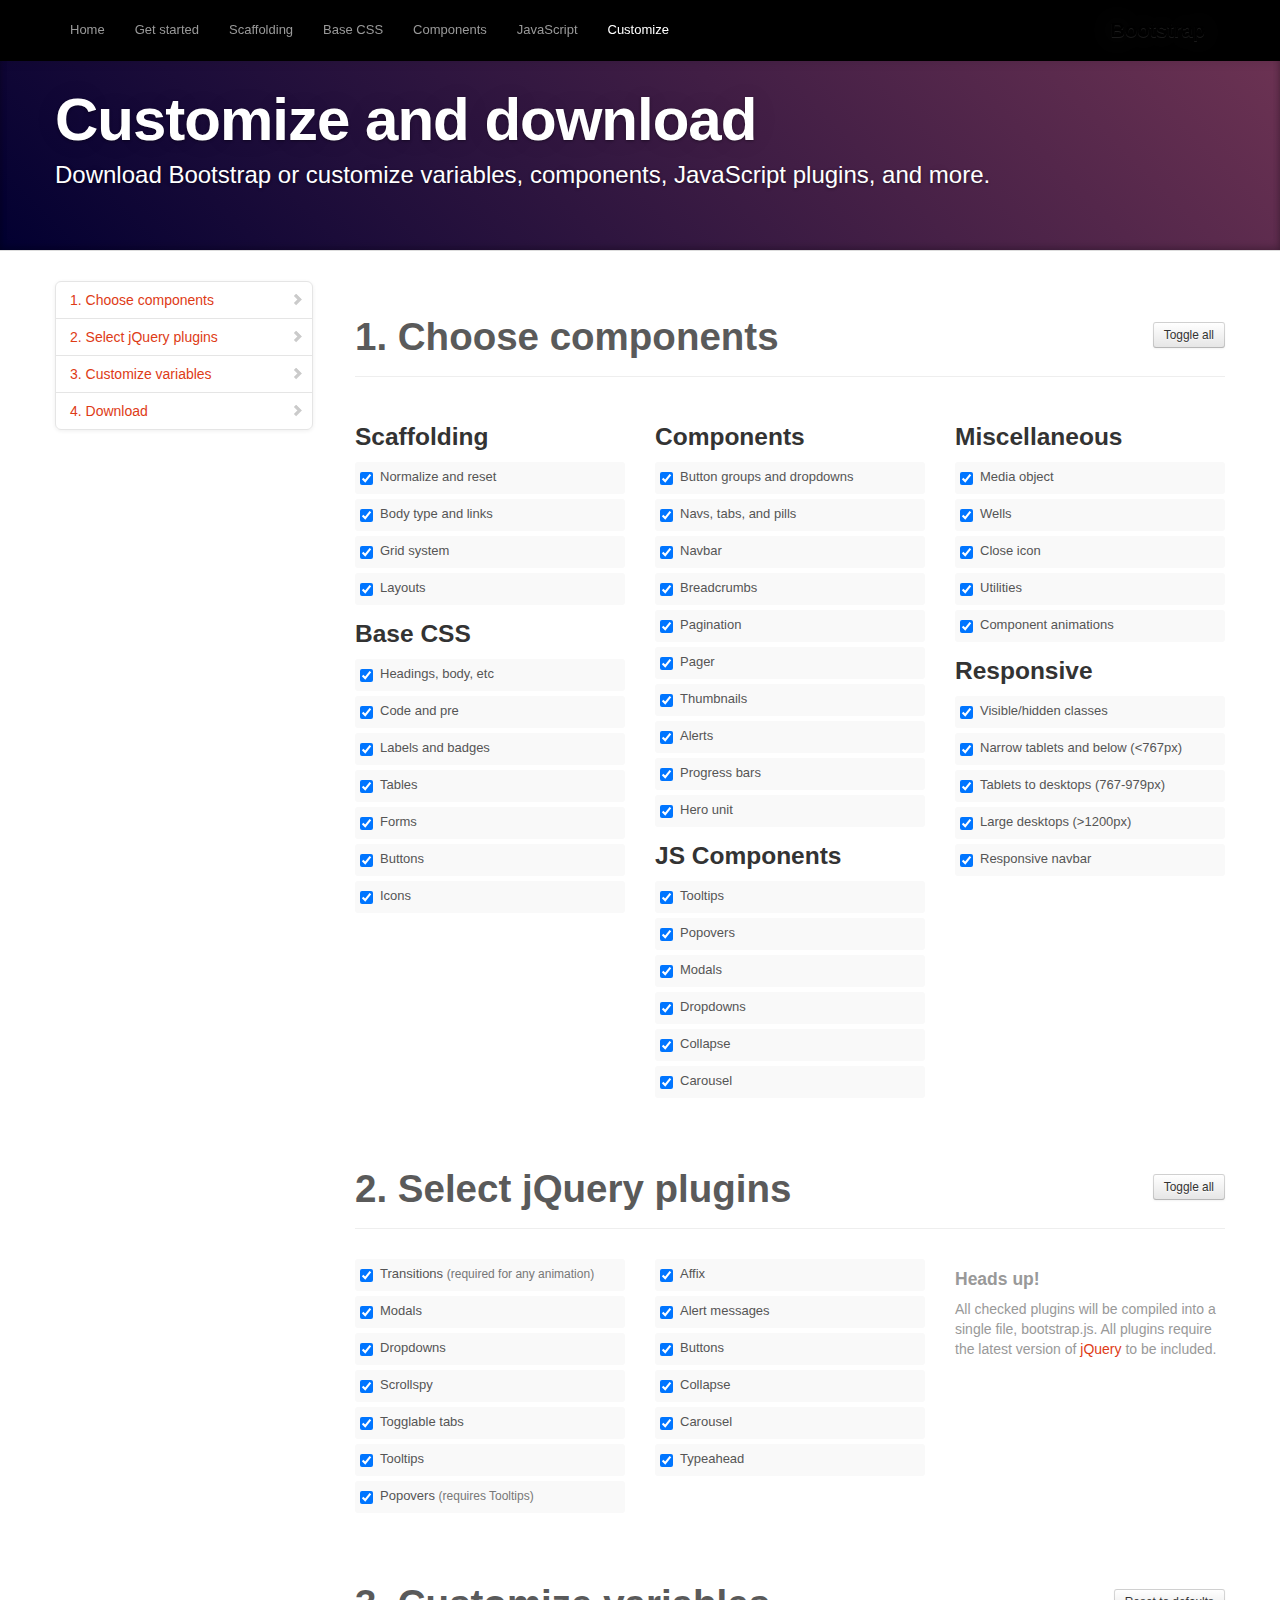
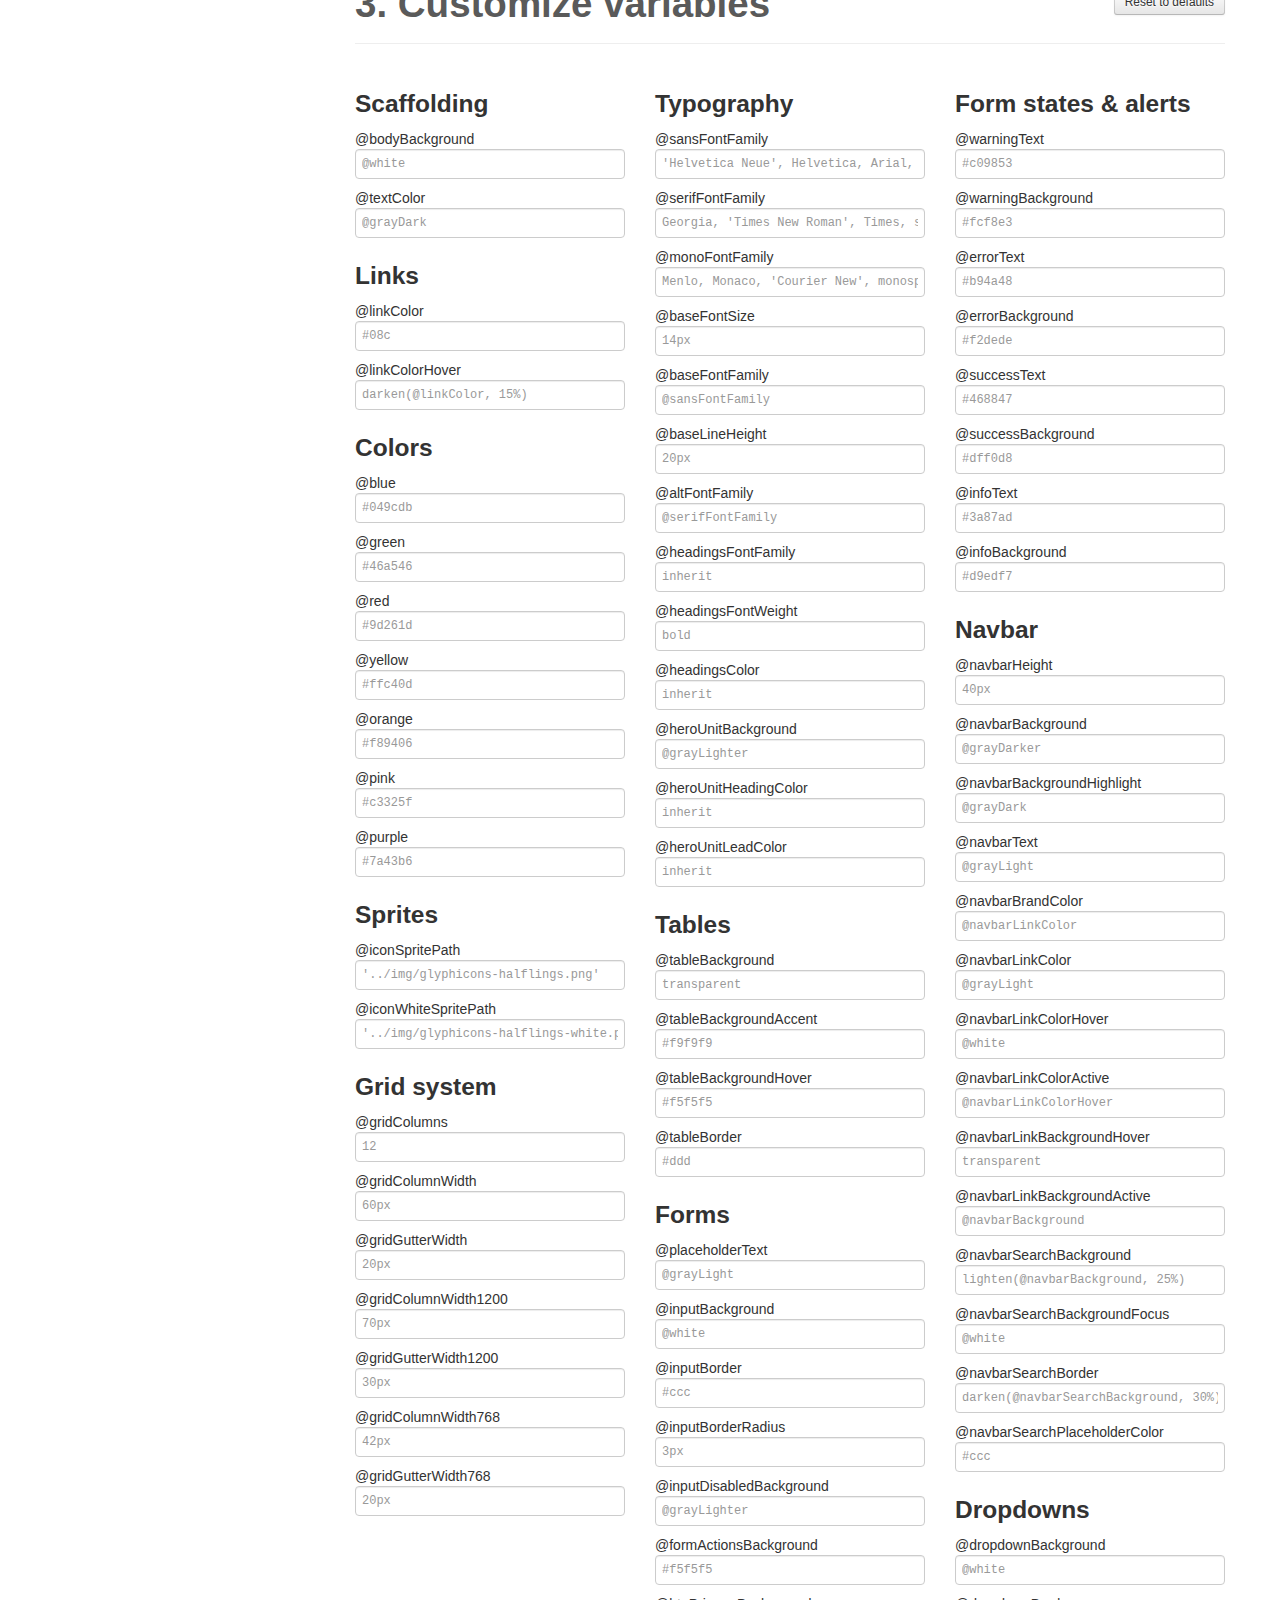
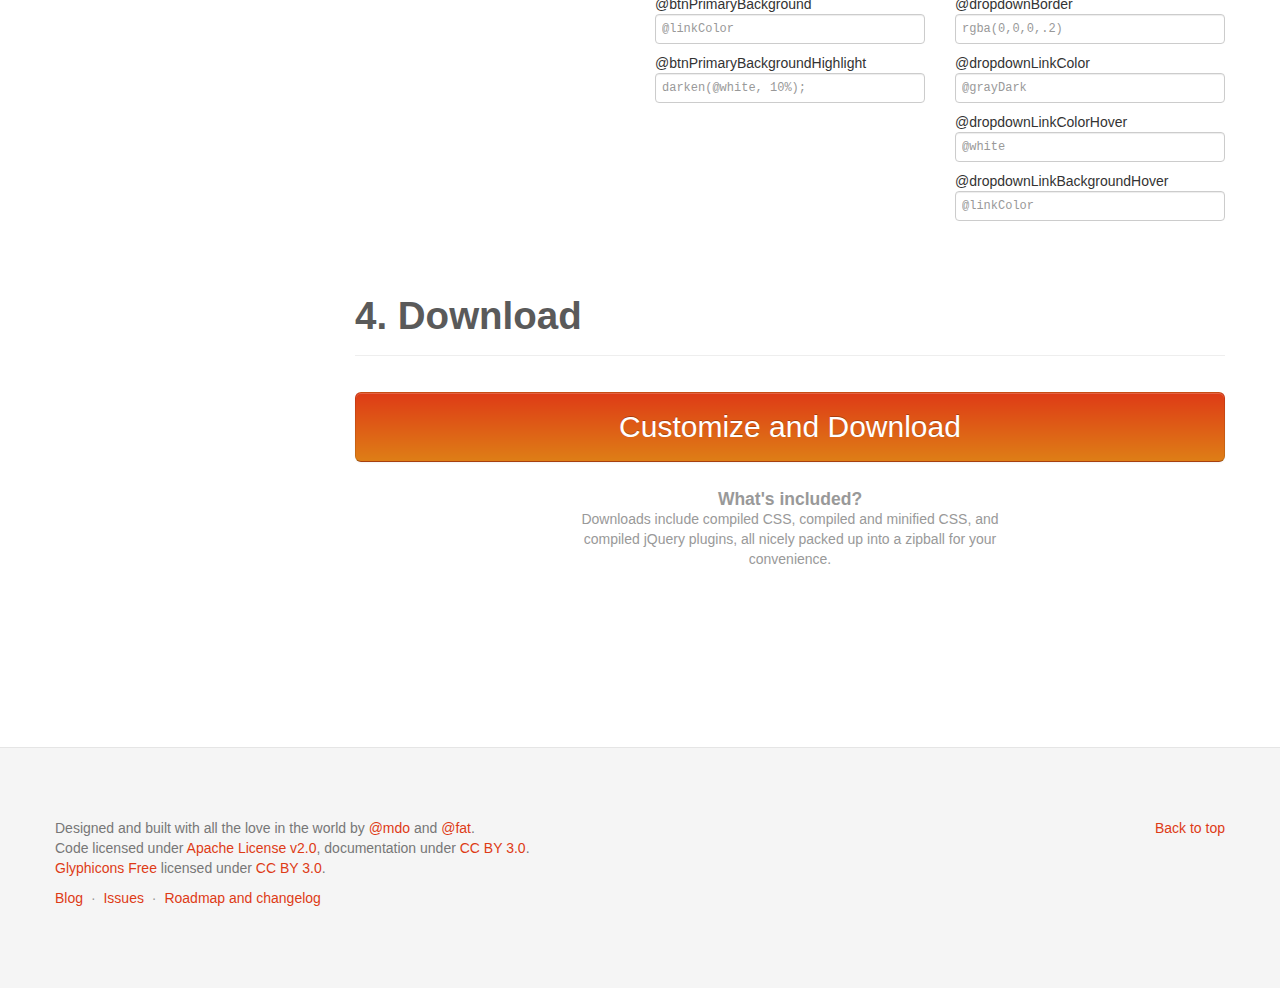
<file: customize.html>
<!DOCTYPE html>
<html lang="en">
  <head>
    <meta charset="utf-8">
    <title>Customize · Twitter Bootstrap</title>
    <meta name="viewport" content="width=device-width, initial-scale=1.0">
    <meta name="description" content="">
    <meta name="author" content="">

    <!-- Le styles -->
    <link href="assets/css/bootstrap.css" rel="stylesheet">
    <link href="assets/css/bootstrap-responsive.css" rel="stylesheet">
    <link href="assets/css/docs.css" rel="stylesheet">
    <link href="assets/js/google-code-prettify/prettify.css" rel="stylesheet">

    <!-- Le HTML5 shim, for IE6-8 support of HTML5 elements -->
    <!--[if lt IE 9]>
      <script src="http://html5shim.googlecode.com/svn/trunk/html5.js"></script>
    <![endif]-->

    <!-- Le fav and touch icons -->
    <link rel="shortcut icon" href="assets/ico/favicon.ico">
    <link rel="apple-touch-icon-precomposed" sizes="144x144" href="assets/ico/apple-touch-icon-144-precomposed.png">
    <link rel="apple-touch-icon-precomposed" sizes="114x114" href="assets/ico/apple-touch-icon-114-precomposed.png">
    <link rel="apple-touch-icon-precomposed" sizes="72x72" href="assets/ico/apple-touch-icon-72-precomposed.png">
    <link rel="apple-touch-icon-precomposed" href="assets/ico/apple-touch-icon-57-precomposed.png">

  </head>

  <body data-spy="scroll" data-target=".bs-docs-sidebar">

    <!-- Navbar
    ================================================== -->
    <div class="navbar navbar-inverse navbar-fixed-top">
      <div class="navbar-inner">
        <div class="container">
          <button type="button" class="btn btn-navbar" data-toggle="collapse" data-target=".nav-collapse">
            <span class="icon-bar"></span>
            <span class="icon-bar"></span>
            <span class="icon-bar"></span>
          </button>
          <a class="brand" href="./index.html">Bootstrap</a>
          <div class="nav-collapse collapse">
            <ul class="nav">
              <li class="">
                <a href="./index.html">Home</a>
              </li>
              <li class="">
                <a href="./getting-started.html">Get started</a>
              </li>
              <li class="">
                <a href="./scaffolding.html">Scaffolding</a>
              </li>
              <li class="">
                <a href="./base-css.html">Base CSS</a>
              </li>
              <li class="">
                <a href="./components.html">Components</a>
              </li>
              <li class="">
                <a href="./javascript.html">JavaScript</a>
              </li>
              <li class="active">
                <a href="./customize.html">Customize</a>
              </li>
            </ul>
          </div>
        </div>
      </div>
    </div>

<!-- Masthead
================================================== -->
<header class="jumbotron subhead" id="overview">
  <div class="container">
    <h1>Customize and download</h1>
    <p class="lead"><a href="https://github.com/twitter/bootstrap/zipball/master">Download Bootstrap</a> or customize variables, components, JavaScript plugins, and more.</p>
  </div>
</header>


  <div class="container">

    <!-- Docs nav
    ================================================== -->
    <div class="row">
      <div class="span3 bs-docs-sidebar">
        <ul class="nav nav-list bs-docs-sidenav">
          <li><a href="#components"><i class="icon-chevron-right"></i> 1. Choose components</a></li>
          <li><a href="#plugins"><i class="icon-chevron-right"></i> 2. Select jQuery plugins</a></li>
          <li><a href="#variables"><i class="icon-chevron-right"></i> 3. Customize variables</a></li>
          <li><a href="#download"><i class="icon-chevron-right"></i> 4. Download</a></li>
        </ul>
      </div>
      <div class="span9">


        <!-- Customize form
        ================================================== -->
        <form>
          <section class="download" id="components">
            <div class="page-header">
              <a class="btn btn-small pull-right toggle-all" href="#">Toggle all</a>
              <h1>
                1. Choose components
              </h1>
            </div>
            <div class="row download-builder">
              <div class="span3">
                <h3>Scaffolding</h3>
                <label class="checkbox"><input checked="checked" type="checkbox" value="reset.less"> Normalize and reset</label>
                <label class="checkbox"><input checked="checked" type="checkbox" value="scaffolding.less"> Body type and links</label>
                <label class="checkbox"><input checked="checked" type="checkbox" value="grid.less"> Grid system</label>
                <label class="checkbox"><input checked="checked" type="checkbox" value="layouts.less"> Layouts</label>
                <h3>Base CSS</h3>
                <label class="checkbox"><input checked="checked" type="checkbox" value="type.less"> Headings, body, etc</label>
                <label class="checkbox"><input checked="checked" type="checkbox" value="code.less"> Code and pre</label>
                <label class="checkbox"><input checked="checked" type="checkbox" value="labels-badges.less"> Labels and badges</label>
                <label class="checkbox"><input checked="checked" type="checkbox" value="tables.less"> Tables</label>
                <label class="checkbox"><input checked="checked" type="checkbox" value="forms.less"> Forms</label>
                <label class="checkbox"><input checked="checked" type="checkbox" value="buttons.less"> Buttons</label>
                <label class="checkbox"><input checked="checked" type="checkbox" value="sprites.less"> Icons</label>
              </div><!-- /span -->
              <div class="span3">
                <h3>Components</h3>
                <label class="checkbox"><input checked="checked" type="checkbox" value="button-groups.less"> Button groups and dropdowns</label>
                <label class="checkbox"><input checked="checked" type="checkbox" value="navs.less"> Navs, tabs, and pills</label>
                <label class="checkbox"><input checked="checked" type="checkbox" value="navbar.less"> Navbar</label>
                <label class="checkbox"><input checked="checked" type="checkbox" value="breadcrumbs.less"> Breadcrumbs</label>
                <label class="checkbox"><input checked="checked" type="checkbox" value="pagination.less"> Pagination</label>
                <label class="checkbox"><input checked="checked" type="checkbox" value="pager.less"> Pager</label>
                <label class="checkbox"><input checked="checked" type="checkbox" value="thumbnails.less"> Thumbnails</label>
                <label class="checkbox"><input checked="checked" type="checkbox" value="alerts.less"> Alerts</label>
                <label class="checkbox"><input checked="checked" type="checkbox" value="progress-bars.less"> Progress bars</label>
                <label class="checkbox"><input checked="checked" type="checkbox" value="hero-unit.less"> Hero unit</label>
                <h3>JS Components</h3>
                <label class="checkbox"><input checked="checked" type="checkbox" value="tooltip.less"> Tooltips</label>
                <label class="checkbox"><input checked="checked" type="checkbox" value="popovers.less"> Popovers</label>
                <label class="checkbox"><input checked="checked" type="checkbox" value="modals.less"> Modals</label>
                <label class="checkbox"><input checked="checked" type="checkbox" value="dropdowns.less"> Dropdowns</label>
                <label class="checkbox"><input checked="checked" type="checkbox" value="accordion.less"> Collapse</label>
                <label class="checkbox"><input checked="checked" type="checkbox" value="carousel.less"> Carousel</label>
              </div><!-- /span -->
              <div class="span3">
                <h3>Miscellaneous</h3>
                <label class="checkbox"><input checked="checked" type="checkbox" value="media.less"> Media object</label>
                <label class="checkbox"><input checked="checked" type="checkbox" value="wells.less"> Wells</label>
                <label class="checkbox"><input checked="checked" type="checkbox" value="close.less"> Close icon</label>
                <label class="checkbox"><input checked="checked" type="checkbox" value="utilities.less"> Utilities</label>
                <label class="checkbox"><input checked="checked" type="checkbox" value="component-animations.less"> Component animations</label>
                <h3>Responsive</h3>
                <label class="checkbox"><input checked="checked" type="checkbox" value="responsive-utilities.less"> Visible/hidden classes</label>
                <label class="checkbox"><input checked="checked" type="checkbox" value="responsive-767px-max.less"> Narrow tablets and below (<767px)</label>
                <label class="checkbox"><input checked="checked" type="checkbox" value="responsive-768px-979px.less"> Tablets to desktops (767-979px)</label>
                <label class="checkbox"><input checked="checked" type="checkbox" value="responsive-1200px-min.less"> Large desktops (>1200px)</label>
                <label class="checkbox"><input checked="checked" type="checkbox" value="responsive-navbar.less"> Responsive navbar</label>
              </div><!-- /span -->
            </div><!-- /row -->
          </section>

          <section class="download" id="plugins">
            <div class="page-header">
              <a class="btn btn-small pull-right toggle-all" href="#">Toggle all</a>
              <h1>
                2. Select jQuery plugins
              </h1>
            </div>
            <div class="row download-builder">
              <div class="span3">
                <label class="checkbox">
                  <input type="checkbox" checked="true" value="bootstrap-transition.js">
                  Transitions <small>(required for any animation)</small>
                </label>
                <label class="checkbox">
                  <input type="checkbox" checked="true" value="bootstrap-modal.js">
                  Modals
                </label>
                <label class="checkbox">
                  <input type="checkbox" checked="true" value="bootstrap-dropdown.js">
                  Dropdowns
                </label>
                <label class="checkbox">
                  <input type="checkbox" checked="true" value="bootstrap-scrollspy.js">
                  Scrollspy
                </label>
                <label class="checkbox">
                  <input type="checkbox" checked="true" value="bootstrap-tab.js">
                  Togglable tabs
                </label>
                <label class="checkbox">
                  <input type="checkbox" checked="true" value="bootstrap-tooltip.js">
                  Tooltips
                </label>
                <label class="checkbox">
                  <input type="checkbox" checked="true" value="bootstrap-popover.js">
                  Popovers <small>(requires Tooltips)</small>
                </label>
              </div><!-- /span -->
              <div class="span3">
                <label class="checkbox">
                  <input type="checkbox" checked="true" value="bootstrap-affix.js">
                  Affix
                </label>
                <label class="checkbox">
                  <input type="checkbox" checked="true" value="bootstrap-alert.js">
                  Alert messages
                </label>
                <label class="checkbox">
                  <input type="checkbox" checked="true" value="bootstrap-button.js">
                  Buttons
                </label>
                <label class="checkbox">
                  <input type="checkbox" checked="true" value="bootstrap-collapse.js">
                  Collapse
                </label>
                <label class="checkbox">
                  <input type="checkbox" checked="true" value="bootstrap-carousel.js">
                  Carousel
                </label>
                <label class="checkbox">
                  <input type="checkbox" checked="true" value="bootstrap-typeahead.js">
                  Typeahead
                </label>
              </div><!-- /span -->
              <div class="span3">
                <h4 class="muted">Heads up!</h4>
                <p class="muted">All checked plugins will be compiled into a single file, bootstrap.js. All plugins require the latest version of <a href="http://jquery.com/" target="_blank">jQuery</a> to be included.</p>
              </div><!-- /span -->
            </div><!-- /row -->
          </section>


          <section class="download" id="variables">
            <div class="page-header">
              <a class="btn btn-small pull-right toggle-all" href="#">Reset to defaults</a>
              <h1>
                3. Customize variables
              </h1>
            </div>
            <div class="row download-builder">
              <div class="span3">
                <h3>Scaffolding</h3>
                <label>@bodyBackground</label>
                <input type="text" class="span3" placeholder="@white">
                <label>@textColor</label>
                <input type="text" class="span3" placeholder="@grayDark">

                <h3>Links</h3>
                <label>@linkColor</label>
                <input type="text" class="span3" placeholder="#08c">
                <label>@linkColorHover</label>
                <input type="text" class="span3" placeholder="darken(@linkColor, 15%)">
                <h3>Colors</h3>
                <label>@blue</label>
                <input type="text" class="span3" placeholder="#049cdb">
                <label>@green</label>
                <input type="text" class="span3" placeholder="#46a546">
                <label>@red</label>
                <input type="text" class="span3" placeholder="#9d261d">
                <label>@yellow</label>
                <input type="text" class="span3" placeholder="#ffc40d">
                <label>@orange</label>
                <input type="text" class="span3" placeholder="#f89406">
                <label>@pink</label>
                <input type="text" class="span3" placeholder="#c3325f">
                <label>@purple</label>
                <input type="text" class="span3" placeholder="#7a43b6">

                <h3>Sprites</h3>
                <label>@iconSpritePath</label>
                <input type="text" class="span3" placeholder="'../img/glyphicons-halflings.png'">
                <label>@iconWhiteSpritePath</label>
                <input type="text" class="span3" placeholder="'../img/glyphicons-halflings-white.png'">

                <h3>Grid system</h3>
                <label>@gridColumns</label>
                <input type="text" class="span3" placeholder="12">
                <label>@gridColumnWidth</label>
                <input type="text" class="span3" placeholder="60px">
                <label>@gridGutterWidth</label>
                <input type="text" class="span3" placeholder="20px">
                <label>@gridColumnWidth1200</label>
                <input type="text" class="span3" placeholder="70px">
                <label>@gridGutterWidth1200</label>
                <input type="text" class="span3" placeholder="30px">
                <label>@gridColumnWidth768</label>
                <input type="text" class="span3" placeholder="42px">
                <label>@gridGutterWidth768</label>
                <input type="text" class="span3" placeholder="20px">

              </div><!-- /span -->
              <div class="span3">

                <h3>Typography</h3>
                <label>@sansFontFamily</label>
                <input type="text" class="span3" placeholder="'Helvetica Neue', Helvetica, Arial, sans-serif">
                <label>@serifFontFamily</label>
                <input type="text" class="span3" placeholder="Georgia, 'Times New Roman', Times, serif">
                <label>@monoFontFamily</label>
                <input type="text" class="span3" placeholder="Menlo, Monaco, 'Courier New', monospace">
                <label>@baseFontSize</label>
                <input type="text" class="span3" placeholder="14px">
                <label>@baseFontFamily</label>
                <input type="text" class="span3" placeholder="@sansFontFamily">
                <label>@baseLineHeight</label>
                <input type="text" class="span3" placeholder="20px">
                <label>@altFontFamily</label>
                <input type="text" class="span3" placeholder="@serifFontFamily">
                <label>@headingsFontFamily</label>
                <input type="text" class="span3" placeholder="inherit">
                <label>@headingsFontWeight</label>
                <input type="text" class="span3" placeholder="bold">
                <label>@headingsColor</label>
                <input type="text" class="span3" placeholder="inherit">
                <label>@heroUnitBackground</label>
                <input type="text" class="span3" placeholder="@grayLighter">
                <label>@heroUnitHeadingColor</label>
                <input type="text" class="span3" placeholder="inherit">
                <label>@heroUnitLeadColor</label>
                <input type="text" class="span3" placeholder="inherit">

                <h3>Tables</h3>
                <label>@tableBackground</label>
                <input type="text" class="span3" placeholder="transparent">
                <label>@tableBackgroundAccent</label>
                <input type="text" class="span3" placeholder="#f9f9f9">
                <label>@tableBackgroundHover</label>
                <input type="text" class="span3" placeholder="#f5f5f5">
                <label>@tableBorder</label>
                <input type="text" class="span3" placeholder="#ddd">

                <h3>Forms</h3>
                <label>@placeholderText</label>
                <input type="text" class="span3" placeholder="@grayLight">
                <label>@inputBackground</label>
                <input type="text" class="span3" placeholder="@white">
                <label>@inputBorder</label>
                <input type="text" class="span3" placeholder="#ccc">
                <label>@inputBorderRadius</label>
                <input type="text" class="span3" placeholder="3px">
                <label>@inputDisabledBackground</label>
                <input type="text" class="span3" placeholder="@grayLighter">
                <label>@formActionsBackground</label>
                <input type="text" class="span3" placeholder="#f5f5f5">
                <label>@btnPrimaryBackground</label>
                <input type="text" class="span3" placeholder="@linkColor">
                <label>@btnPrimaryBackgroundHighlight</label>
                <input type="text" class="span3" placeholder="darken(@white, 10%);">

              </div><!-- /span -->
              <div class="span3">

                <h3>Form states &amp; alerts</h3>
                <label>@warningText</label>
                <input type="text" class="span3" placeholder="#c09853">
                <label>@warningBackground</label>
                <input type="text" class="span3" placeholder="#fcf8e3">
                <label>@errorText</label>
                <input type="text" class="span3" placeholder="#b94a48">
                <label>@errorBackground</label>
                <input type="text" class="span3" placeholder="#f2dede">
                <label>@successText</label>
                <input type="text" class="span3" placeholder="#468847">
                <label>@successBackground</label>
                <input type="text" class="span3" placeholder="#dff0d8">
                <label>@infoText</label>
                <input type="text" class="span3" placeholder="#3a87ad">
                <label>@infoBackground</label>
                <input type="text" class="span3" placeholder="#d9edf7">

                <h3>Navbar</h3>
                <label>@navbarHeight</label>
                <input type="text" class="span3" placeholder="40px">
                <label>@navbarBackground</label>
                <input type="text" class="span3" placeholder="@grayDarker">
                <label>@navbarBackgroundHighlight</label>
                <input type="text" class="span3" placeholder="@grayDark">
                <label>@navbarText</label>
                <input type="text" class="span3" placeholder="@grayLight">
                <label>@navbarBrandColor</label>
                <input type="text" class="span3" placeholder="@navbarLinkColor">
                <label>@navbarLinkColor</label>
                <input type="text" class="span3" placeholder="@grayLight">
                <label>@navbarLinkColorHover</label>
                <input type="text" class="span3" placeholder="@white">
                <label>@navbarLinkColorActive</label>
                <input type="text" class="span3" placeholder="@navbarLinkColorHover">
                <label>@navbarLinkBackgroundHover</label>
                <input type="text" class="span3" placeholder="transparent">
                <label>@navbarLinkBackgroundActive</label>
                <input type="text" class="span3" placeholder="@navbarBackground">
                <label>@navbarSearchBackground</label>
                <input type="text" class="span3" placeholder="lighten(@navbarBackground, 25%)">
                <label>@navbarSearchBackgroundFocus</label>
                <input type="text" class="span3" placeholder="@white">
                <label>@navbarSearchBorder</label>
                <input type="text" class="span3" placeholder="darken(@navbarSearchBackground, 30%)">
                <label>@navbarSearchPlaceholderColor</label>
                <input type="text" class="span3" placeholder="#ccc">

                <h3>Dropdowns</h3>
                <label>@dropdownBackground</label>
                <input type="text" class="span3" placeholder="@white">
                <label>@dropdownBorder</label>
                <input type="text" class="span3" placeholder="rgba(0,0,0,.2)">
                <label>@dropdownLinkColor</label>
                <input type="text" class="span3" placeholder="@grayDark">
                <label>@dropdownLinkColorHover</label>
                <input type="text" class="span3" placeholder="@white">
                <label>@dropdownLinkBackgroundHover</label>
                <input type="text" class="span3" placeholder="@linkColor">
              </div><!-- /span -->
            </div><!-- /row -->
          </section>

          <section class="download" id="download">
            <div class="page-header">
              <h1>
                4. Download
              </h1>
            </div>
            <div class="download-btn">
              <a class="btn btn-primary" href="#" >Customize and Download</a>
              <h4>What's included?</h4>
              <p>Downloads include compiled CSS, compiled and minified CSS, and compiled jQuery plugins, all nicely packed up into a zipball for your convenience.</p>
            </div>
          </section><!-- /download -->
        </form>



      </div>
    </div>

  </div>



    <!-- Footer
    ================================================== -->
    <footer class="footer">
      <div class="container">
        <p class="pull-right"><a href="#">Back to top</a></p>
        <p>Designed and built with all the love in the world by <a href="http://twitter.com/mdo" target="_blank">@mdo</a> and <a href="http://twitter.com/fat" target="_blank">@fat</a>.</p>
        <p>Code licensed under <a href="http://www.apache.org/licenses/LICENSE-2.0" target="_blank">Apache License v2.0</a>, documentation under <a href="http://creativecommons.org/licenses/by/3.0/">CC BY 3.0</a>.</p>
        <p><a href="http://glyphicons.com">Glyphicons Free</a> licensed under <a href="http://creativecommons.org/licenses/by/3.0/">CC BY 3.0</a>.</p>
        <ul class="footer-links">
          <li><a href="http://blog.getbootstrap.com">Blog</a></li>
          <li class="muted">&middot;</li>
          <li><a href="https://github.com/twitter/bootstrap/issues?state=open">Issues</a></li>
          <li class="muted">&middot;</li>
          <li><a href="https://github.com/twitter/bootstrap/wiki">Roadmap and changelog</a></li>
        </ul>
      </div>
    </footer>



    <!-- Le javascript
    ================================================== -->
    <!-- Placed at the end of the document so the pages load faster -->
    <script type="text/javascript" src="http://platform.twitter.com/widgets.js"></script>
    <script src="assets/js/jquery.js"></script>
    <script src="assets/js/google-code-prettify/prettify.js"></script>
    <script src="assets/js/bootstrap-transition.js"></script>
    <script src="assets/js/bootstrap-alert.js"></script>
    <script src="assets/js/bootstrap-modal.js"></script>
    <script src="assets/js/bootstrap-dropdown.js"></script>
    <script src="assets/js/bootstrap-scrollspy.js"></script>
    <script src="assets/js/bootstrap-tab.js"></script>
    <script src="assets/js/bootstrap-tooltip.js"></script>
    <script src="assets/js/bootstrap-popover.js"></script>
    <script src="assets/js/bootstrap-button.js"></script>
    <script src="assets/js/bootstrap-collapse.js"></script>
    <script src="assets/js/bootstrap-carousel.js"></script>
    <script src="assets/js/bootstrap-typeahead.js"></script>
    <script src="assets/js/bootstrap-affix.js"></script>
    <script src="assets/js/application.js"></script>



  </body>
</html>
</file>
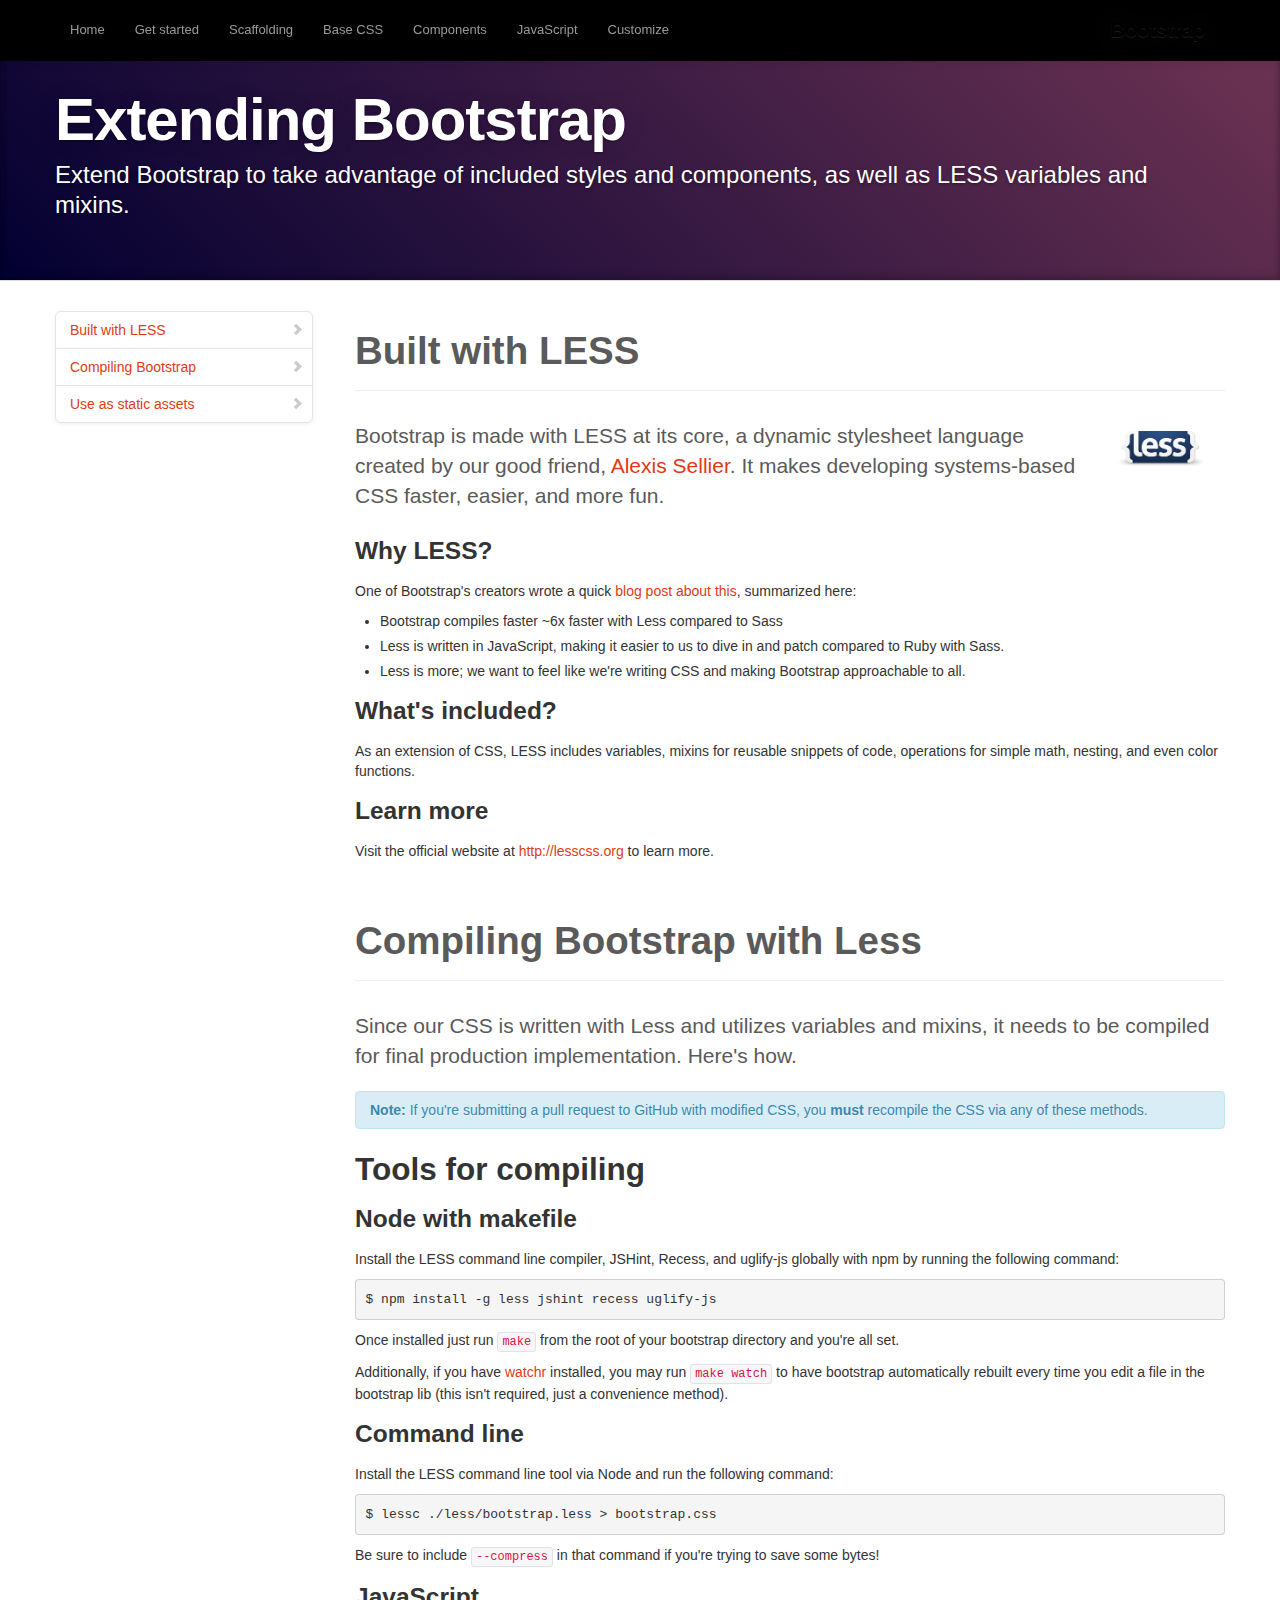
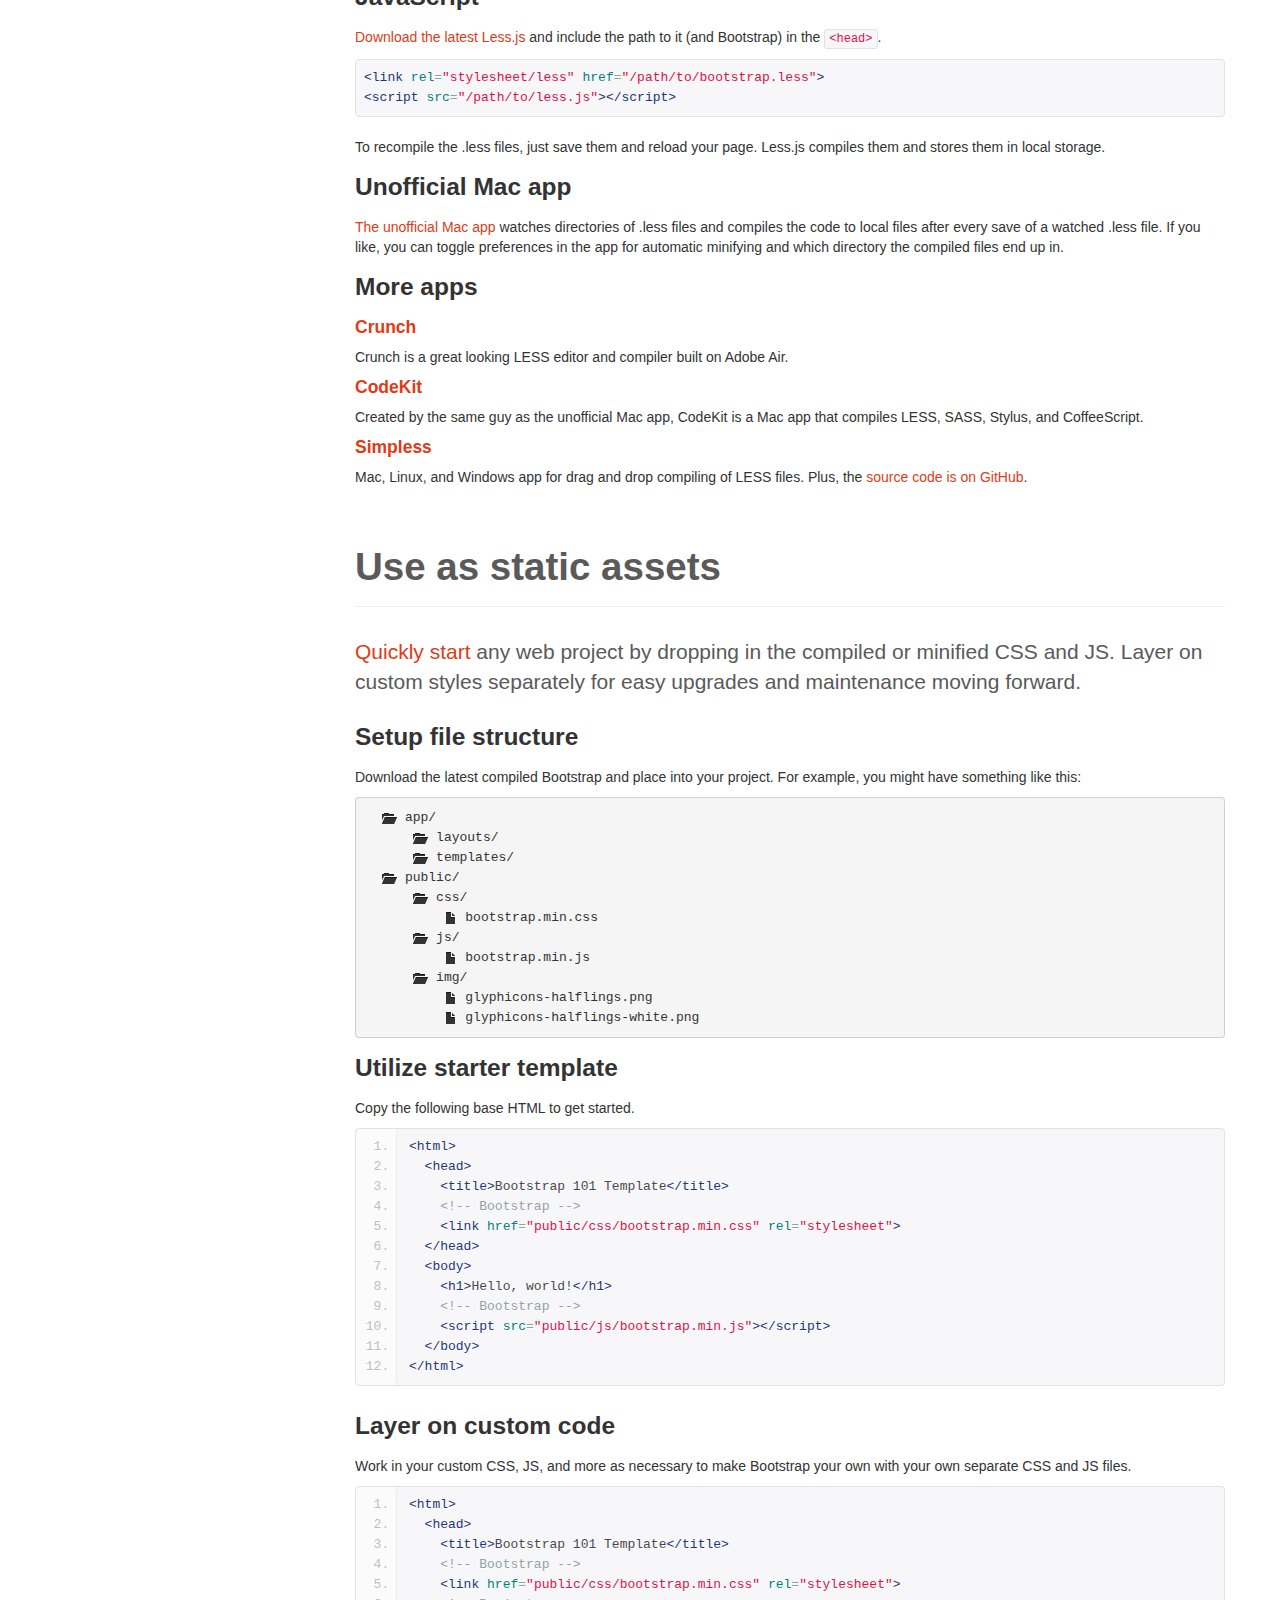
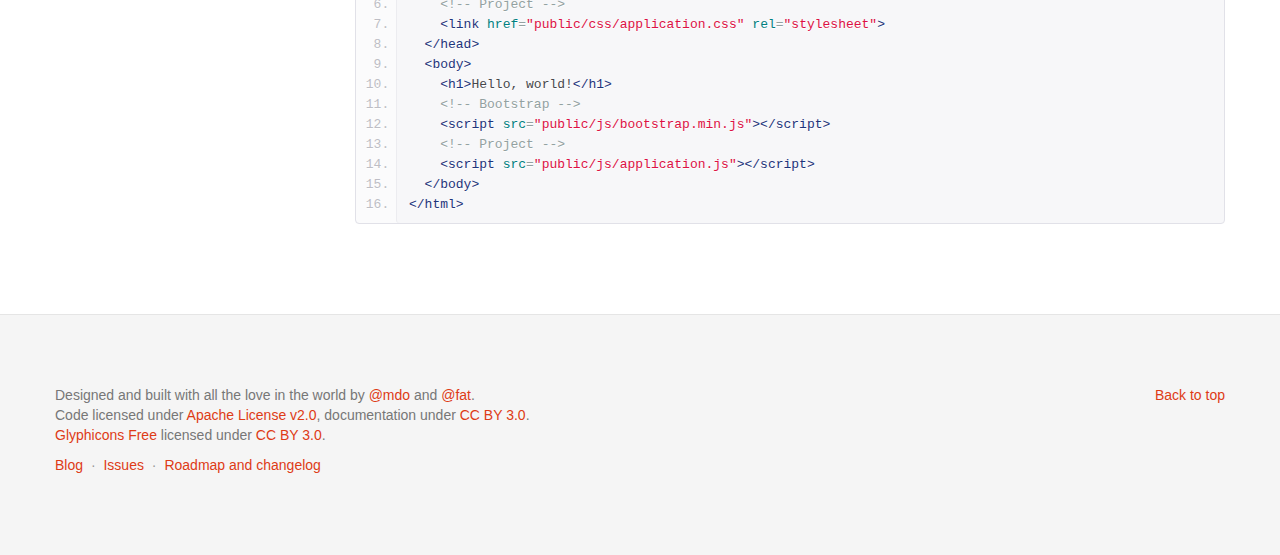
<file: extend.html>
<!DOCTYPE html>
<html lang="en">
  <head>
    <meta charset="utf-8">
    <title>Extend · Twitter Bootstrap</title>
    <meta name="viewport" content="width=device-width, initial-scale=1.0">
    <meta name="description" content="">
    <meta name="author" content="">

    <!-- Le styles -->
    <link href="assets/css/bootstrap.css" rel="stylesheet">
    <link href="assets/css/bootstrap-responsive.css" rel="stylesheet">
    <link href="assets/css/docs.css" rel="stylesheet">
    <link href="assets/js/google-code-prettify/prettify.css" rel="stylesheet">

    <!-- Le HTML5 shim, for IE6-8 support of HTML5 elements -->
    <!--[if lt IE 9]>
      <script src="http://html5shim.googlecode.com/svn/trunk/html5.js"></script>
    <![endif]-->

    <!-- Le fav and touch icons -->
    <link rel="shortcut icon" href="assets/ico/favicon.ico">
    <link rel="apple-touch-icon-precomposed" sizes="144x144" href="assets/ico/apple-touch-icon-144-precomposed.png">
    <link rel="apple-touch-icon-precomposed" sizes="114x114" href="assets/ico/apple-touch-icon-114-precomposed.png">
    <link rel="apple-touch-icon-precomposed" sizes="72x72" href="assets/ico/apple-touch-icon-72-precomposed.png">
    <link rel="apple-touch-icon-precomposed" href="assets/ico/apple-touch-icon-57-precomposed.png">

  </head>

  <body data-spy="scroll" data-target=".bs-docs-sidebar">

    <!-- Navbar
    ================================================== -->
    <div class="navbar navbar-inverse navbar-fixed-top">
      <div class="navbar-inner">
        <div class="container">
          <button type="button" class="btn btn-navbar" data-toggle="collapse" data-target=".nav-collapse">
            <span class="icon-bar"></span>
            <span class="icon-bar"></span>
            <span class="icon-bar"></span>
          </button>
          <a class="brand" href="./index.html">Bootstrap</a>
          <div class="nav-collapse collapse">
            <ul class="nav">
              <li class="">
                <a href="./index.html">Home</a>
              </li>
              <li class="">
                <a href="./getting-started.html">Get started</a>
              </li>
              <li class="">
                <a href="./scaffolding.html">Scaffolding</a>
              </li>
              <li class="">
                <a href="./base-css.html">Base CSS</a>
              </li>
              <li class="">
                <a href="./components.html">Components</a>
              </li>
              <li class="">
                <a href="./javascript.html">JavaScript</a>
              </li>
              <li class="">
                <a href="./customize.html">Customize</a>
              </li>
            </ul>
          </div>
        </div>
      </div>
    </div>

<!-- Subhead
================================================== -->
<header class="jumbotron subhead" id="overview">
  <div class="container">
    <h1>Extending Bootstrap</h1>
    <p class="lead">Extend Bootstrap to take advantage of included styles and components, as well as LESS variables and mixins.</p>
  <div>
</header>

  <div class="container">

    <!-- Docs nav
    ================================================== -->
    <div class="row">
      <div class="span3 bs-docs-sidebar">
        <ul class="nav nav-list bs-docs-sidenav">
          <li><a href="#built-with-less"><i class="icon-chevron-right"></i> Built with LESS</a></li>
          <li><a href="#compiling"><i class="icon-chevron-right"></i> Compiling Bootstrap</a></li>
          <li><a href="#static-assets"><i class="icon-chevron-right"></i> Use as static assets</a></li>
        </ul>
      </div>
      <div class="span9">



        <!-- BUILT WITH LESS
        ================================================== -->
        <section id="built-with-less">
          <div class="page-header">
            <h1>Built with LESS</h1>
          </div>

          <img style="float: right; height: 36px; margin: 10px 20px 20px" src="assets/img/less-logo-large.png" alt="LESS CSS">
          <p class="lead">Bootstrap is made with LESS at its core, a dynamic stylesheet language created by our good friend, <a href="http://cloudhead.io">Alexis Sellier</a>. It makes developing systems-based CSS faster, easier, and more fun.</p>

          <h3>Why LESS?</h3>
          <p>One of Bootstrap's creators wrote a quick <a href="http://www.wordsbyf.at/2012/03/08/why-less/">blog post about this</a>, summarized here:</p>
          <ul>
            <li>Bootstrap compiles faster ~6x faster with Less compared to Sass</li>
            <li>Less is written in JavaScript, making it easier to us to dive in and patch compared to Ruby with Sass.</li>
            <li>Less is more; we want to feel like we're writing CSS and making Bootstrap approachable to all.</li>
          </ul>

          <h3>What's included?</h3>
          <p>As an extension of CSS, LESS includes variables, mixins for reusable snippets of code, operations for simple math, nesting, and even color functions.</p>

          <h3>Learn more</h3>
          <p>Visit the official website at <a href="http://lesscss.org">http://lesscss.org</a> to learn more.</p>
        </section>



        <!-- COMPILING LESS AND BOOTSTRAP
        ================================================== -->
        <section id="compiling">
          <div class="page-header">
            <h1>Compiling Bootstrap with Less</h1>
          </div>

          <p class="lead">Since our CSS is written with Less and utilizes variables and mixins, it needs to be compiled for final production implementation. Here's how.</p>

          <div class="alert alert-info">
            <strong>Note:</strong> If you're submitting a pull request to GitHub with modified CSS, you <strong>must</strong> recompile the CSS via any of these methods.
          </div>

          <h2>Tools for compiling</h2>

          <h3>Node with makefile</h3>
          <p>Install the LESS command line compiler, JSHint, Recess, and uglify-js globally with npm by running the following command:</p>
          <pre>$ npm install -g less jshint recess uglify-js</pre>
          <p>Once installed just run <code>make</code> from the root of your bootstrap directory and you're all set.</p>
          <p>Additionally, if you have <a href="https://github.com/mynyml/watchr">watchr</a> installed, you may run <code>make watch</code> to have bootstrap automatically rebuilt every time you edit a file in the bootstrap lib (this isn't required, just a convenience method).</p>

          <h3>Command line</h3>
          <p>Install the LESS command line tool via Node and run the following command:</p>
          <pre>$ lessc ./less/bootstrap.less > bootstrap.css</pre>
          <p>Be sure to include <code>--compress</code> in that command if you're trying to save some bytes!</p>

          <h3>JavaScript</h3>
          <p><a href="http://lesscss.org/">Download the latest Less.js</a> and include the path to it (and Bootstrap) in the <code>&lt;head&gt;</code>.</p>
<pre class="prettyprint">
&lt;link rel="stylesheet/less" href="/path/to/bootstrap.less"&gt;
&lt;script src="/path/to/less.js"&gt;&lt;/script&gt;
</pre>
          <p>To recompile the .less files, just save them and reload your page. Less.js compiles them and stores them in local storage.</p>

          <h3>Unofficial Mac app</h3>
          <p><a href="http://incident57.com/less/">The unofficial Mac app</a> watches directories of .less files and compiles the code to local files after every save of a watched .less file. If you like, you can toggle preferences in the app for automatic minifying and which directory the compiled files end up in.</p>

          <h3>More apps</h3>
          <h4><a href="http://crunchapp.net/" target="_blank">Crunch</a></h4>
          <p>Crunch is a great looking LESS editor and compiler built on Adobe Air.</p>
          <h4><a href="http://incident57.com/codekit/" target="_blank">CodeKit</a></h4>
          <p>Created by the same guy as the unofficial Mac app, CodeKit is a Mac app that compiles LESS, SASS, Stylus, and CoffeeScript.</p>
          <h4><a href="http://wearekiss.com/simpless" target="_blank">Simpless</a></h4>
          <p>Mac, Linux, and Windows app for drag and drop compiling of LESS files. Plus, the <a href="https://github.com/Paratron/SimpLESS" target="_blank">source code is on GitHub</a>.</p>

        </section>



        <!-- Static assets
        ================================================== -->
        <section id="static-assets">
          <div class="page-header">
            <h1>Use as static assets</h1>
          </div>
          <p class="lead"><a href="./getting-started.html">Quickly start</a> any web project by dropping in the compiled or minified CSS and JS. Layer on custom styles separately for easy upgrades and maintenance moving forward.</p>

          <h3>Setup file structure</h3>
          <p>Download the latest compiled Bootstrap and place into your project. For example, you might have something like this:</p>
<pre>
  <span class="icon-folder-open"></span> app/
      <span class="icon-folder-open"></span> layouts/
      <span class="icon-folder-open"></span> templates/
  <span class="icon-folder-open"></span> public/
      <span class="icon-folder-open"></span> css/
          <span class="icon-file"></span> bootstrap.min.css
      <span class="icon-folder-open"></span> js/
          <span class="icon-file"></span> bootstrap.min.js
      <span class="icon-folder-open"></span> img/
          <span class="icon-file"></span> glyphicons-halflings.png
          <span class="icon-file"></span> glyphicons-halflings-white.png
</pre>

          <h3>Utilize starter template</h3>
          <p>Copy the following base HTML to get started.</p>
<pre class="prettyprint linenums">
&lt;html&gt;
  &lt;head&gt;
    &lt;title&gt;Bootstrap 101 Template&lt;/title&gt;
    &lt;!-- Bootstrap --&gt;
    &lt;link href="public/css/bootstrap.min.css" rel="stylesheet"&gt;
  &lt;/head&gt;
  &lt;body&gt;
    &lt;h1&gt;Hello, world!&lt;/h1&gt;
    &lt;!-- Bootstrap --&gt;
    &lt;script src="public/js/bootstrap.min.js"&gt;&lt;/script&gt;
  &lt;/body&gt;
&lt;/html&gt;
</pre>

          <h3>Layer on custom code</h3>
          <p>Work in your custom CSS, JS, and more as necessary to make Bootstrap your own with your own separate CSS and JS files.</p>
<pre class="prettyprint linenums">
&lt;html&gt;
  &lt;head&gt;
    &lt;title&gt;Bootstrap 101 Template&lt;/title&gt;
    &lt;!-- Bootstrap --&gt;
    &lt;link href="public/css/bootstrap.min.css" rel="stylesheet"&gt;
    &lt;!-- Project --&gt;
    &lt;link href="public/css/application.css" rel="stylesheet"&gt;
  &lt;/head&gt;
  &lt;body&gt;
    &lt;h1&gt;Hello, world!&lt;/h1&gt;
    &lt;!-- Bootstrap --&gt;
    &lt;script src="public/js/bootstrap.min.js"&gt;&lt;/script&gt;
    &lt;!-- Project --&gt;
    &lt;script src="public/js/application.js"&gt;&lt;/script&gt;
  &lt;/body&gt;
&lt;/html&gt;
</pre>

        </section>

      </div>
    </div>

  </div>



    <!-- Footer
    ================================================== -->
    <footer class="footer">
      <div class="container">
        <p class="pull-right"><a href="#">Back to top</a></p>
        <p>Designed and built with all the love in the world by <a href="http://twitter.com/mdo" target="_blank">@mdo</a> and <a href="http://twitter.com/fat" target="_blank">@fat</a>.</p>
        <p>Code licensed under <a href="http://www.apache.org/licenses/LICENSE-2.0" target="_blank">Apache License v2.0</a>, documentation under <a href="http://creativecommons.org/licenses/by/3.0/">CC BY 3.0</a>.</p>
        <p><a href="http://glyphicons.com">Glyphicons Free</a> licensed under <a href="http://creativecommons.org/licenses/by/3.0/">CC BY 3.0</a>.</p>
        <ul class="footer-links">
          <li><a href="http://blog.getbootstrap.com">Blog</a></li>
          <li class="muted">&middot;</li>
          <li><a href="https://github.com/twitter/bootstrap/issues?state=open">Issues</a></li>
          <li class="muted">&middot;</li>
          <li><a href="https://github.com/twitter/bootstrap/wiki">Roadmap and changelog</a></li>
        </ul>
      </div>
    </footer>



    <!-- Le javascript
    ================================================== -->
    <!-- Placed at the end of the document so the pages load faster -->
    <script type="text/javascript" src="http://platform.twitter.com/widgets.js"></script>
    <script src="assets/js/jquery.js"></script>
    <script src="assets/js/google-code-prettify/prettify.js"></script>
    <script src="assets/js/bootstrap-transition.js"></script>
    <script src="assets/js/bootstrap-alert.js"></script>
    <script src="assets/js/bootstrap-modal.js"></script>
    <script src="assets/js/bootstrap-dropdown.js"></script>
    <script src="assets/js/bootstrap-scrollspy.js"></script>
    <script src="assets/js/bootstrap-tab.js"></script>
    <script src="assets/js/bootstrap-tooltip.js"></script>
    <script src="assets/js/bootstrap-popover.js"></script>
    <script src="assets/js/bootstrap-button.js"></script>
    <script src="assets/js/bootstrap-collapse.js"></script>
    <script src="assets/js/bootstrap-carousel.js"></script>
    <script src="assets/js/bootstrap-typeahead.js"></script>
    <script src="assets/js/bootstrap-affix.js"></script>
    <script src="assets/js/application.js"></script>



  </body>
</html>
</file>
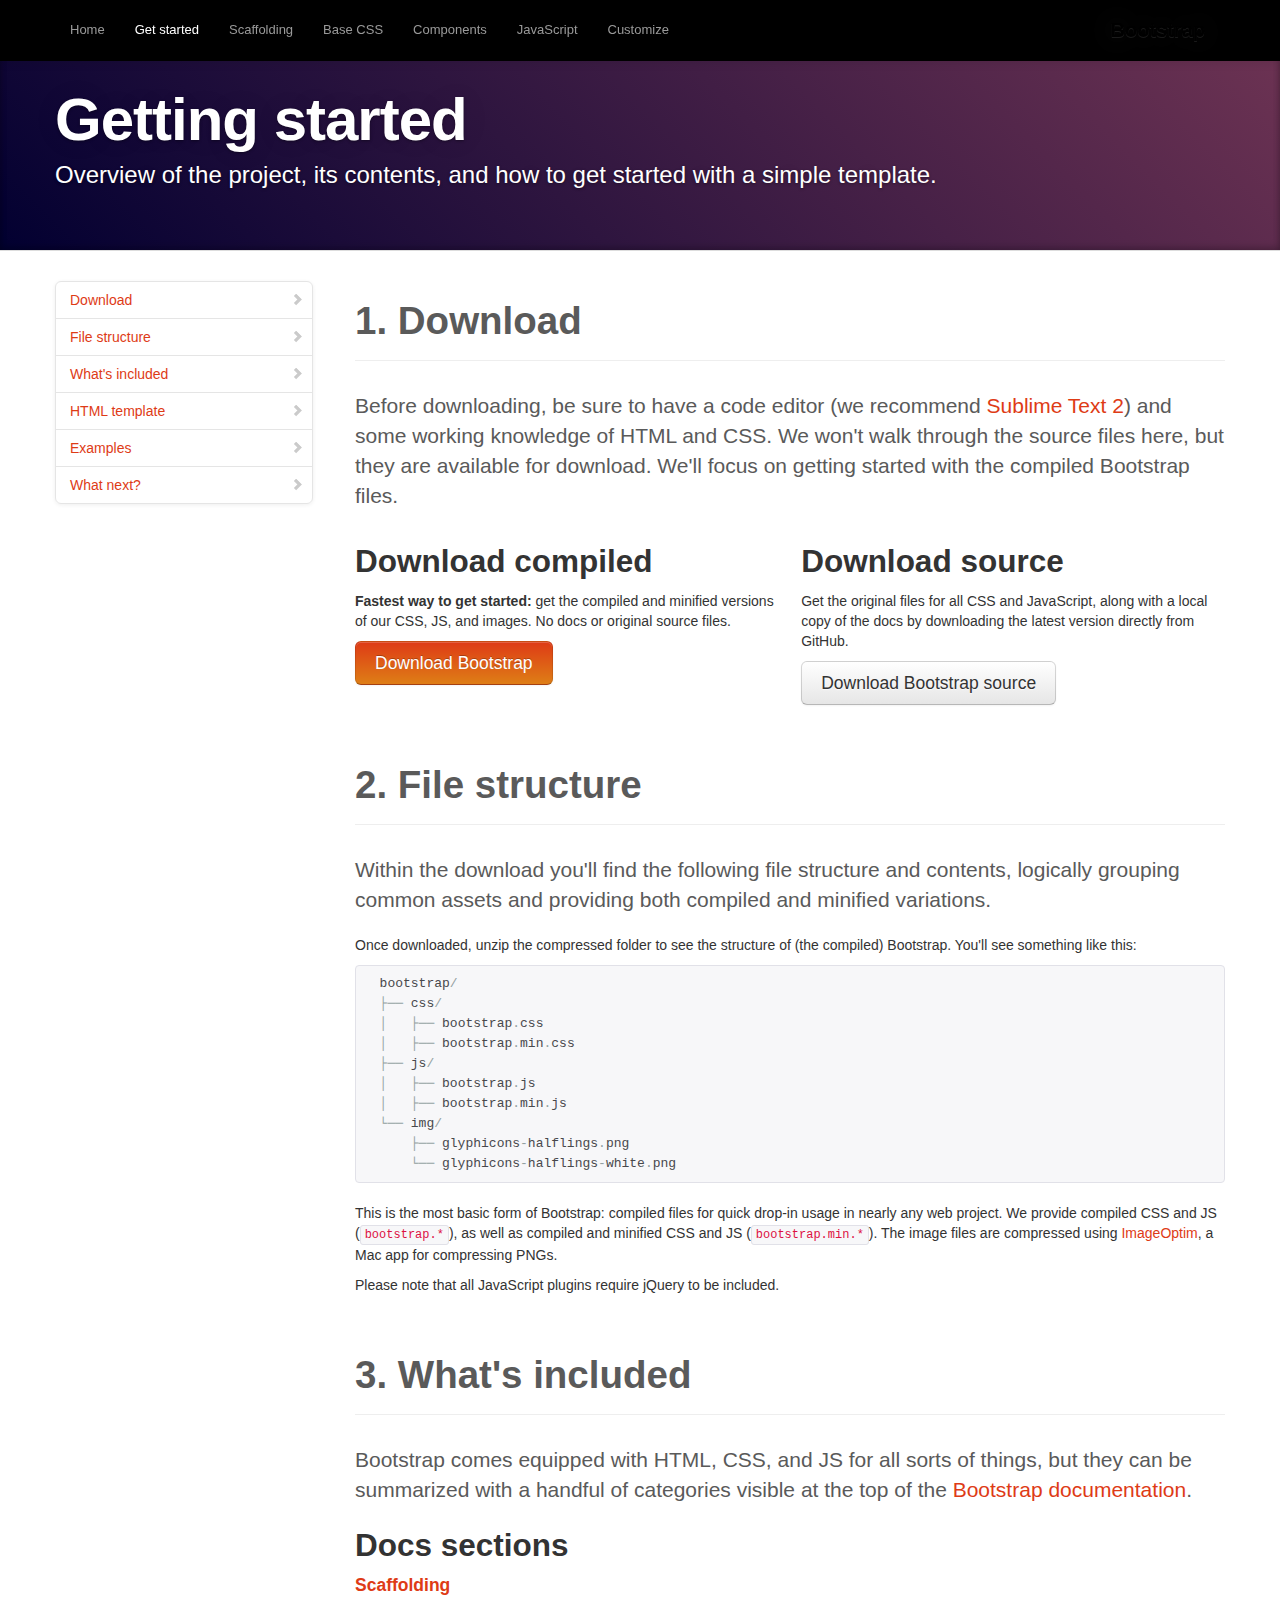
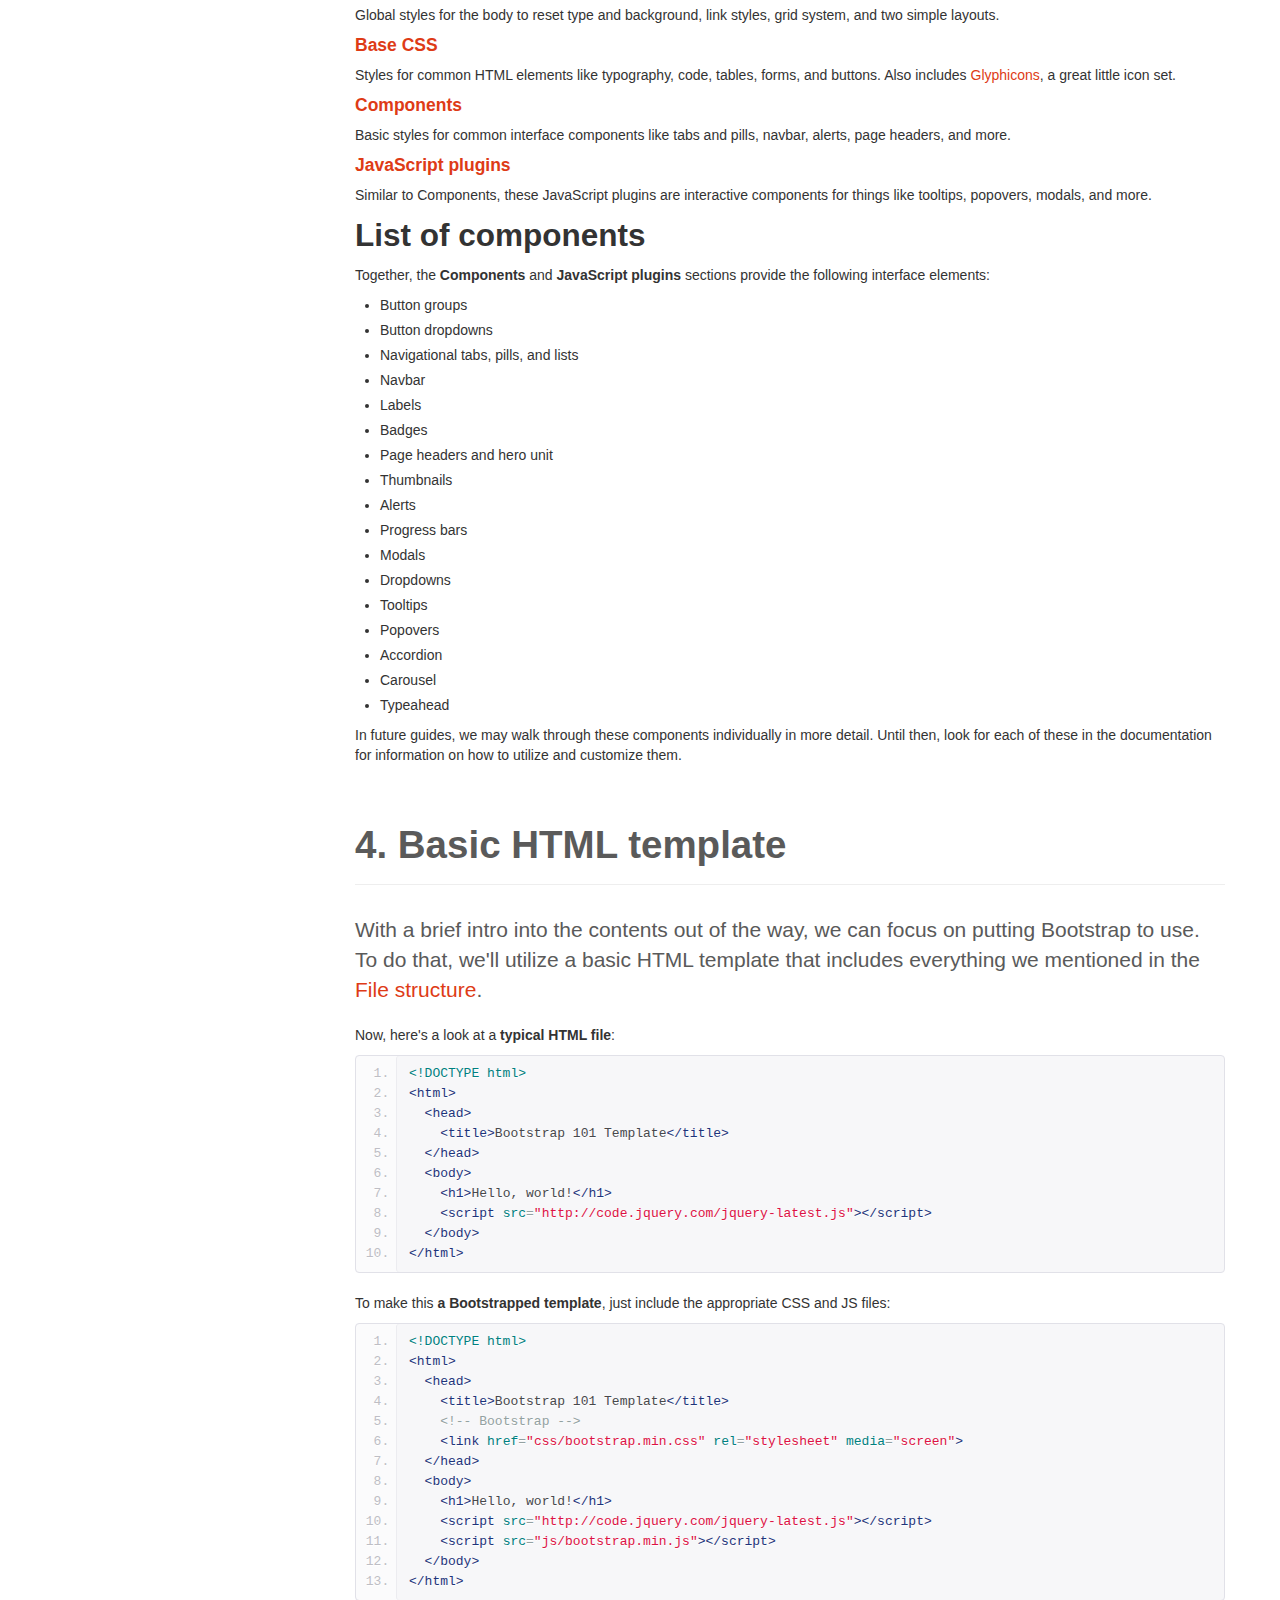
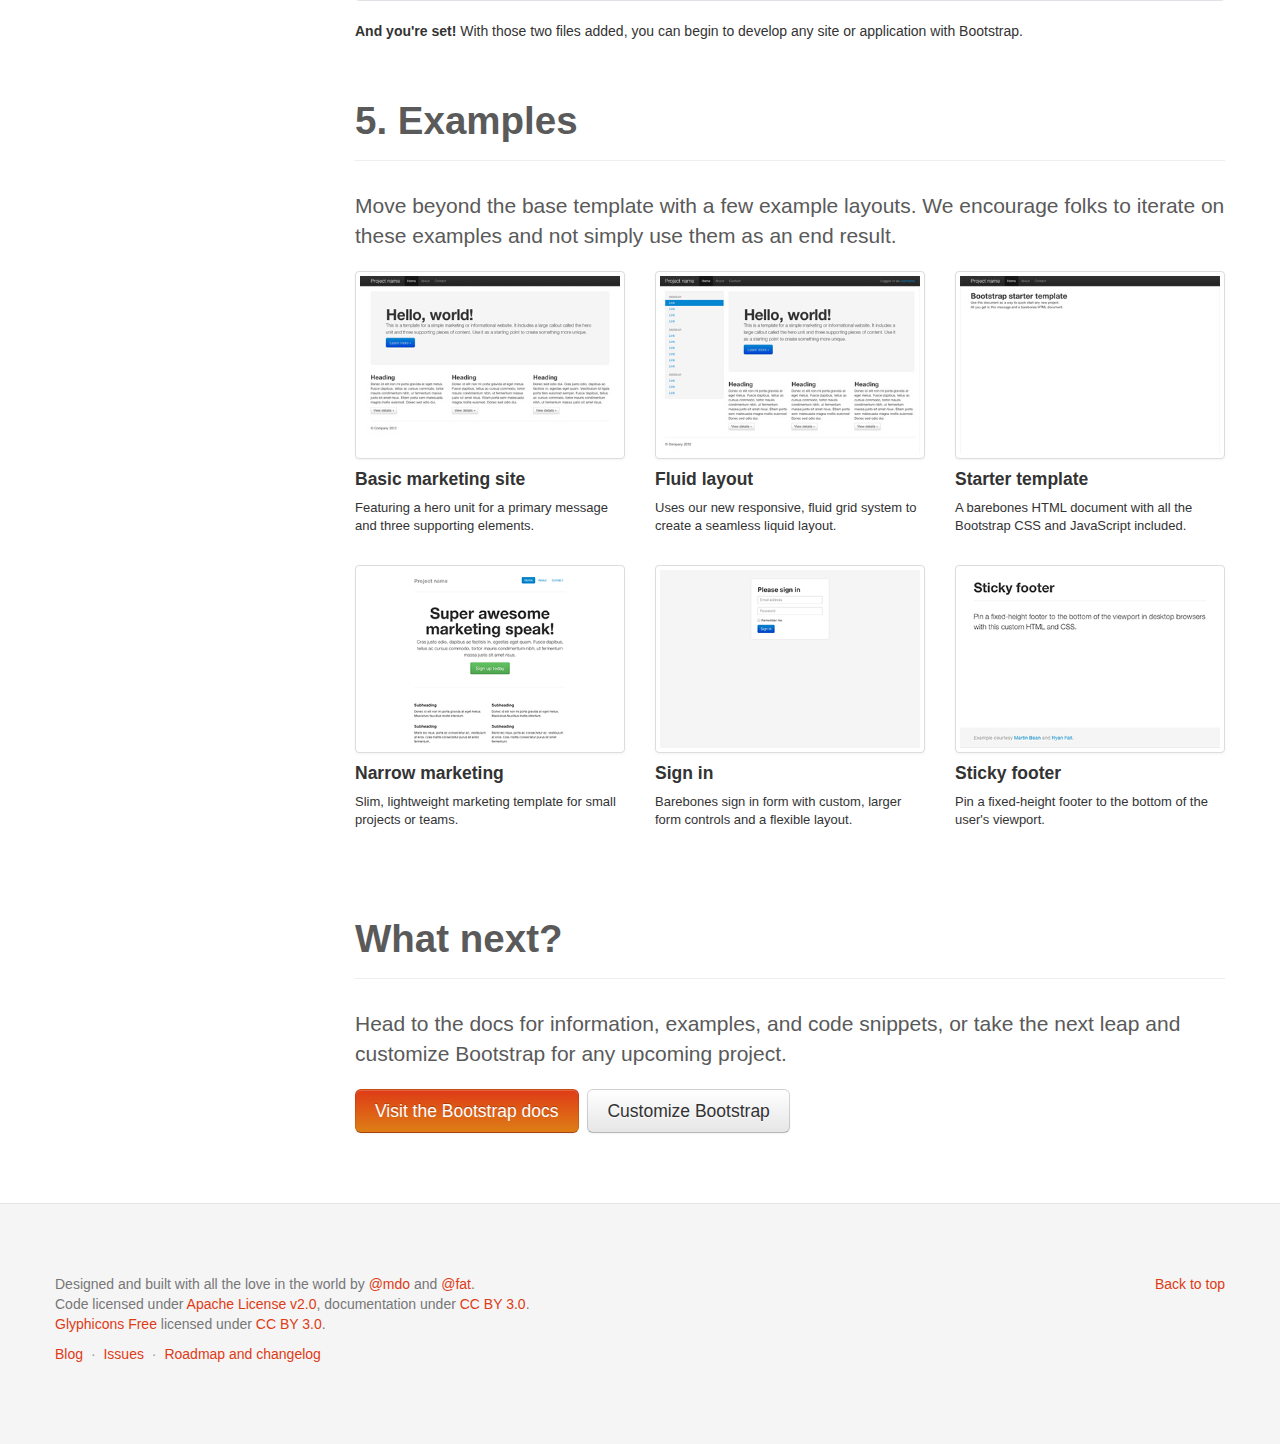
<file: getting-started.html>
<!DOCTYPE html>
<html lang="en">
  <head>
    <meta charset="utf-8">
    <title>Getting · Twitter Bootstrap</title>
    <meta name="viewport" content="width=device-width, initial-scale=1.0">
    <meta name="description" content="">
    <meta name="author" content="">

    <!-- Le styles -->
    <link href="assets/css/bootstrap.css" rel="stylesheet">
    <link href="assets/css/bootstrap-responsive.css" rel="stylesheet">
    <link href="assets/css/docs.css" rel="stylesheet">
    <link href="assets/js/google-code-prettify/prettify.css" rel="stylesheet">

    <!-- Le HTML5 shim, for IE6-8 support of HTML5 elements -->
    <!--[if lt IE 9]>
      <script src="http://html5shim.googlecode.com/svn/trunk/html5.js"></script>
    <![endif]-->

    <!-- Le fav and touch icons -->
    <link rel="shortcut icon" href="assets/ico/favicon.ico">
    <link rel="apple-touch-icon-precomposed" sizes="144x144" href="assets/ico/apple-touch-icon-144-precomposed.png">
    <link rel="apple-touch-icon-precomposed" sizes="114x114" href="assets/ico/apple-touch-icon-114-precomposed.png">
    <link rel="apple-touch-icon-precomposed" sizes="72x72" href="assets/ico/apple-touch-icon-72-precomposed.png">
    <link rel="apple-touch-icon-precomposed" href="assets/ico/apple-touch-icon-57-precomposed.png">

  </head>

  <body data-spy="scroll" data-target=".bs-docs-sidebar">

    <!-- Navbar
    ================================================== -->
    <div class="navbar navbar-inverse navbar-fixed-top">
      <div class="navbar-inner">
        <div class="container">
          <button type="button" class="btn btn-navbar" data-toggle="collapse" data-target=".nav-collapse">
            <span class="icon-bar"></span>
            <span class="icon-bar"></span>
            <span class="icon-bar"></span>
          </button>
          <a class="brand" href="./index.html">Bootstrap</a>
          <div class="nav-collapse collapse">
            <ul class="nav">
              <li class="">
                <a href="./index.html">Home</a>
              </li>
              <li class="active">
                <a href="./getting-started.html">Get started</a>
              </li>
              <li class="">
                <a href="./scaffolding.html">Scaffolding</a>
              </li>
              <li class="">
                <a href="./base-css.html">Base CSS</a>
              </li>
              <li class="">
                <a href="./components.html">Components</a>
              </li>
              <li class="">
                <a href="./javascript.html">JavaScript</a>
              </li>
              <li class="">
                <a href="./customize.html">Customize</a>
              </li>
            </ul>
          </div>
        </div>
      </div>
    </div>

<!-- Subhead
================================================== -->
<header class="jumbotron subhead" id="overview">
  <div class="container">
    <h1>Getting started</h1>
    <p class="lead">Overview of the project, its contents, and how to get started with a simple template.</p>
  </div>
</header>


  <div class="container">

    <!-- Docs nav
    ================================================== -->
    <div class="row">
      <div class="span3 bs-docs-sidebar">
        <ul class="nav nav-list bs-docs-sidenav">
          <li><a href="#download-bootstrap"><i class="icon-chevron-right"></i> Download</a></li>
          <li><a href="#file-structure"><i class="icon-chevron-right"></i> File structure</a></li>
          <li><a href="#contents"><i class="icon-chevron-right"></i> What's included</a></li>
          <li><a href="#html-template"><i class="icon-chevron-right"></i> HTML template</a></li>
          <li><a href="#examples"><i class="icon-chevron-right"></i> Examples</a></li>
          <li><a href="#what-next"><i class="icon-chevron-right"></i> What next?</a></li>
        </ul>
      </div>
      <div class="span9">



        <!-- Download
        ================================================== -->
        <section id="download-bootstrap">
          <div class="page-header">
            <h1>1. Download</h1>
          </div>
          <p class="lead">Before downloading, be sure to have a code editor (we recommend <a href="http://sublimetext.com/2">Sublime Text 2</a>) and some working knowledge of HTML and CSS. We won't walk through the source files here, but they are available for download. We'll focus on getting started with the compiled Bootstrap files.</p>

          <div class="row-fluid">
            <div class="span6">
              <h2>Download compiled</h2>
              <p><strong>Fastest way to get started:</strong> get the compiled and minified versions of our CSS, JS, and images. No docs or original source files.</p>
              <p><a class="btn btn-large btn-primary" href="assets/bootstrap.zip" >Download Bootstrap</a></p>
            </div>
            <div class="span6">
              <h2>Download source</h2>
              <p>Get the original files for all CSS and JavaScript, along with a local copy of the docs by downloading the latest version directly from GitHub.</p>
              <p><a class="btn btn-large" href="https://github.com/twitter/bootstrap/zipball/master" >Download Bootstrap source</a></p>
            </div>
          </div>
        </section>



        <!-- File structure
        ================================================== -->
        <section id="file-structure">
          <div class="page-header">
            <h1>2. File structure</h1>
          </div>
          <p class="lead">Within the download you'll find the following file structure and contents, logically grouping common assets and providing both compiled and minified variations.</p>
          <p>Once downloaded, unzip the compressed folder to see the structure of (the compiled) Bootstrap. You'll see something like this:</p>
<pre class="prettyprint">
  bootstrap/
  ├── css/
  │   ├── bootstrap.css
  │   ├── bootstrap.min.css
  ├── js/
  │   ├── bootstrap.js
  │   ├── bootstrap.min.js
  └── img/
      ├── glyphicons-halflings.png
      └── glyphicons-halflings-white.png
</pre>
          <p>This is the most basic form of Bootstrap: compiled files for quick drop-in usage in nearly any web project. We provide compiled CSS and JS (<code>bootstrap.*</code>), as well as compiled and minified CSS and JS (<code>bootstrap.min.*</code>). The image files are compressed using <a href="http://imageoptim.com/">ImageOptim</a>, a Mac app for compressing PNGs.</p>
          <p>Please note that all JavaScript plugins require jQuery to be included.</p>
        </section>



        <!-- Contents
        ================================================== -->
        <section id="contents">
          <div class="page-header">
            <h1>3. What's included</h1>
          </div>
          <p class="lead">Bootstrap comes equipped with HTML, CSS, and JS for all sorts of things, but they can be summarized with a handful of categories visible at the top of the <a href="http://getbootstrap.com">Bootstrap documentation</a>.</p>

          <h2>Docs sections</h2>
          <h4><a href="http://twitter.github.com/bootstrap/scaffolding.html">Scaffolding</a></h4>
          <p>Global styles for the body to reset type and background, link styles, grid system, and two simple layouts.</p>
          <h4><a href="http://twitter.github.com/bootstrap/base-css.html">Base CSS</a></h4>
          <p>Styles for common HTML elements like typography, code, tables, forms, and buttons. Also includes <a href="http://glyphicons.com">Glyphicons</a>, a great little icon set.</p>
          <h4><a href="http://twitter.github.com/bootstrap/components.html">Components</a></h4>
          <p>Basic styles for common interface components like tabs and pills, navbar, alerts, page headers, and more.</p>
          <h4><a href="http://twitter.github.com/bootstrap/javascript.html">JavaScript plugins</a></h4>
          <p>Similar to Components, these JavaScript plugins are interactive components for things like tooltips, popovers, modals, and more.</p>

          <h2>List of components</h2>
          <p>Together, the <strong>Components</strong> and <strong>JavaScript plugins</strong> sections provide the following interface elements:</p>
          <ul>
            <li>Button groups</li>
            <li>Button dropdowns</li>
            <li>Navigational tabs, pills, and lists</li>
            <li>Navbar</li>
            <li>Labels</li>
            <li>Badges</li>
            <li>Page headers and hero unit</li>
            <li>Thumbnails</li>
            <li>Alerts</li>
            <li>Progress bars</li>
            <li>Modals</li>
            <li>Dropdowns</li>
            <li>Tooltips</li>
            <li>Popovers</li>
            <li>Accordion</li>
            <li>Carousel</li>
            <li>Typeahead</li>
          </ul>
          <p>In future guides, we may walk through these components individually in more detail. Until then, look for each of these in the documentation for information on how to utilize and customize them.</p>
        </section>



        <!-- HTML template
        ================================================== -->
        <section id="html-template">
          <div class="page-header">
            <h1>4. Basic HTML template</h1>
          </div>
          <p class="lead">With a brief intro into the contents out of the way, we can focus on putting Bootstrap to use. To do that, we'll utilize a basic HTML template that includes everything we mentioned in the <a href="#file-structure">File structure</a>.</p>
          <p>Now, here's a look at a <strong>typical HTML file</strong>:</p>
<pre class="prettyprint linenums">
&lt;!DOCTYPE html&gt;
&lt;html&gt;
  &lt;head&gt;
    &lt;title&gt;Bootstrap 101 Template&lt;/title&gt;
  &lt;/head&gt;
  &lt;body&gt;
    &lt;h1&gt;Hello, world!&lt;/h1&gt;
    &lt;script src="http://code.jquery.com/jquery-latest.js"&gt;&lt;/script&gt;
  &lt;/body&gt;
&lt;/html&gt;
</pre>
          <p>To make this <strong>a Bootstrapped template</strong>, just include the appropriate CSS and JS files:</p>
<pre class="prettyprint linenums">
&lt;!DOCTYPE html&gt;
&lt;html&gt;
  &lt;head&gt;
    &lt;title&gt;Bootstrap 101 Template&lt;/title&gt;
    &lt;!-- Bootstrap --&gt;
    &lt;link href="css/bootstrap.min.css" rel="stylesheet" media="screen"&gt;
  &lt;/head&gt;
  &lt;body&gt;
    &lt;h1&gt;Hello, world!&lt;/h1&gt;
    &lt;script src="http://code.jquery.com/jquery-latest.js"&gt;&lt;/script&gt;
    &lt;script src="js/bootstrap.min.js"&gt;&lt;/script&gt;
  &lt;/body&gt;
&lt;/html&gt;
</pre>
          <p><strong>And you're set!</strong> With those two files added, you can begin to develop any site or application with Bootstrap.</p>
        </section>



        <!-- Examples
        ================================================== -->
        <section id="examples">
          <div class="page-header">
            <h1>5. Examples</h1>
          </div>
          <p class="lead">Move beyond the base template with a few example layouts. We encourage folks to iterate on these examples and not simply use them as an end result.</p>
          <ul class="thumbnails bootstrap-examples">
            <li class="span3">
              <a class="thumbnail" href="examples/hero.html">
                <img src="assets/img/examples/bootstrap-example-hero.jpg" alt="">
              </a>
              <h4>Basic marketing site</h4>
              <p>Featuring a hero unit for a primary message and three supporting elements.</p>
            </li>
            <li class="span3">
              <a class="thumbnail" href="examples/fluid.html">
                <img src="assets/img/examples/bootstrap-example-fluid.jpg" alt="">
              </a>
              <h4>Fluid layout</h4>
              <p>Uses our new responsive, fluid grid system to create a seamless liquid layout.</p>
            </li>
            <li class="span3">
              <a class="thumbnail" href="examples/starter-template.html">
                <img src="assets/img/examples/bootstrap-example-starter.jpg" alt="">
              </a>
              <h4>Starter template</h4>
              <p>A barebones HTML document with all the Bootstrap CSS and JavaScript included.</p>
            </li>

            <li class="span3">
              <a class="thumbnail" href="examples/marketing-narrow.html">
                <img src="assets/img/examples/bootstrap-example-marketing-narrow.png" alt="">
              </a>
              <h4>Narrow marketing</h4>
              <p>Slim, lightweight marketing template for small projects or teams.</p>
            </li>
            <li class="span3">
              <a class="thumbnail" href="examples/signin.html">
                <img src="assets/img/examples/bootstrap-example-signin.png" alt="">
              </a>
              <h4>Sign in</h4>
              <p>Barebones sign in form with custom, larger form controls and a flexible layout.</p>
            </li>
            <li class="span3">
              <a class="thumbnail" href="examples/sticky-footer.html">
                <img src="assets/img/examples/bootstrap-example-sticky-footer.png" alt="">
              </a>
              <h4>Sticky footer</h4>
              <p>Pin a fixed-height footer to the bottom of the user's viewport.</p>
            </li>

<!--
            <li class="span3">
              <a class="thumbnail" href="examples/carousel.html">
                <img src="assets/img/examples/bootstrap-example-carousel.png" alt="">
              </a>
              <h4>Carousel jumbotron</h4>
              <p>A more interactive riff on the basic marketing site featuring a prominent carousel.</p>
            </li>
 -->
          </ul>
        </section>




        <!-- Next
        ================================================== -->
        <section id="what-next">
          <div class="page-header">
            <h1>What next?</h1>
          </div>
          <p class="lead">Head to the docs for information, examples, and code snippets, or take the next leap and customize Bootstrap for any upcoming project.</p>
          <a class="btn btn-large btn-primary" href="./scaffolding.html" >Visit the Bootstrap docs</a>
          <a class="btn btn-large" href="./customize.html" style="margin-left: 5px;" >Customize Bootstrap</a>
        </section>




      </div>
    </div>

  </div>



    <!-- Footer
    ================================================== -->
    <footer class="footer">
      <div class="container">
        <p class="pull-right"><a href="#">Back to top</a></p>
        <p>Designed and built with all the love in the world by <a href="http://twitter.com/mdo" target="_blank">@mdo</a> and <a href="http://twitter.com/fat" target="_blank">@fat</a>.</p>
        <p>Code licensed under <a href="http://www.apache.org/licenses/LICENSE-2.0" target="_blank">Apache License v2.0</a>, documentation under <a href="http://creativecommons.org/licenses/by/3.0/">CC BY 3.0</a>.</p>
        <p><a href="http://glyphicons.com">Glyphicons Free</a> licensed under <a href="http://creativecommons.org/licenses/by/3.0/">CC BY 3.0</a>.</p>
        <ul class="footer-links">
          <li><a href="http://blog.getbootstrap.com">Blog</a></li>
          <li class="muted">&middot;</li>
          <li><a href="https://github.com/twitter/bootstrap/issues?state=open">Issues</a></li>
          <li class="muted">&middot;</li>
          <li><a href="https://github.com/twitter/bootstrap/wiki">Roadmap and changelog</a></li>
        </ul>
      </div>
    </footer>



    <!-- Le javascript
    ================================================== -->
    <!-- Placed at the end of the document so the pages load faster -->
    <script type="text/javascript" src="http://platform.twitter.com/widgets.js"></script>
    <script src="assets/js/jquery.js"></script>
    <script src="assets/js/google-code-prettify/prettify.js"></script>
    <script src="assets/js/bootstrap-transition.js"></script>
    <script src="assets/js/bootstrap-alert.js"></script>
    <script src="assets/js/bootstrap-modal.js"></script>
    <script src="assets/js/bootstrap-dropdown.js"></script>
    <script src="assets/js/bootstrap-scrollspy.js"></script>
    <script src="assets/js/bootstrap-tab.js"></script>
    <script src="assets/js/bootstrap-tooltip.js"></script>
    <script src="assets/js/bootstrap-popover.js"></script>
    <script src="assets/js/bootstrap-button.js"></script>
    <script src="assets/js/bootstrap-collapse.js"></script>
    <script src="assets/js/bootstrap-carousel.js"></script>
    <script src="assets/js/bootstrap-typeahead.js"></script>
    <script src="assets/js/bootstrap-affix.js"></script>
    <script src="assets/js/application.js"></script>



  </body>
</html>
</file>
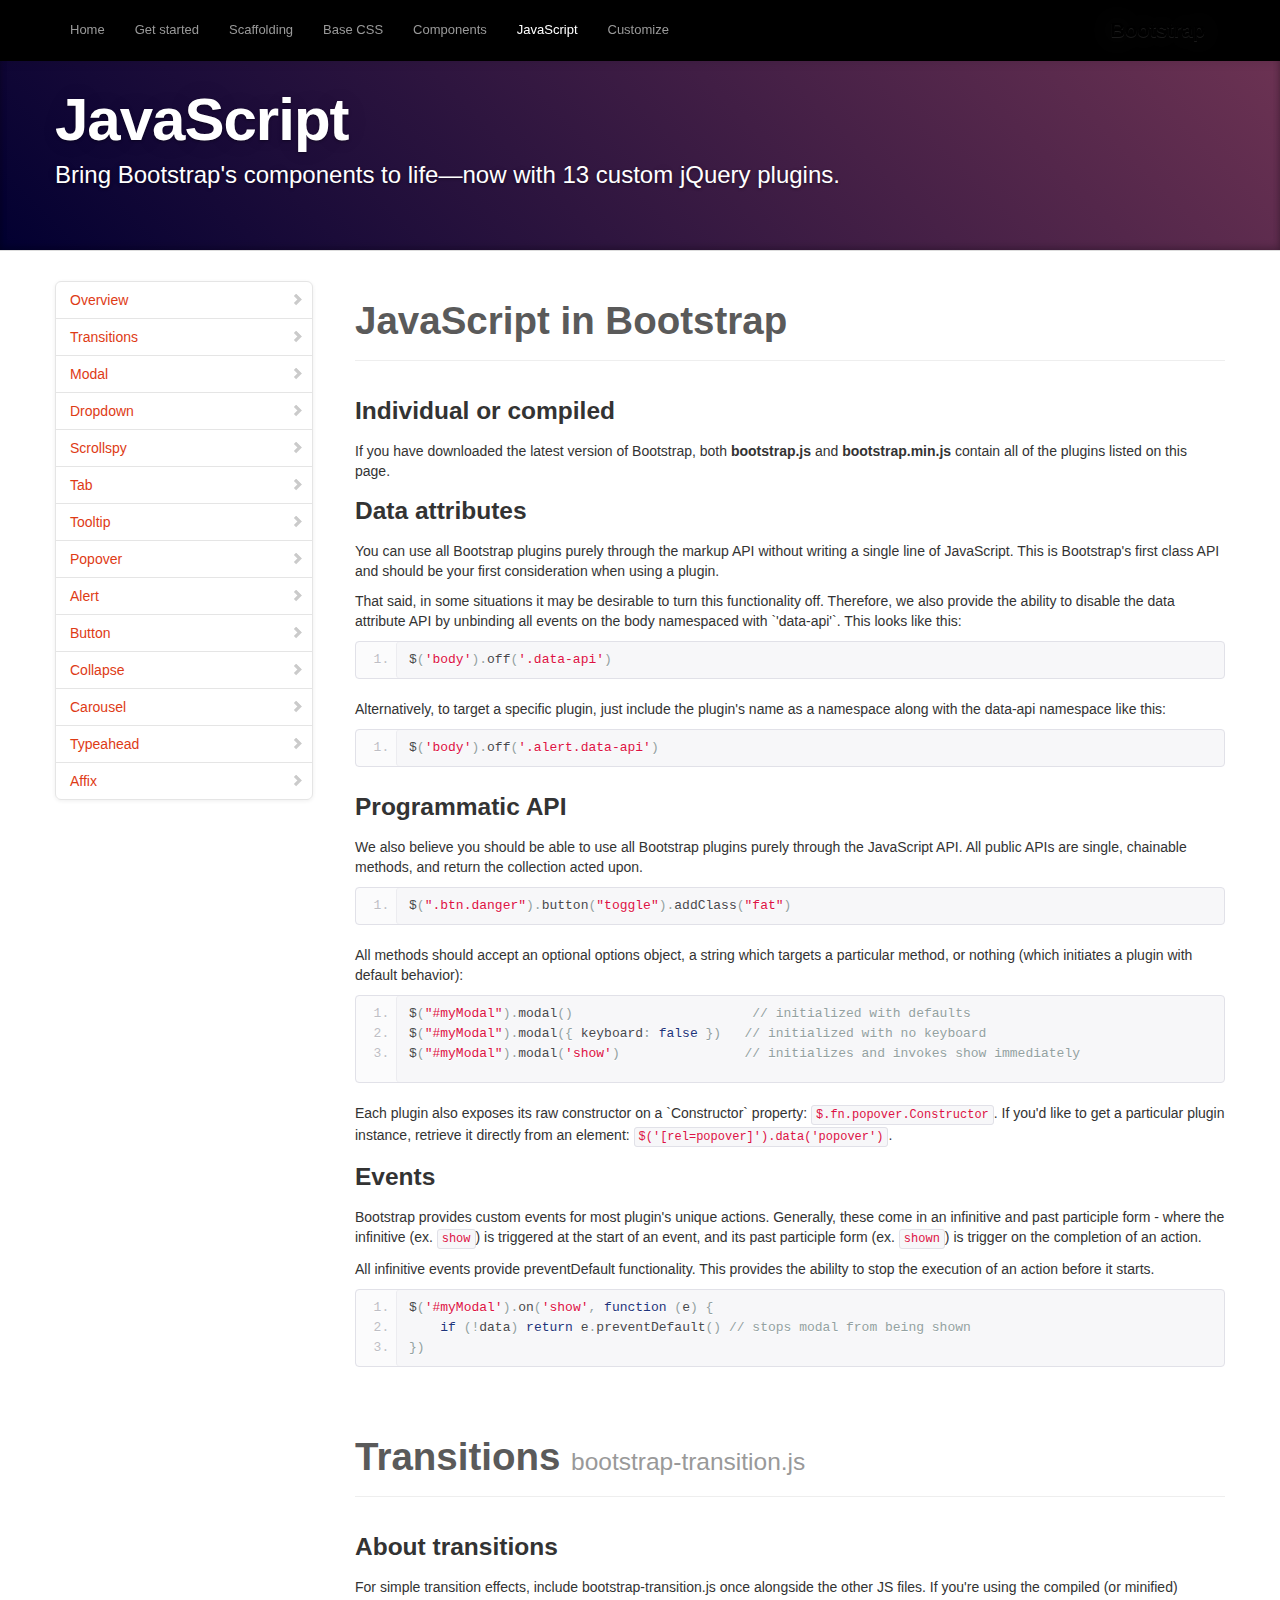
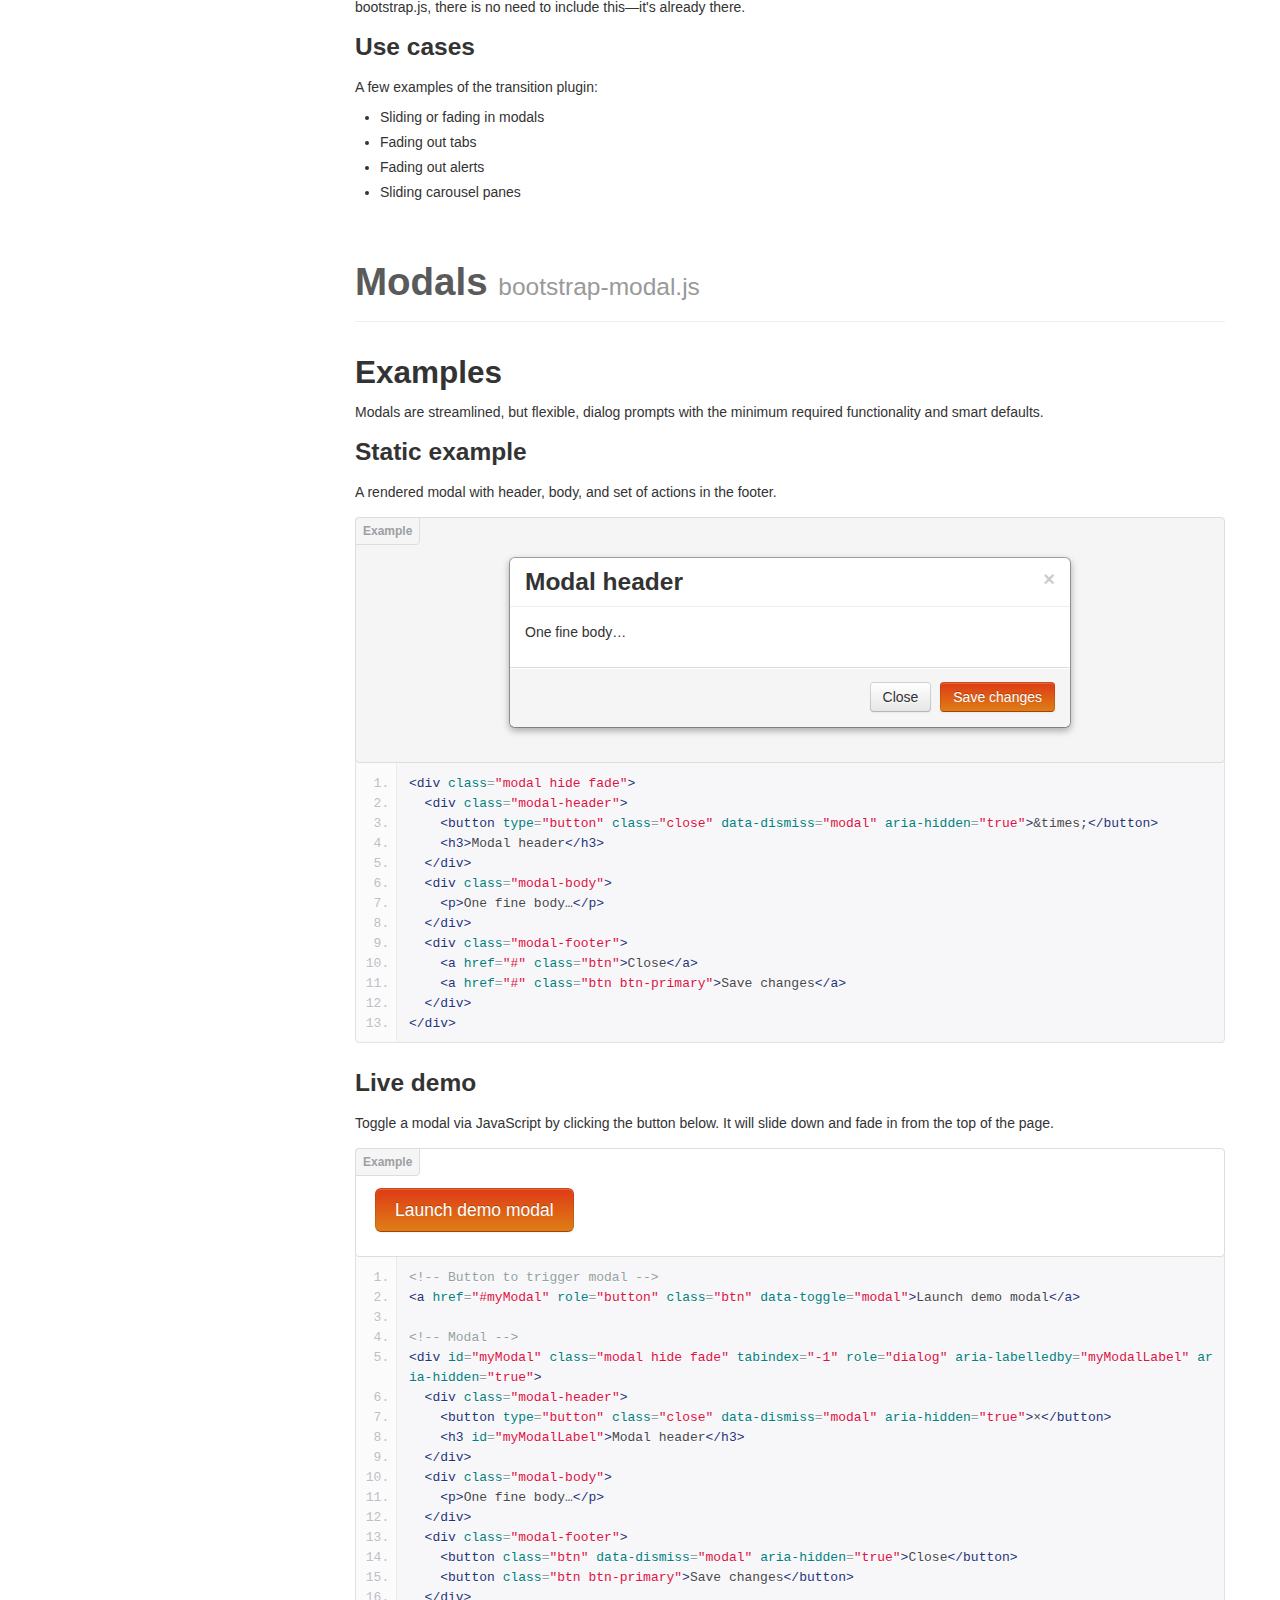
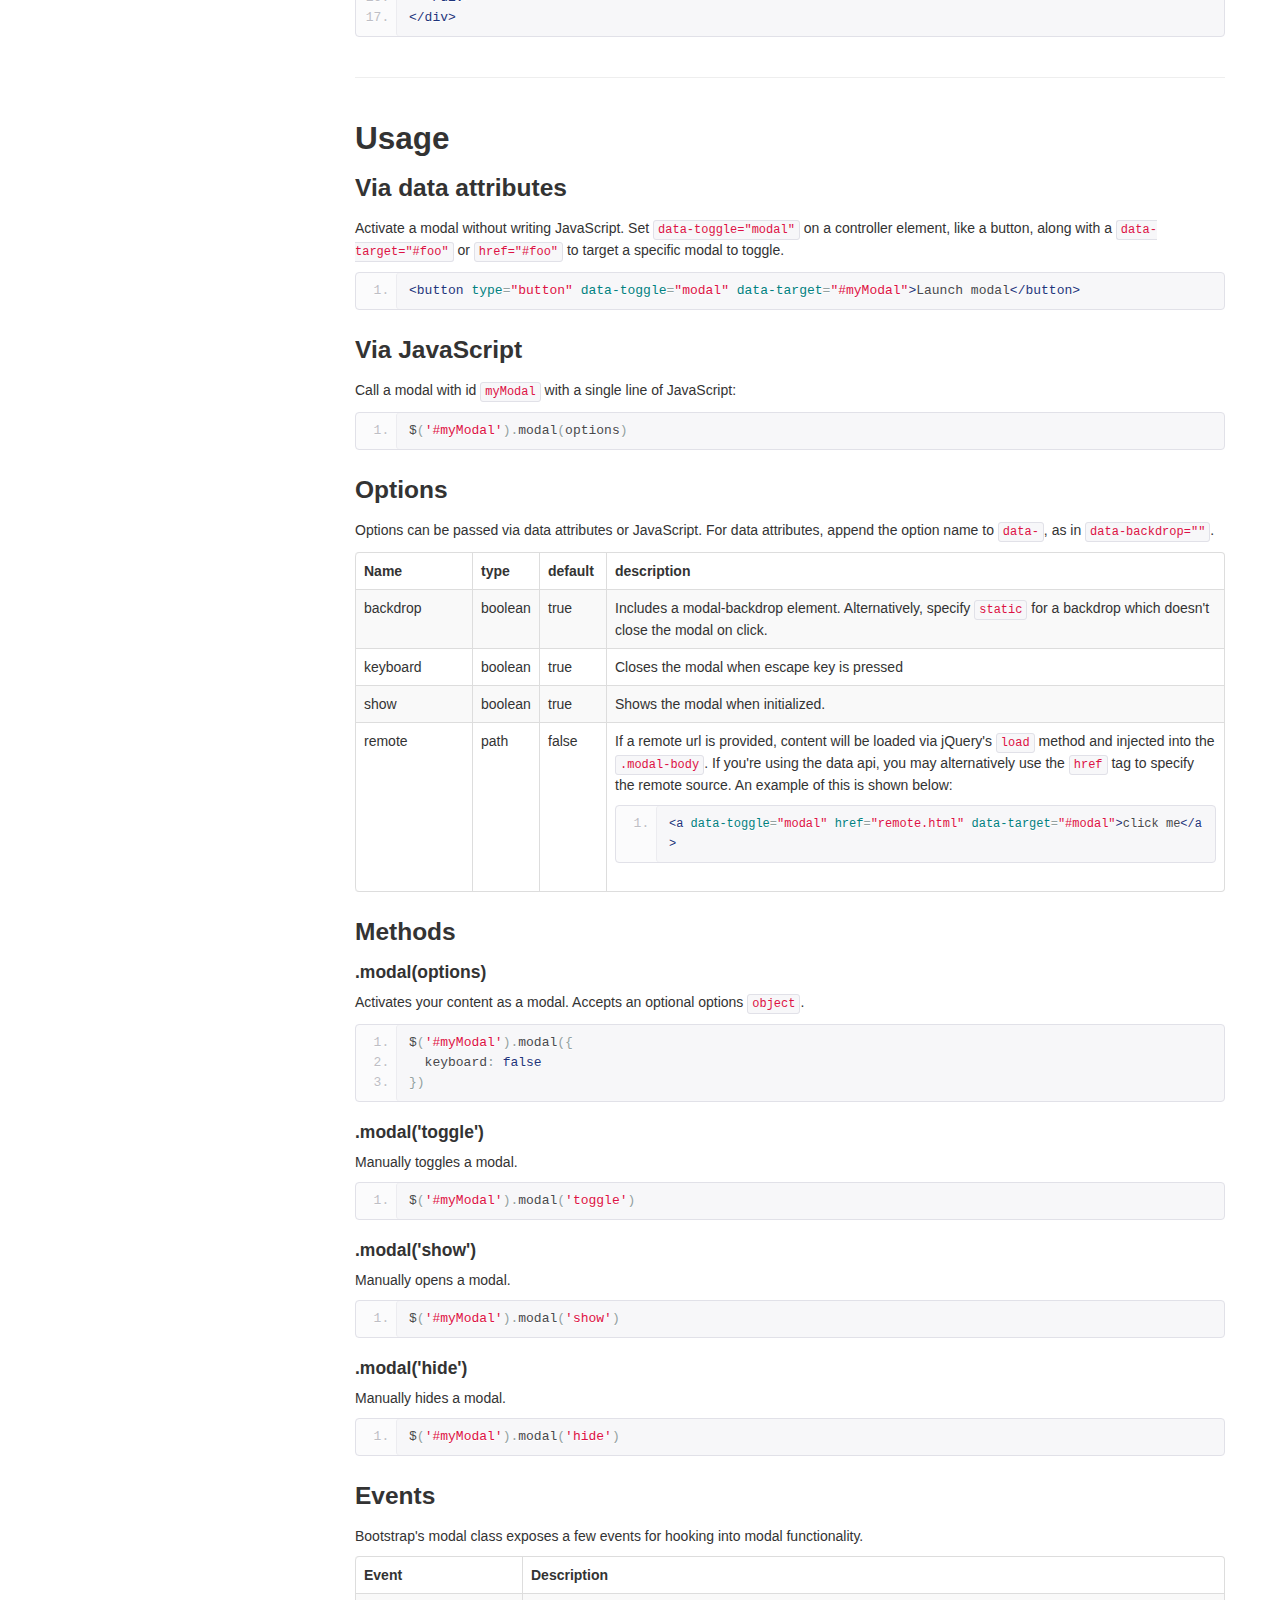
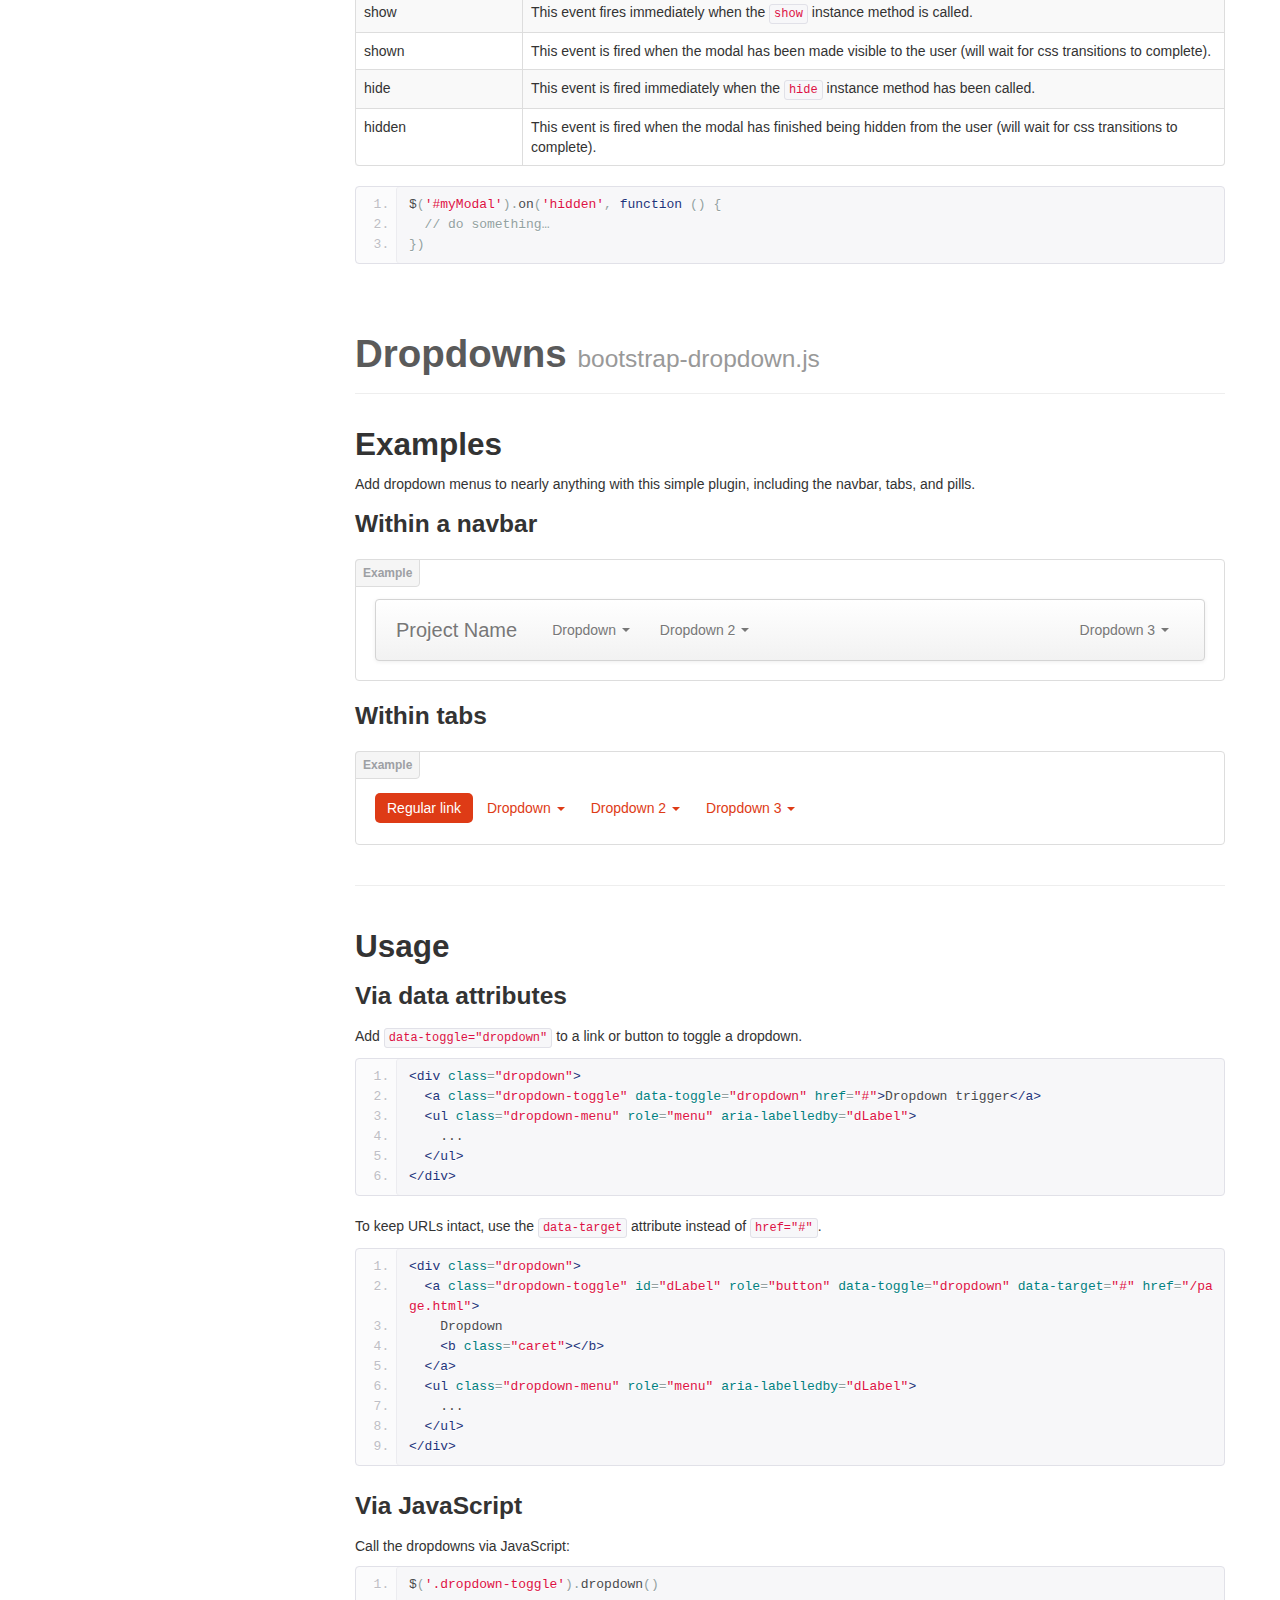
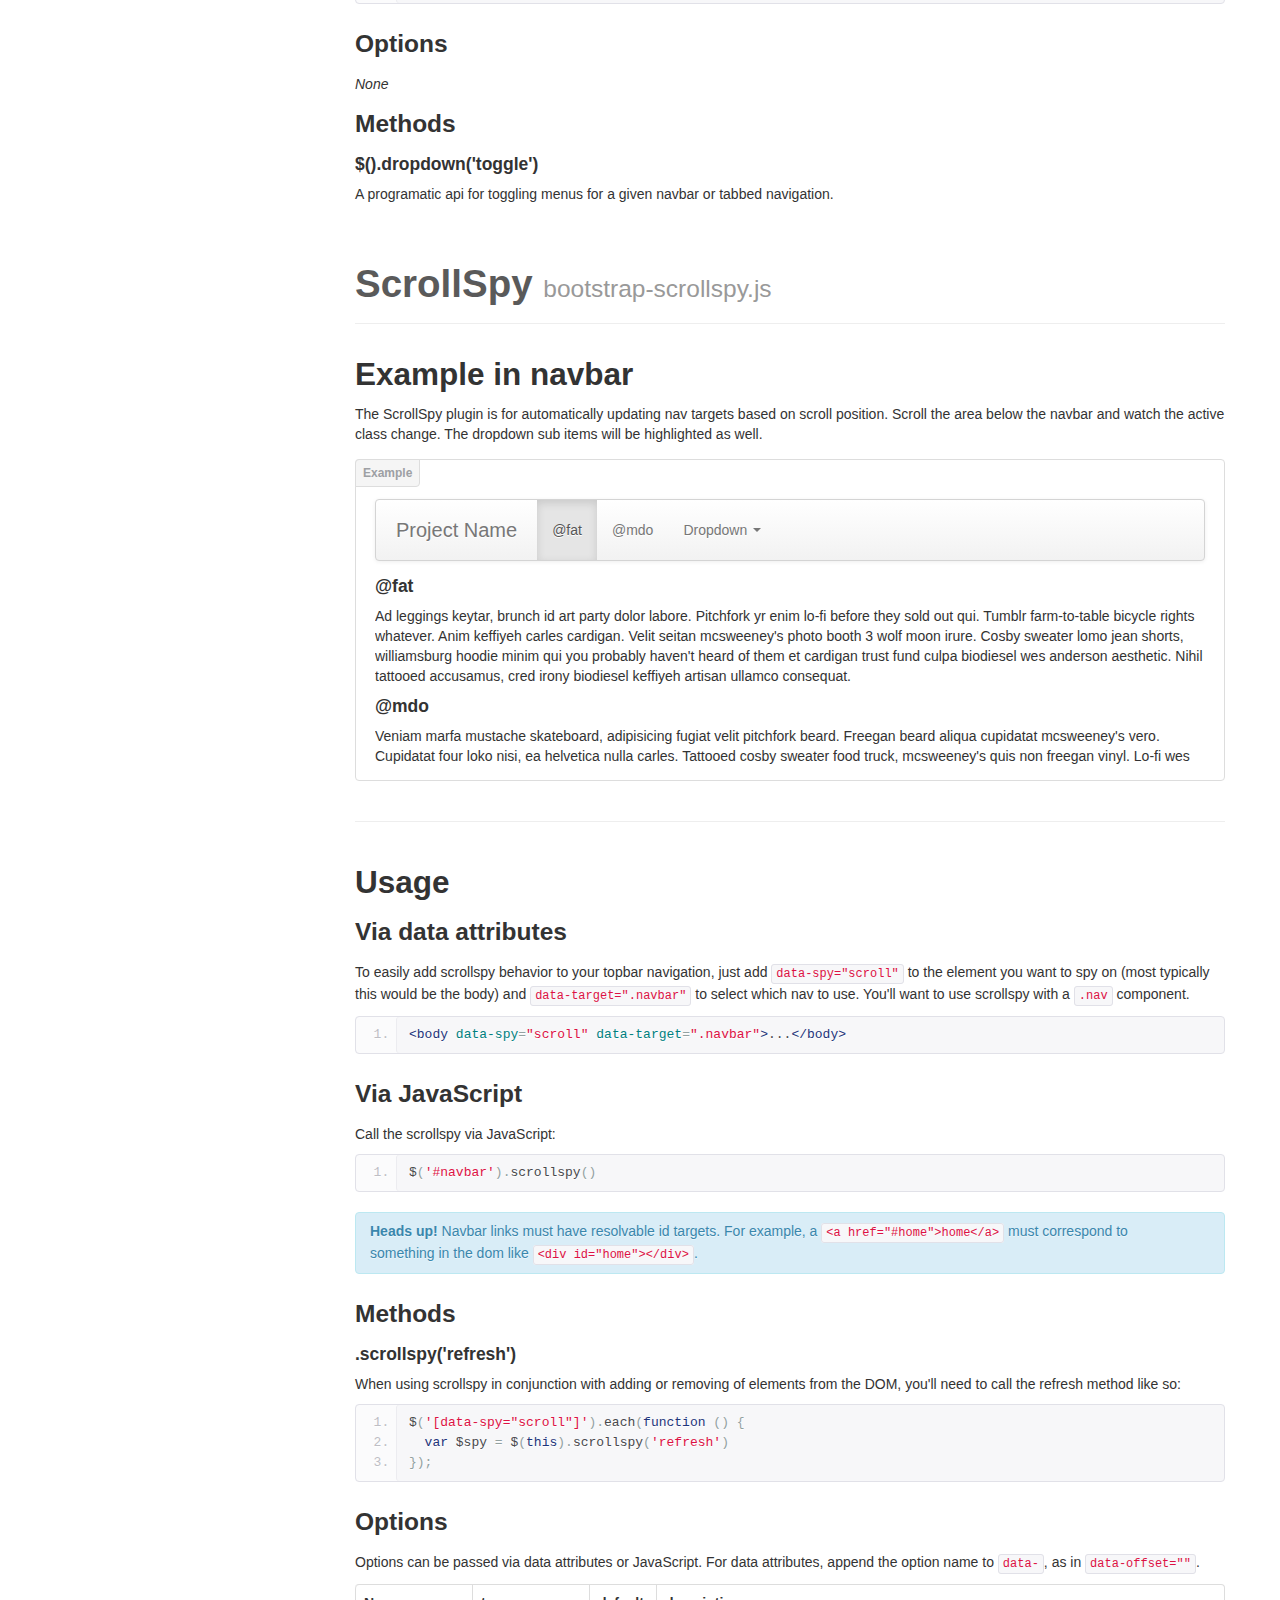
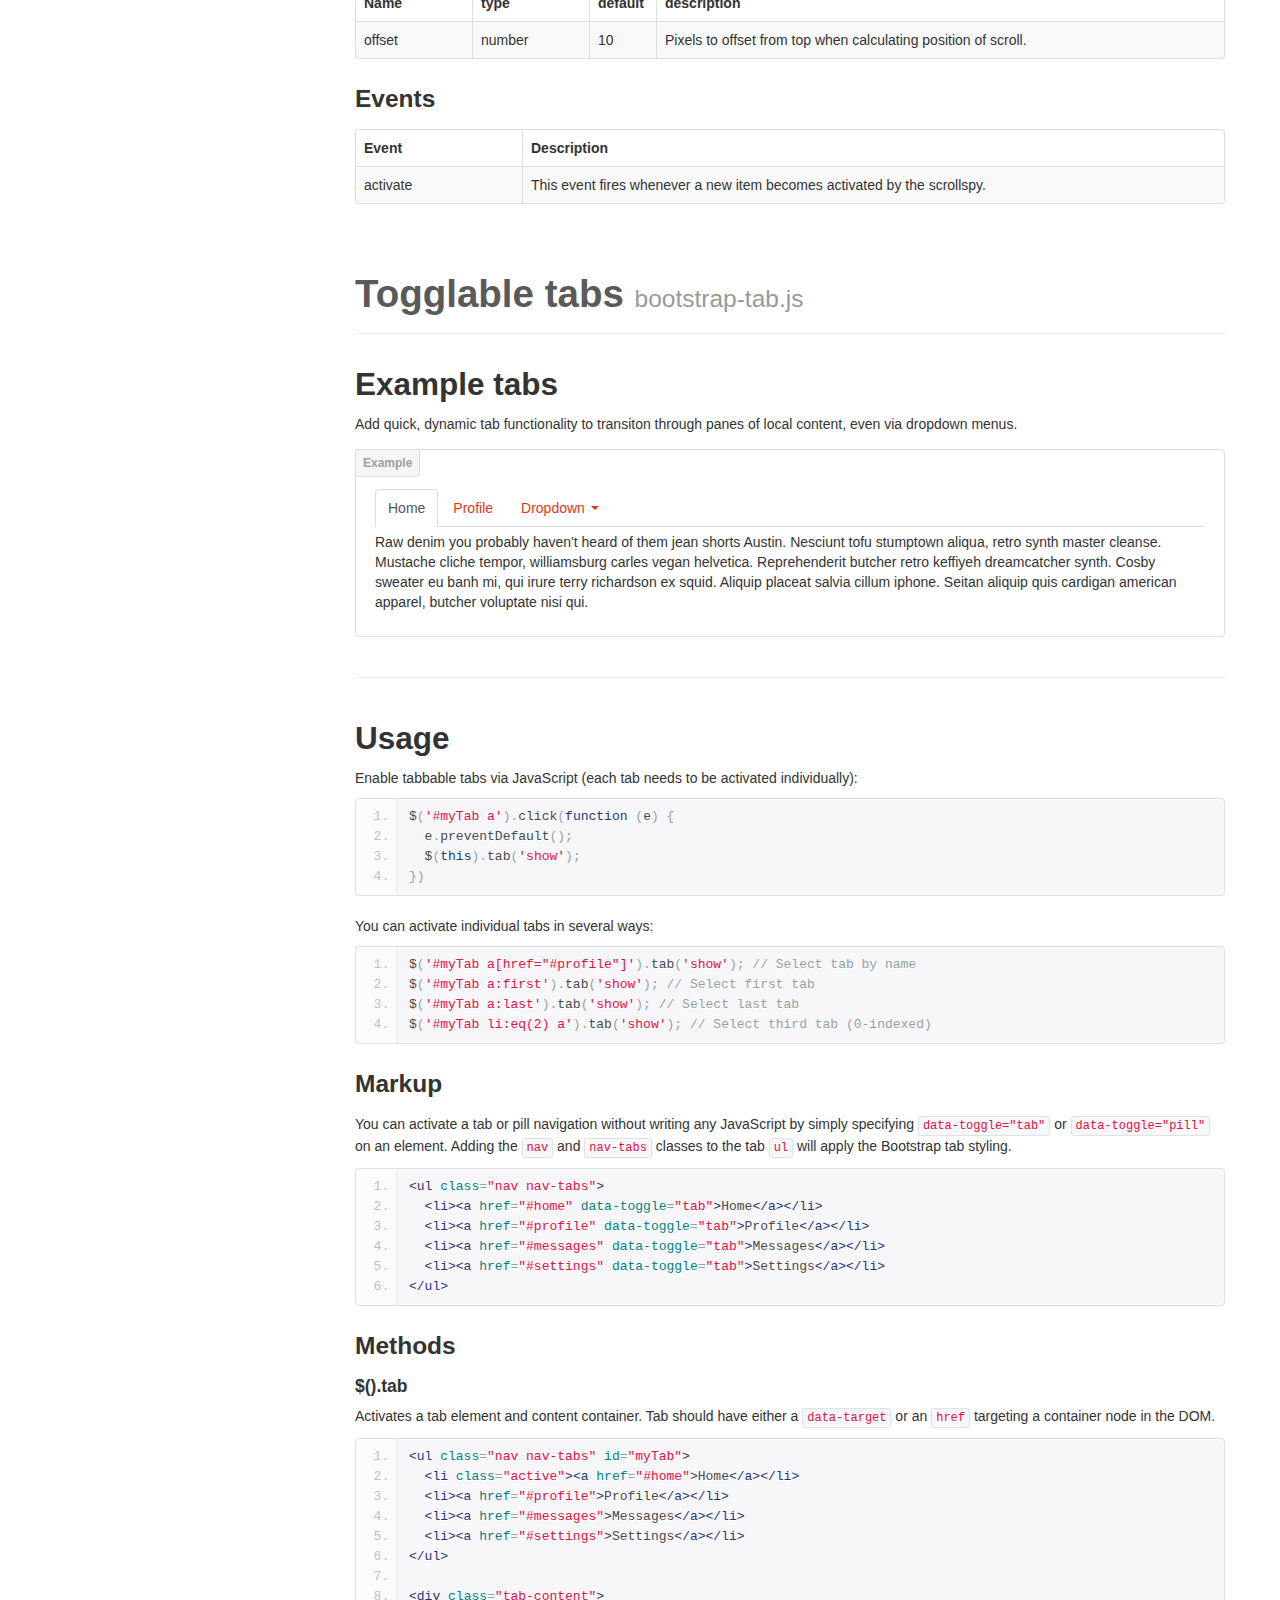
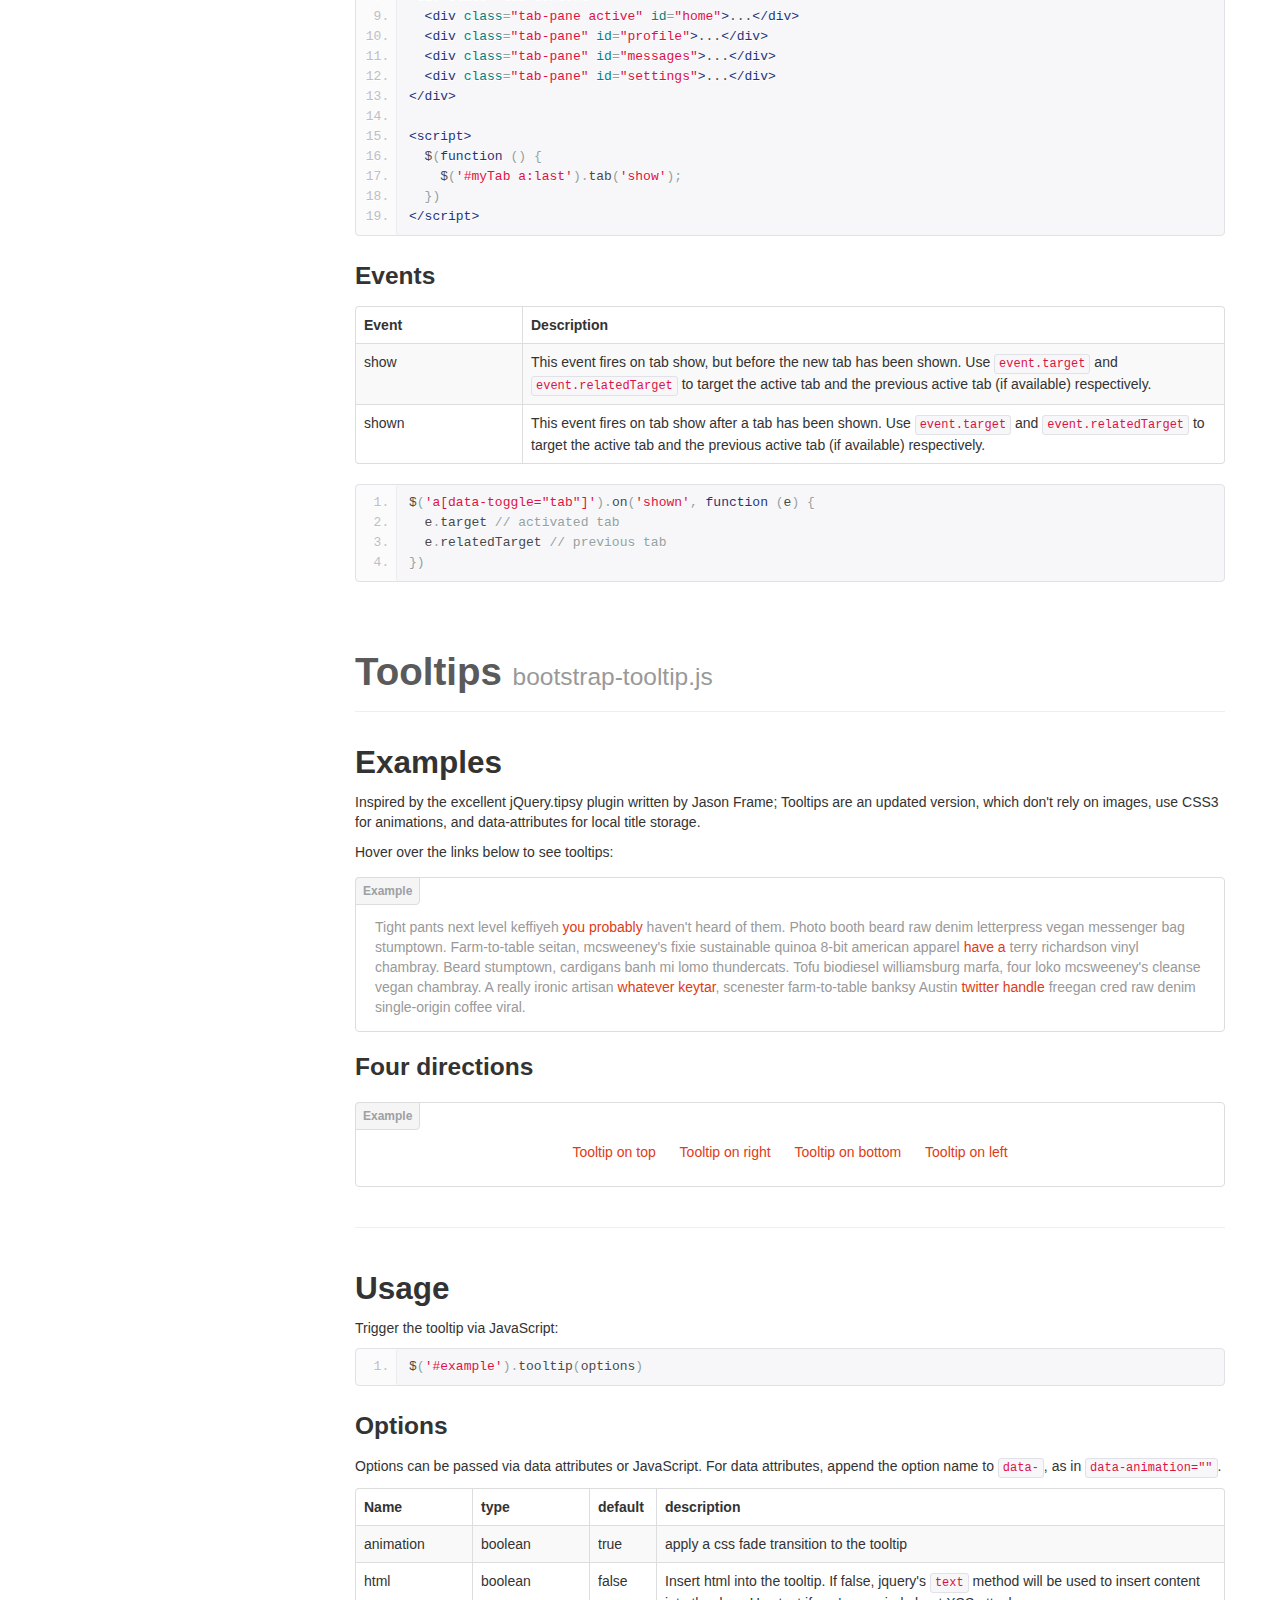
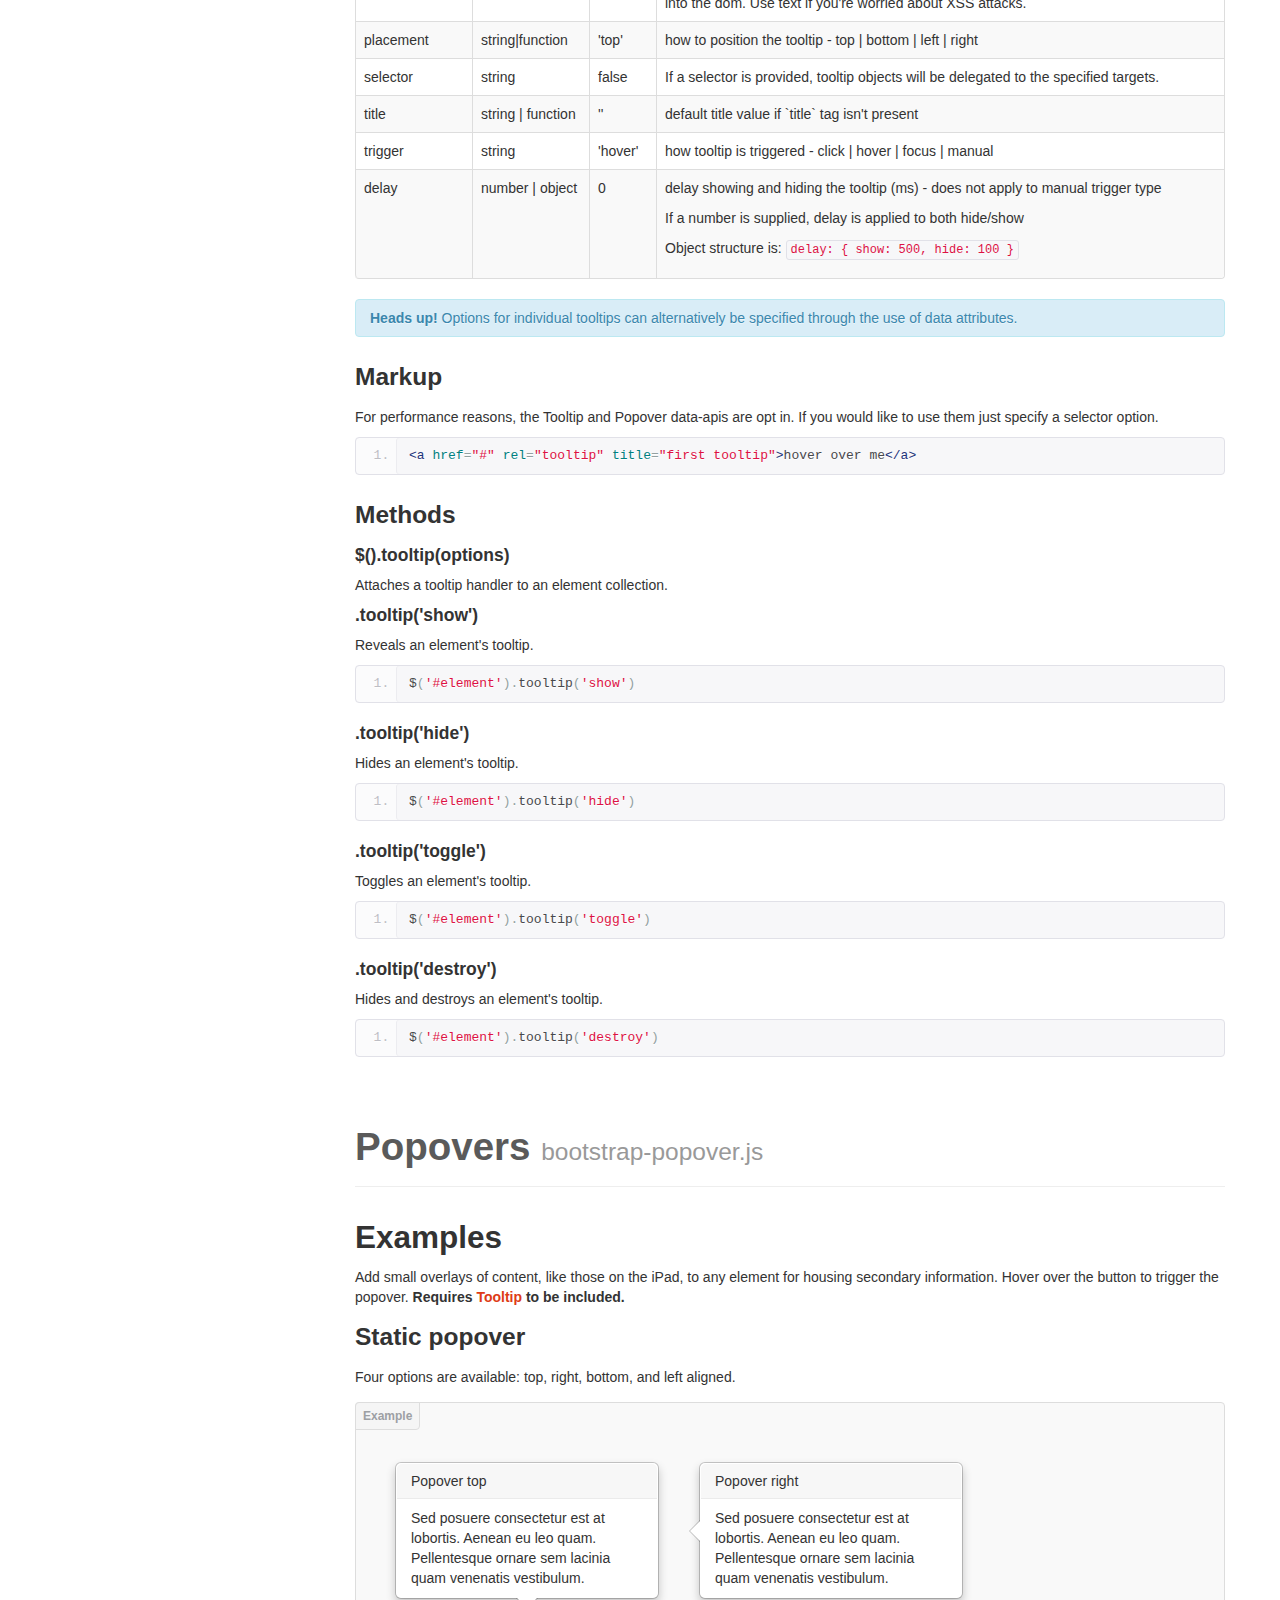
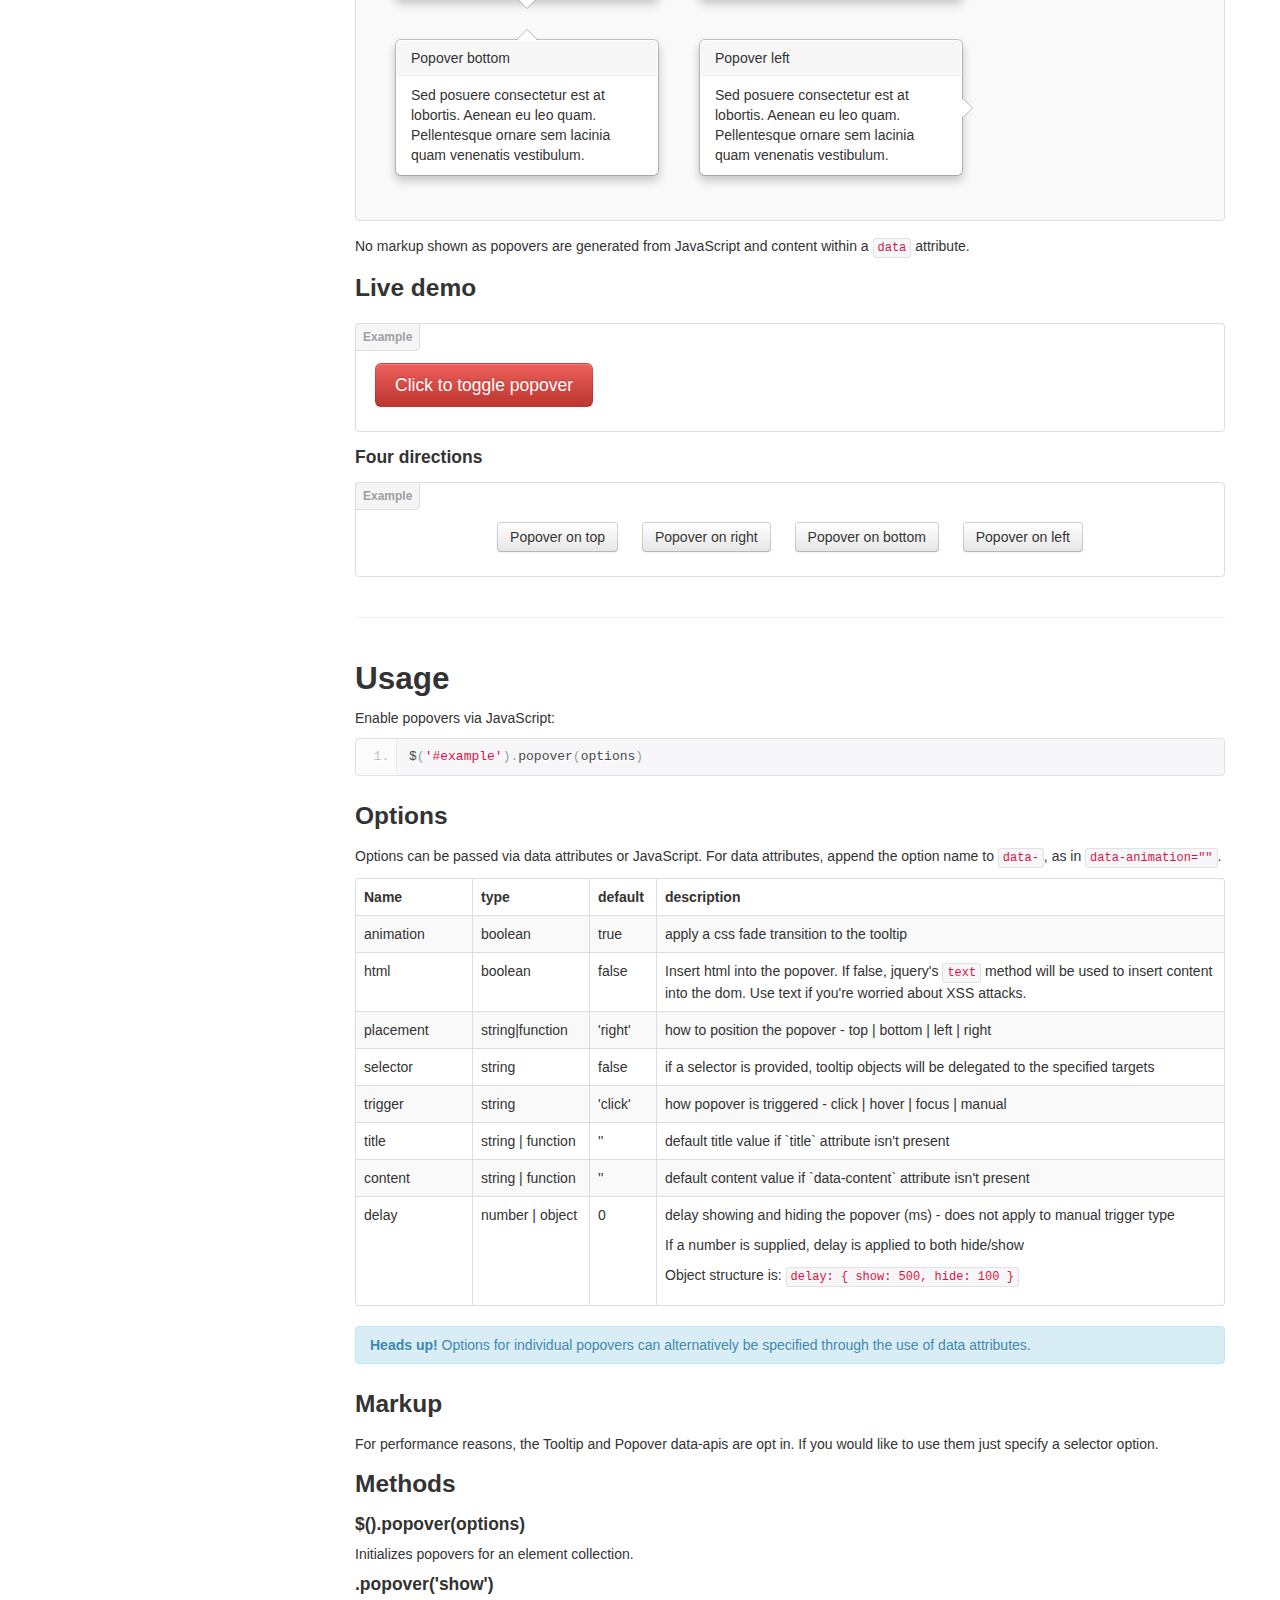
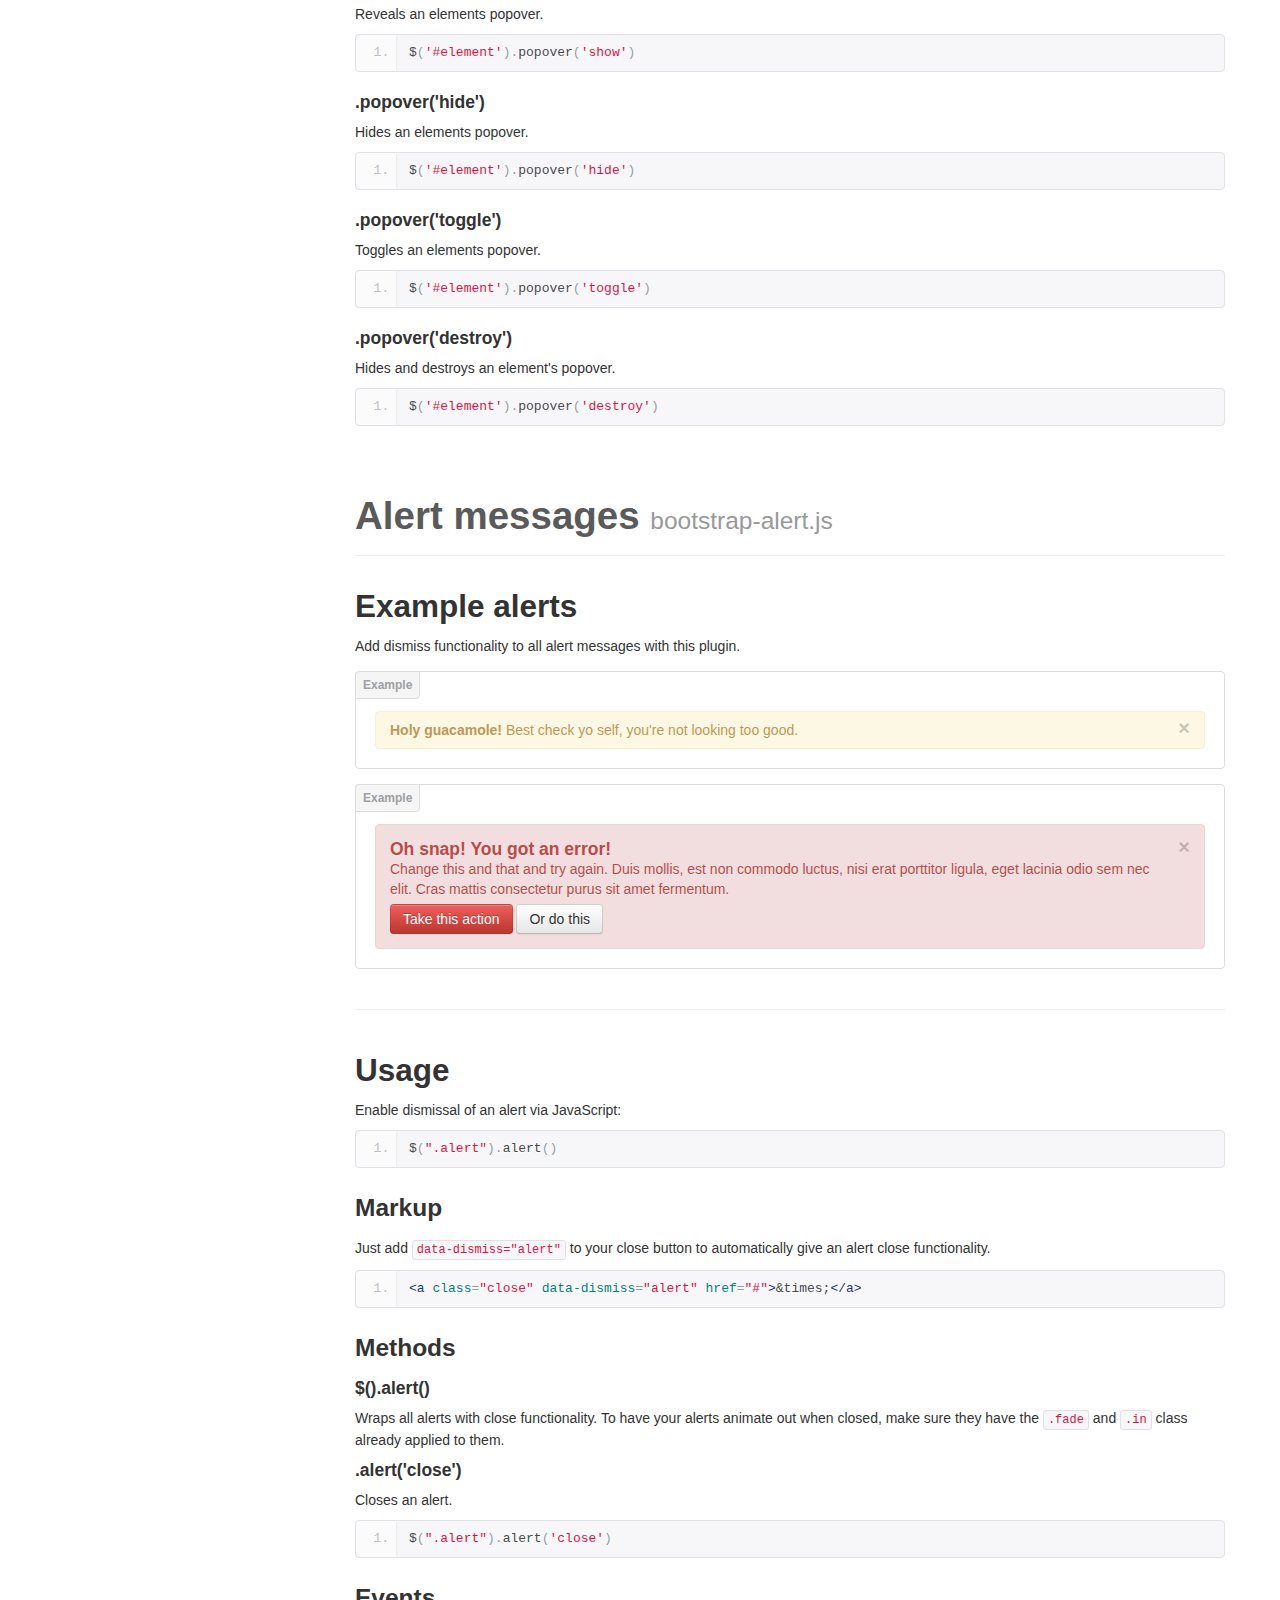
<file: javascript.html>
<!DOCTYPE html>
<html lang="en">
  <head>
    <meta charset="utf-8">
    <title>Javascript · Twitter Bootstrap</title>
    <meta name="viewport" content="width=device-width, initial-scale=1.0">
    <meta name="description" content="">
    <meta name="author" content="">

    <!-- Le styles -->
    <link href="assets/css/bootstrap.css" rel="stylesheet">
    <link href="assets/css/bootstrap-responsive.css" rel="stylesheet">
    <link href="assets/css/docs.css" rel="stylesheet">
    <link href="assets/js/google-code-prettify/prettify.css" rel="stylesheet">

    <!-- Le HTML5 shim, for IE6-8 support of HTML5 elements -->
    <!--[if lt IE 9]>
      <script src="http://html5shim.googlecode.com/svn/trunk/html5.js"></script>
    <![endif]-->

    <!-- Le fav and touch icons -->
    <link rel="shortcut icon" href="assets/ico/favicon.ico">
    <link rel="apple-touch-icon-precomposed" sizes="144x144" href="assets/ico/apple-touch-icon-144-precomposed.png">
    <link rel="apple-touch-icon-precomposed" sizes="114x114" href="assets/ico/apple-touch-icon-114-precomposed.png">
    <link rel="apple-touch-icon-precomposed" sizes="72x72" href="assets/ico/apple-touch-icon-72-precomposed.png">
    <link rel="apple-touch-icon-precomposed" href="assets/ico/apple-touch-icon-57-precomposed.png">

  </head>

  <body data-spy="scroll" data-target=".bs-docs-sidebar">

    <!-- Navbar
    ================================================== -->
    <div class="navbar navbar-inverse navbar-fixed-top">
      <div class="navbar-inner">
        <div class="container">
          <button type="button" class="btn btn-navbar" data-toggle="collapse" data-target=".nav-collapse">
            <span class="icon-bar"></span>
            <span class="icon-bar"></span>
            <span class="icon-bar"></span>
          </button>
          <a class="brand" href="./index.html">Bootstrap</a>
          <div class="nav-collapse collapse">
            <ul class="nav">
              <li class="">
                <a href="./index.html">Home</a>
              </li>
              <li class="">
                <a href="./getting-started.html">Get started</a>
              </li>
              <li class="">
                <a href="./scaffolding.html">Scaffolding</a>
              </li>
              <li class="">
                <a href="./base-css.html">Base CSS</a>
              </li>
              <li class="">
                <a href="./components.html">Components</a>
              </li>
              <li class="active">
                <a href="./javascript.html">JavaScript</a>
              </li>
              <li class="">
                <a href="./customize.html">Customize</a>
              </li>
            </ul>
          </div>
        </div>
      </div>
    </div>

<!-- Subhead
================================================== -->
<header class="jumbotron subhead">
  <div class="container">
    <h1>JavaScript</h1>
    <p class="lead">Bring Bootstrap's components to life&mdash;now with 13 custom jQuery plugins.
  </div>
</header>

  <div class="container">

    <!-- Docs nav
    ================================================== -->
    <div class="row">
      <div class="span3 bs-docs-sidebar">
        <ul class="nav nav-list bs-docs-sidenav">
          <li><a href="#overview"><i class="icon-chevron-right"></i> Overview</a></li>
          <li><a href="#transitions"><i class="icon-chevron-right"></i> Transitions</a></li>
          <li><a href="#modals"><i class="icon-chevron-right"></i> Modal</a></li>
          <li><a href="#dropdowns"><i class="icon-chevron-right"></i> Dropdown</a></li>
          <li><a href="#scrollspy"><i class="icon-chevron-right"></i> Scrollspy</a></li>
          <li><a href="#tabs"><i class="icon-chevron-right"></i> Tab</a></li>
          <li><a href="#tooltips"><i class="icon-chevron-right"></i> Tooltip</a></li>
          <li><a href="#popovers"><i class="icon-chevron-right"></i> Popover</a></li>
          <li><a href="#alerts"><i class="icon-chevron-right"></i> Alert</a></li>
          <li><a href="#buttons"><i class="icon-chevron-right"></i> Button</a></li>
          <li><a href="#collapse"><i class="icon-chevron-right"></i> Collapse</a></li>
          <li><a href="#carousel"><i class="icon-chevron-right"></i> Carousel</a></li>
          <li><a href="#typeahead"><i class="icon-chevron-right"></i> Typeahead</a></li>
          <li><a href="#affix"><i class="icon-chevron-right"></i> Affix</a></li>
        </ul>
      </div>
      <div class="span9">


        <!-- Overview
        ================================================== -->
        <section id="overview">
          <div class="page-header">
            <h1>JavaScript in Bootstrap</h1>
          </div>

          <h3>Individual or compiled</h3>
          <p>If you have downloaded the latest version of Bootstrap, both <strong>bootstrap.js</strong> and <strong>bootstrap.min.js</strong> contain all of the plugins listed on this page.</p>

          <h3>Data attributes</h3>
          <p>You can use all Bootstrap plugins purely through the markup API without writing a single line of JavaScript. This is Bootstrap's first class API and should be your first consideration when using a plugin.</p>

          <p>That said, in some situations it may be desirable to turn this functionality off. Therefore, we also provide the ability to disable the data attribute API by unbinding all events on the body namespaced with `'data-api'`. This looks like this:
          <pre class="prettyprint linenums">$('body').off('.data-api')</pre>

          <p>Alternatively, to target a specific plugin, just include the plugin's name as a namespace along with the data-api namespace like this:</p>
          <pre class="prettyprint linenums">$('body').off('.alert.data-api')</pre>

          <h3>Programmatic API</h3>
          <p>We also believe you should be able to use all Bootstrap plugins purely through the JavaScript API. All public APIs are single, chainable methods, and return the collection acted upon.</p>
          <pre class="prettyprint linenums">$(".btn.danger").button("toggle").addClass("fat")</pre>
          <p>All methods should accept an optional options object, a string which targets a particular method, or nothing (which initiates a plugin with default behavior):</p>
<pre class="prettyprint linenums">
$("#myModal").modal()                       // initialized with defaults
$("#myModal").modal({ keyboard: false })   // initialized with no keyboard
$("#myModal").modal('show')                // initializes and invokes show immediately</p>
</pre>
          <p>Each plugin also exposes its raw constructor on a `Constructor` property: <code>$.fn.popover.Constructor</code>. If you'd like to get a particular plugin instance, retrieve it directly from an element: <code>$('[rel=popover]').data('popover')</code>.</p>

          <h3>Events</h3>
          <p>Bootstrap provides custom events for most plugin's unique actions. Generally, these come in an infinitive and past participle form - where the infinitive (ex. <code>show</code>) is triggered at the start of an event, and its past participle form (ex. <code>shown</code>) is trigger on the completion of an action.</p>
          <p>All infinitive events provide preventDefault functionality. This provides the abililty to stop the execution of an action before it starts.</p>
<pre class="prettyprint linenums">
$('#myModal').on('show', function (e) {
    if (!data) return e.preventDefault() // stops modal from being shown
})
</pre>
        </section>



        <!-- Transitions
        ================================================== -->
        <section id="transitions">
          <div class="page-header">
            <h1>Transitions <small>bootstrap-transition.js</small></h1>
          </div>
          <h3>About transitions</h3>
          <p>For simple transition effects, include bootstrap-transition.js once alongside the other JS files. If you're using the compiled (or minified) bootstrap.js, there is no need to include this&mdash;it's already there.</p>
          <h3>Use cases</h3>
          <p>A few examples of the transition plugin:</p>
          <ul>
            <li>Sliding or fading in modals</li>
            <li>Fading out tabs</li>
            <li>Fading out alerts</li>
            <li>Sliding carousel panes</li>
          </ul>

        </section>



        <!-- Modal
        ================================================== -->
        <section id="modals">
          <div class="page-header">
            <h1>Modals <small>bootstrap-modal.js</small></h1>
          </div>


          <h2>Examples</h2>
          <p>Modals are streamlined, but flexible, dialog prompts with the minimum required functionality and smart defaults.</p>

          <h3>Static example</h3>
          <p>A rendered modal with header, body, and set of actions in the footer.</p>
          <div class="bs-docs-example" style="background-color: #f5f5f5;">
            <div class="modal" style="position: relative; top: auto; left: auto; margin: 0 auto 20px; z-index: 1; max-width: 100%;">
              <div class="modal-header">
                <button type="button" class="close" data-dismiss="modal" aria-hidden="true">&times;</button>
                <h3>Modal header</h3>
              </div>
              <div class="modal-body">
                <p>One fine body…</p>
              </div>
              <div class="modal-footer">
                <a href="#" class="btn">Close</a>
                <a href="#" class="btn btn-primary">Save changes</a>
              </div>
            </div>
          </div>
<pre class="prettyprint linenums">
&lt;div class="modal hide fade"&gt;
  &lt;div class="modal-header"&gt;
    &lt;button type="button" class="close" data-dismiss="modal" aria-hidden="true"&gt;&amp;times;&lt;/button&gt;
    &lt;h3&gt;Modal header&lt;/h3&gt;
  &lt;/div&gt;
  &lt;div class="modal-body"&gt;
    &lt;p&gt;One fine body…&lt;/p&gt;
  &lt;/div&gt;
  &lt;div class="modal-footer"&gt;
    &lt;a href="#" class="btn"&gt;Close&lt;/a&gt;
    &lt;a href="#" class="btn btn-primary"&gt;Save changes&lt;/a&gt;
  &lt;/div&gt;
&lt;/div&gt;
</pre>

          <h3>Live demo</h3>
          <p>Toggle a modal via JavaScript by clicking the button below. It will slide down and fade in from the top of the page.</p>
          <!-- sample modal content -->
          <div id="myModal" class="modal hide fade" tabindex="-1" role="dialog" aria-labelledby="myModalLabel" aria-hidden="true">
            <div class="modal-header">
              <button type="button" class="close" data-dismiss="modal" aria-hidden="true">&times;</button>
              <h3 id="myModalLabel">Modal Heading</h3>
            </div>
            <div class="modal-body">
              <h4>Text in a modal</h4>
              <p>Duis mollis, est non commodo luctus, nisi erat porttitor ligula, eget lacinia odio sem.</p>

              <h4>Popover in a modal</h4>
              <p>This <a href="#" role="button" class="btn popover-test" title="A Title" data-content="And here's some amazing content. It's very engaging. right?">button</a> should trigger a popover on click.</p>

              <h4>Tooltips in a modal</h4>
              <p><a href="#" class="tooltip-test" title="Tooltip">This link</a> and <a href="#" class="tooltip-test" title="Tooltip">that link</a> should have tooltips on hover.</p>

              <hr>

              <h4>Overflowing text to show optional scrollbar</h4>
              <p>We set a fixed <code>max-height</code> on the <code>.modal-body</code>. Watch it overflow with all this extra lorem ipsum text we've included.</p>
              <p>Cras mattis consectetur purus sit amet fermentum. Cras justo odio, dapibus ac facilisis in, egestas eget quam. Morbi leo risus, porta ac consectetur ac, vestibulum at eros.</p>
              <p>Praesent commodo cursus magna, vel scelerisque nisl consectetur et. Vivamus sagittis lacus vel augue laoreet rutrum faucibus dolor auctor.</p>
              <p>Aenean lacinia bibendum nulla sed consectetur. Praesent commodo cursus magna, vel scelerisque nisl consectetur et. Donec sed odio dui. Donec ullamcorper nulla non metus auctor fringilla.</p>
              <p>Cras mattis consectetur purus sit amet fermentum. Cras justo odio, dapibus ac facilisis in, egestas eget quam. Morbi leo risus, porta ac consectetur ac, vestibulum at eros.</p>
              <p>Praesent commodo cursus magna, vel scelerisque nisl consectetur et. Vivamus sagittis lacus vel augue laoreet rutrum faucibus dolor auctor.</p>
              <p>Aenean lacinia bibendum nulla sed consectetur. Praesent commodo cursus magna, vel scelerisque nisl consectetur et. Donec sed odio dui. Donec ullamcorper nulla non metus auctor fringilla.</p>
            </div>
            <div class="modal-footer">
              <button class="btn" data-dismiss="modal">Close</button>
              <button class="btn btn-primary">Save changes</button>
            </div>
          </div>
          <div class="bs-docs-example" style="padding-bottom: 24px;">
            <a data-toggle="modal" href="#myModal" class="btn btn-primary btn-large">Launch demo modal</a>
          </div>
<pre class="prettyprint linenums">
&lt!-- Button to trigger modal --&gt;
&lt;a href="#myModal" role="button" class="btn" data-toggle="modal"&gt;Launch demo modal&lt;/a&gt;

&lt!-- Modal --&gt;
&lt;div id="myModal" class="modal hide fade" tabindex="-1" role="dialog" aria-labelledby="myModalLabel" aria-hidden="true"&gt;
  &lt;div class="modal-header"&gt;
    &lt;button type="button" class="close" data-dismiss="modal" aria-hidden="true"&gt;&times;&lt;/button&gt;
    &lt;h3 id="myModalLabel"&gt;Modal header&lt;/h3&gt;
  &lt;/div&gt;
  &lt;div class="modal-body"&gt;
    &lt;p&gt;One fine body…&lt;/p&gt;
  &lt;/div&gt;
  &lt;div class="modal-footer"&gt;
    &lt;button class="btn" data-dismiss="modal" aria-hidden="true"&gt;Close&lt;/button&gt;
    &lt;button class="btn btn-primary"&gt;Save changes&lt;/button&gt;
  &lt;/div&gt;
&lt;/div&gt;
</pre>


          <hr class="bs-docs-separator">


          <h2>Usage</h2>

          <h3>Via data attributes</h3>
          <p>Activate a modal without writing JavaScript. Set <code>data-toggle="modal"</code> on a controller element, like a button, along with a <code>data-target="#foo"</code> or <code>href="#foo"</code> to target a specific modal to toggle.</p>
          <pre class="prettyprint linenums">&lt;button type="button" data-toggle="modal" data-target="#myModal"&gt;Launch modal&lt;/button&gt;</pre>

          <h3>Via JavaScript</h3>
          <p>Call a modal with id <code>myModal</code> with a single line of JavaScript:</p>
          <pre class="prettyprint linenums">$('#myModal').modal(options)</pre>

          <h3>Options</h3>
          <p>Options can be passed via data attributes or JavaScript. For data attributes, append the option name to <code>data-</code>, as in <code>data-backdrop=""</code>.</p>
          <table class="table table-bordered table-striped">
            <thead>
             <tr>
               <th style="width: 100px;">Name</th>
               <th style="width: 50px;">type</th>
               <th style="width: 50px;">default</th>
               <th>description</th>
             </tr>
            </thead>
            <tbody>
             <tr>
               <td>backdrop</td>
               <td>boolean</td>
               <td>true</td>
               <td>Includes a modal-backdrop element. Alternatively, specify <code>static</code> for a backdrop which doesn't close the modal on click.</td>
             </tr>
             <tr>
               <td>keyboard</td>
               <td>boolean</td>
               <td>true</td>
               <td>Closes the modal when escape key is pressed</td>
             </tr>
             <tr>
               <td>show</td>
               <td>boolean</td>
               <td>true</td>
               <td>Shows the modal when initialized.</td>
             </tr>
             <tr>
               <td>remote</td>
               <td>path</td>
               <td>false</td>
               <td><p>If a remote url is provided, content will be loaded via jQuery's <code>load</code> method and injected into the <code>.modal-body</code>. If you're using the data api, you may alternatively use the <code>href</code> tag to specify the remote source. An example of this is shown below:</p>
              <pre class="prettyprint linenums"><code>&lt;a data-toggle="modal" href="remote.html" data-target="#modal"&gt;click me&lt;/a&gt;</code></pre></td>
             </tr>
            </tbody>
          </table>

          <h3>Methods</h3>
          <h4>.modal(options)</h4>
          <p>Activates your content as a modal. Accepts an optional options <code>object</code>.</p>
<pre class="prettyprint linenums">
$('#myModal').modal({
  keyboard: false
})
</pre>
          <h4>.modal('toggle')</h4>
          <p>Manually toggles a modal.</p>
          <pre class="prettyprint linenums">$('#myModal').modal('toggle')</pre>
          <h4>.modal('show')</h4>
          <p>Manually opens a modal.</p>
          <pre class="prettyprint linenums">$('#myModal').modal('show')</pre>
          <h4>.modal('hide')</h4>
          <p>Manually hides a modal.</p>
          <pre class="prettyprint linenums">$('#myModal').modal('hide')</pre>
          <h3>Events</h3>
          <p>Bootstrap's modal class exposes a few events for hooking into modal functionality.</p>
          <table class="table table-bordered table-striped">
            <thead>
             <tr>
               <th style="width: 150px;">Event</th>
               <th>Description</th>
             </tr>
            </thead>
            <tbody>
             <tr>
               <td>show</td>
               <td>This event fires immediately when the <code>show</code> instance method is called.</td>
             </tr>
             <tr>
               <td>shown</td>
               <td>This event is fired when the modal has been made visible to the user (will wait for css transitions to complete).</td>
             </tr>
             <tr>
               <td>hide</td>
               <td>This event is fired immediately when the <code>hide</code> instance method has been called.</td>
             </tr>
             <tr>
               <td>hidden</td>
               <td>This event is fired when the modal has finished being hidden from the user (will wait for css transitions to complete).</td>
             </tr>
            </tbody>
          </table>
<pre class="prettyprint linenums">
$('#myModal').on('hidden', function () {
  // do something…
})
</pre>
        </section>



        <!-- Dropdowns
        ================================================== -->
        <section id="dropdowns">
          <div class="page-header">
            <h1>Dropdowns <small>bootstrap-dropdown.js</small></h1>
          </div>


          <h2>Examples</h2>
          <p>Add dropdown menus to nearly anything with this simple plugin, including the navbar, tabs, and pills.</p>

          <h3>Within a navbar</h3>
          <div class="bs-docs-example">
            <div id="navbar-example" class="navbar navbar-static">
              <div class="navbar-inner">
                <div class="container" style="width: auto;">
                  <a class="brand" href="#">Project Name</a>
                  <ul class="nav" role="navigation">
                    <li class="dropdown">
                      <a id="drop1" href="#" role="button" class="dropdown-toggle" data-toggle="dropdown">Dropdown <b class="caret"></b></a>
                      <ul class="dropdown-menu" role="menu" aria-labelledby="drop1">
                        <li><a tabindex="-1" href="http://google.com">Action</a></li>
                        <li><a tabindex="-1" href="#anotherAction">Another action</a></li>
                        <li><a tabindex="-1" href="#">Something else here</a></li>
                        <li class="divider"></li>
                        <li><a tabindex="-1" href="#">Separated link</a></li>
                      </ul>
                    </li>
                    <li class="dropdown">
                      <a href="#" id="drop2" role="button" class="dropdown-toggle" data-toggle="dropdown">Dropdown 2 <b class="caret"></b></a>
                      <ul class="dropdown-menu" role="menu" aria-labelledby="drop2">
                        <li><a tabindex="-1" href="#">Action</a></li>
                        <li><a tabindex="-1" href="#">Another action</a></li>
                        <li><a tabindex="-1" href="#">Something else here</a></li>
                        <li class="divider"></li>
                        <li><a tabindex="-1" href="#">Separated link</a></li>
                      </ul>
                    </li>
                  </ul>
                  <ul class="nav pull-right">
                    <li id="fat-menu" class="dropdown">
                      <a href="#" id="drop3" role="button" class="dropdown-toggle" data-toggle="dropdown">Dropdown 3 <b class="caret"></b></a>
                      <ul class="dropdown-menu" role="menu" aria-labelledby="drop3">
                        <li><a tabindex="-1" href="#">Action</a></li>
                        <li><a tabindex="-1" href="#">Another action</a></li>
                        <li><a tabindex="-1" href="#">Something else here</a></li>
                        <li class="divider"></li>
                        <li><a tabindex="-1" href="#">Separated link</a></li>
                      </ul>
                    </li>
                  </ul>
                </div>
              </div>
            </div> <!-- /navbar-example -->
          </div> 

          <h3>Within tabs</h3>
          <div class="bs-docs-example">
            <ul class="nav nav-pills">
              <li class="active"><a href="#">Regular link</a></li>
              <li class="dropdown">
                <a class="dropdown-toggle" id="drop4" role="button" data-toggle="dropdown" href="#">Dropdown <b class="caret"></b></a>
                <ul id="menu1" class="dropdown-menu" role="menu" aria-labelledby="drop4">
                  <li><a tabindex="-1" href="#">Action</a></li>
                  <li><a tabindex="-1" href="#">Another action</a></li>
                  <li><a tabindex="-1" href="#">Something else here</a></li>
                  <li class="divider"></li>
                  <li><a tabindex="-1" href="#">Separated link</a></li>
                </ul>
              </li>
              <li class="dropdown">
                <a class="dropdown-toggle" id="drop5" role="button" data-toggle="dropdown" href="#">Dropdown 2 <b class="caret"></b></a>
                <ul id="menu2" class="dropdown-menu" role="menu" aria-labelledby="drop5">
                  <li><a tabindex="-1" href="#">Action</a></li>
                  <li><a tabindex="-1" href="#">Another action</a></li>
                  <li><a tabindex="-1" href="#">Something else here</a></li>
                  <li class="divider"></li>
                  <li><a tabindex="-1" href="#">Separated link</a></li>
                </ul>
              </li>
              <li class="dropdown">
                <a class="dropdown-toggle" id="drop5" role="button" data-toggle="dropdown" href="#">Dropdown 3 <b class="caret"></b></a>
                <ul id="menu3" class="dropdown-menu" role="menu" aria-labelledby="drop5">
                  <li><a tabindex="-1" href="#">Action</a></li>
                  <li><a tabindex="-1" href="#">Another action</a></li>
                  <li><a tabindex="-1" href="#">Something else here</a></li>
                  <li class="divider"></li>
                  <li><a tabindex="-1" href="#">Separated link</a></li>
                </ul>
              </li>
            </ul> <!-- /tabs -->
          </div> 


          <hr class="bs-docs-separator">


          <h2>Usage</h2>

          <h3>Via data attributes</h3>
          <p>Add <code>data-toggle="dropdown"</code> to a link or button to toggle a dropdown.</p>
<pre class="prettyprint linenums">
&lt;div class="dropdown"&gt;
  &lt;a class="dropdown-toggle" data-toggle="dropdown" href="#"&gt;Dropdown trigger&lt;/a&gt;
  &lt;ul class="dropdown-menu" role="menu" aria-labelledby="dLabel"&gt;
    ...
  &lt;/ul&gt;
&lt;/div&gt;
</pre>
          <p>To keep URLs intact, use the <code>data-target</code> attribute instead of <code>href="#"</code>.</p>
<pre class="prettyprint linenums">
&lt;div class="dropdown"&gt;
  &lt;a class="dropdown-toggle" id="dLabel" role="button" data-toggle="dropdown" data-target="#" href="/page.html"&gt;
    Dropdown
    &lt;b class="caret"&gt;&lt;/b&gt;
  &lt;/a&gt;
  &lt;ul class="dropdown-menu" role="menu" aria-labelledby="dLabel"&gt;
    ...
  &lt;/ul&gt;
&lt;/div&gt;
</pre>

          <h3>Via JavaScript</h3>
          <p>Call the dropdowns via JavaScript:</p>
          <pre class="prettyprint linenums">$('.dropdown-toggle').dropdown()</pre>

          <h3>Options</h3>
          <p><em>None</em></p>

          <h3>Methods</h3>
          <h4>$().dropdown('toggle')</h4>
          <p>A programatic api for toggling menus for a given navbar or tabbed navigation.</p>
        </section>



        <!-- ScrollSpy
        ================================================== -->
        <section id="scrollspy">
          <div class="page-header">
            <h1>ScrollSpy <small>bootstrap-scrollspy.js</small></h1>
          </div>


          <h2>Example in navbar</h2>
          <p>The ScrollSpy plugin is for automatically updating nav targets based on scroll position. Scroll the area below the navbar and watch the active class change. The dropdown sub items will be highlighted as well.</p>
          <div class="bs-docs-example">
            <div id="navbarExample" class="navbar navbar-static">
              <div class="navbar-inner">
                <div class="container" style="width: auto;">
                  <a class="brand" href="#">Project Name</a>
                  <ul class="nav">
                    <li><a href="#fat">@fat</a></li>
                    <li><a href="#mdo">@mdo</a></li>
                    <li class="dropdown">
                      <a href="#" class="dropdown-toggle" data-toggle="dropdown">Dropdown <b class="caret"></b></a>
                      <ul class="dropdown-menu">
                        <li><a href="#one">one</a></li>
                        <li><a href="#two">two</a></li>
                        <li class="divider"></li>
                        <li><a href="#three">three</a></li>
                      </ul>
                    </li>
                  </ul>
                </div>
              </div>
            </div>
            <div data-spy="scroll" data-target="#navbarExample" data-offset="0" class="scrollspy-example">
              <h4 id="fat">@fat</h4>
              <p>Ad leggings keytar, brunch id art party dolor labore. Pitchfork yr enim lo-fi before they sold out qui. Tumblr farm-to-table bicycle rights whatever. Anim keffiyeh carles cardigan. Velit seitan mcsweeney's photo booth 3 wolf moon irure. Cosby sweater lomo jean shorts, williamsburg hoodie minim qui you probably haven't heard of them et cardigan trust fund culpa biodiesel wes anderson aesthetic. Nihil tattooed accusamus, cred irony biodiesel keffiyeh artisan ullamco consequat.</p>
              <h4 id="mdo">@mdo</h4>
              <p>Veniam marfa mustache skateboard, adipisicing fugiat velit pitchfork beard. Freegan beard aliqua cupidatat mcsweeney's vero. Cupidatat four loko nisi, ea helvetica nulla carles. Tattooed cosby sweater food truck, mcsweeney's quis non freegan vinyl. Lo-fi wes anderson +1 sartorial. Carles non aesthetic exercitation quis gentrify. Brooklyn adipisicing craft beer vice keytar deserunt.</p>
              <h4 id="one">one</h4>
              <p>Occaecat commodo aliqua delectus. Fap craft beer deserunt skateboard ea. Lomo bicycle rights adipisicing banh mi, velit ea sunt next level locavore single-origin coffee in magna veniam. High life id vinyl, echo park consequat quis aliquip banh mi pitchfork. Vero VHS est adipisicing. Consectetur nisi DIY minim messenger bag. Cred ex in, sustainable delectus consectetur fanny pack iphone.</p>
              <h4 id="two">two</h4>
              <p>In incididunt echo park, officia deserunt mcsweeney's proident master cleanse thundercats sapiente veniam. Excepteur VHS elit, proident shoreditch +1 biodiesel laborum craft beer. Single-origin coffee wayfarers irure four loko, cupidatat terry richardson master cleanse. Assumenda you probably haven't heard of them art party fanny pack, tattooed nulla cardigan tempor ad. Proident wolf nesciunt sartorial keffiyeh eu banh mi sustainable. Elit wolf voluptate, lo-fi ea portland before they sold out four loko. Locavore enim nostrud mlkshk brooklyn nesciunt.</p>
              <h4 id="three">three</h4>
              <p>Ad leggings keytar, brunch id art party dolor labore. Pitchfork yr enim lo-fi before they sold out qui. Tumblr farm-to-table bicycle rights whatever. Anim keffiyeh carles cardigan. Velit seitan mcsweeney's photo booth 3 wolf moon irure. Cosby sweater lomo jean shorts, williamsburg hoodie minim qui you probably haven't heard of them et cardigan trust fund culpa biodiesel wes anderson aesthetic. Nihil tattooed accusamus, cred irony biodiesel keffiyeh artisan ullamco consequat.</p>
              <p>Keytar twee blog, culpa messenger bag marfa whatever delectus food truck. Sapiente synth id assumenda. Locavore sed helvetica cliche irony, thundercats you probably haven't heard of them consequat hoodie gluten-free lo-fi fap aliquip. Labore elit placeat before they sold out, terry richardson proident brunch nesciunt quis cosby sweater pariatur keffiyeh ut helvetica artisan. Cardigan craft beer seitan readymade velit. VHS chambray laboris tempor veniam. Anim mollit minim commodo ullamco thundercats.
              </p>
            </div>
          </div>


          <hr class="bs-docs-separator">


          <h2>Usage</h2>

          <h3>Via data attributes</h3>
          <p>To easily add scrollspy behavior to your topbar navigation, just add <code>data-spy="scroll"</code> to the element you want to spy on (most typically this would be the body) and <code>data-target=".navbar"</code> to select which nav to use. You'll want to use scrollspy with a <code>.nav</code> component.</p>
          <pre class="prettyprint linenums">&lt;body data-spy="scroll" data-target=".navbar"&gt;...&lt;/body&gt;</pre>

          <h3>Via JavaScript</h3>
          <p>Call the scrollspy via JavaScript:</p>
          <pre class="prettyprint linenums">$('#navbar').scrollspy()</pre>

          <div class="alert alert-info">
            <strong>Heads up!</strong>
            Navbar links must have resolvable id targets. For example, a <code>&lt;a href="#home"&gt;home&lt;/a&gt;</code> must correspond to something in the dom like <code>&lt;div id="home"&gt;&lt;/div&gt;</code>.
          </div>

          <h3>Methods</h3>
          <h4>.scrollspy('refresh')</h4>
          <p>When using scrollspy in conjunction with adding or removing of elements from the DOM, you'll need to call the refresh method like so:</p>
<pre class="prettyprint linenums">
$('[data-spy="scroll"]').each(function () {
  var $spy = $(this).scrollspy('refresh')
});
</pre>

          <h3>Options</h3>
          <p>Options can be passed via data attributes or JavaScript. For data attributes, append the option name to <code>data-</code>, as in <code>data-offset=""</code>.</p>
          <table class="table table-bordered table-striped">
            <thead>
             <tr>
               <th style="width: 100px;">Name</th>
               <th style="width: 100px;">type</th>
               <th style="width: 50px;">default</th>
               <th>description</th>
             </tr>
            </thead>
            <tbody>
             <tr>
               <td>offset</td>
               <td>number</td>
               <td>10</td>
               <td>Pixels to offset from top when calculating position of scroll.</td>
             </tr>
            </tbody>
          </table>

          <h3>Events</h3>
          <table class="table table-bordered table-striped">
            <thead>
             <tr>
               <th style="width: 150px;">Event</th>
               <th>Description</th>
             </tr>
            </thead>
            <tbody>
             <tr>
               <td>activate</td>
               <td>This event fires whenever a new item becomes activated by the scrollspy.</td>
            </tr>
            </tbody>
          </table>
        </section>



        <!-- Tabs
        ================================================== -->
        <section id="tabs">
          <div class="page-header">
            <h1>Togglable tabs <small>bootstrap-tab.js</small></h1>
          </div>


          <h2>Example tabs</h2>
          <p>Add quick, dynamic tab functionality to transiton through panes of local content, even via dropdown menus.</p>
          <div class="bs-docs-example">
            <ul id="myTab" class="nav nav-tabs">
              <li class="active"><a href="#home" data-toggle="tab">Home</a></li>
              <li><a href="#profile" data-toggle="tab">Profile</a></li>
              <li class="dropdown">
                <a href="#" class="dropdown-toggle" data-toggle="dropdown">Dropdown <b class="caret"></b></a>
                <ul class="dropdown-menu">
                  <li><a href="#dropdown1" data-toggle="tab">@fat</a></li>
                  <li><a href="#dropdown2" data-toggle="tab">@mdo</a></li>
                </ul>
              </li>
            </ul>
            <div id="myTabContent" class="tab-content">
              <div class="tab-pane fade in active" id="home">
                <p>Raw denim you probably haven't heard of them jean shorts Austin. Nesciunt tofu stumptown aliqua, retro synth master cleanse. Mustache cliche tempor, williamsburg carles vegan helvetica. Reprehenderit butcher retro keffiyeh dreamcatcher synth. Cosby sweater eu banh mi, qui irure terry richardson ex squid. Aliquip placeat salvia cillum iphone. Seitan aliquip quis cardigan american apparel, butcher voluptate nisi qui.</p>
              </div>
              <div class="tab-pane fade" id="profile">
                <p>Food truck fixie locavore, accusamus mcsweeney's marfa nulla single-origin coffee squid. Exercitation +1 labore velit, blog sartorial PBR leggings next level wes anderson artisan four loko farm-to-table craft beer twee. Qui photo booth letterpress, commodo enim craft beer mlkshk aliquip jean shorts ullamco ad vinyl cillum PBR. Homo nostrud organic, assumenda labore aesthetic magna delectus mollit. Keytar helvetica VHS salvia yr, vero magna velit sapiente labore stumptown. Vegan fanny pack odio cillum wes anderson 8-bit, sustainable jean shorts beard ut DIY ethical culpa terry richardson biodiesel. Art party scenester stumptown, tumblr butcher vero sint qui sapiente accusamus tattooed echo park.</p>
              </div>
              <div class="tab-pane fade" id="dropdown1">
                <p>Etsy mixtape wayfarers, ethical wes anderson tofu before they sold out mcsweeney's organic lomo retro fanny pack lo-fi farm-to-table readymade. Messenger bag gentrify pitchfork tattooed craft beer, iphone skateboard locavore carles etsy salvia banksy hoodie helvetica. DIY synth PBR banksy irony. Leggings gentrify squid 8-bit cred pitchfork. Williamsburg banh mi whatever gluten-free, carles pitchfork biodiesel fixie etsy retro mlkshk vice blog. Scenester cred you probably haven't heard of them, vinyl craft beer blog stumptown. Pitchfork sustainable tofu synth chambray yr.</p>
              </div>
              <div class="tab-pane fade" id="dropdown2">
                <p>Trust fund seitan letterpress, keytar raw denim keffiyeh etsy art party before they sold out master cleanse gluten-free squid scenester freegan cosby sweater. Fanny pack portland seitan DIY, art party locavore wolf cliche high life echo park Austin. Cred vinyl keffiyeh DIY salvia PBR, banh mi before they sold out farm-to-table VHS viral locavore cosby sweater. Lomo wolf viral, mustache readymade thundercats keffiyeh craft beer marfa ethical. Wolf salvia freegan, sartorial keffiyeh echo park vegan.</p>
              </div>
            </div>
          </div>


          <hr class="bs-docs-separator">


          <h2>Usage</h2>
          <p>Enable tabbable tabs via JavaScript (each tab needs to be activated individually):</p>
<pre class="prettyprint linenums">
$('#myTab a').click(function (e) {
  e.preventDefault();
  $(this).tab('show');
})</pre>
          <p>You can activate individual tabs in several ways:</p>
<pre class="prettyprint linenums">
$('#myTab a[href="#profile"]').tab('show'); // Select tab by name
$('#myTab a:first').tab('show'); // Select first tab
$('#myTab a:last').tab('show'); // Select last tab
$('#myTab li:eq(2) a').tab('show'); // Select third tab (0-indexed)
</pre>

          <h3>Markup</h3>
          <p>You can activate a tab or pill navigation without writing any JavaScript by simply specifying <code>data-toggle="tab"</code> or <code>data-toggle="pill"</code> on an element. Adding the <code>nav</code> and <code>nav-tabs</code> classes to the tab <code>ul</code> will apply the Bootstrap tab styling.</p>
<pre class="prettyprint linenums">
&lt;ul class="nav nav-tabs"&gt;
  &lt;li&gt;&lt;a href="#home" data-toggle="tab"&gt;Home&lt;/a&gt;&lt;/li&gt;
  &lt;li&gt;&lt;a href="#profile" data-toggle="tab"&gt;Profile&lt;/a&gt;&lt;/li&gt;
  &lt;li&gt;&lt;a href="#messages" data-toggle="tab"&gt;Messages&lt;/a&gt;&lt;/li&gt;
  &lt;li&gt;&lt;a href="#settings" data-toggle="tab"&gt;Settings&lt;/a&gt;&lt;/li&gt;
&lt;/ul&gt;</pre>

          <h3>Methods</h3>
          <h4>$().tab</h4>
          <p>
            Activates a tab element and content container. Tab should have either a <code>data-target</code> or an <code>href</code> targeting a container node in the DOM.
          </p>
<pre class="prettyprint linenums">
&lt;ul class="nav nav-tabs" id="myTab"&gt;
  &lt;li class="active"&gt;&lt;a href="#home"&gt;Home&lt;/a&gt;&lt;/li&gt;
  &lt;li&gt;&lt;a href="#profile"&gt;Profile&lt;/a&gt;&lt;/li&gt;
  &lt;li&gt;&lt;a href="#messages"&gt;Messages&lt;/a&gt;&lt;/li&gt;
  &lt;li&gt;&lt;a href="#settings"&gt;Settings&lt;/a&gt;&lt;/li&gt;
&lt;/ul&gt;

&lt;div class="tab-content"&gt;
  &lt;div class="tab-pane active" id="home"&gt;...&lt;/div&gt;
  &lt;div class="tab-pane" id="profile"&gt;...&lt;/div&gt;
  &lt;div class="tab-pane" id="messages"&gt;...&lt;/div&gt;
  &lt;div class="tab-pane" id="settings"&gt;...&lt;/div&gt;
&lt;/div&gt;

&lt;script&gt;
  $(function () {
    $('#myTab a:last').tab('show');
  })
&lt;/script&gt;
</pre>

          <h3>Events</h3>
          <table class="table table-bordered table-striped">
            <thead>
             <tr>
               <th style="width: 150px;">Event</th>
               <th>Description</th>
             </tr>
            </thead>
            <tbody>
             <tr>
               <td>show</td>
               <td>This event fires on tab show, but before the new tab has been shown. Use <code>event.target</code> and <code>event.relatedTarget</code> to target the active tab and the previous active tab (if available) respectively.</td>
            </tr>
            <tr>
               <td>shown</td>
               <td>This event fires on tab show after a tab has been shown. Use <code>event.target</code> and <code>event.relatedTarget</code> to target the active tab and the previous active tab (if available) respectively.</td>
             </tr>
            </tbody>
          </table>
<pre class="prettyprint linenums">
$('a[data-toggle="tab"]').on('shown', function (e) {
  e.target // activated tab
  e.relatedTarget // previous tab
})
</pre>
        </section>


        <!-- Tooltips
        ================================================== -->
        <section id="tooltips">
          <div class="page-header">
            <h1>Tooltips <small>bootstrap-tooltip.js</small></h1>
          </div>


          <h2>Examples</h2>
          <p>Inspired by the excellent jQuery.tipsy plugin written by Jason Frame; Tooltips are an updated version, which don't rely on images, use CSS3 for animations, and data-attributes for local title storage.</p>
          <p>Hover over the links below to see tooltips:</p>
          <div class="bs-docs-example tooltip-demo">
            <p class="muted" style="margin-bottom: 0;">Tight pants next level keffiyeh <a href="#" rel="tooltip" title="Default tooltip">you probably</a> haven't heard of them. Photo booth beard raw denim letterpress vegan messenger bag stumptown. Farm-to-table seitan, mcsweeney's fixie sustainable quinoa 8-bit american apparel <a href="#" rel="tooltip" title="Another tooltip">have a</a> terry richardson vinyl chambray. Beard stumptown, cardigans banh mi lomo thundercats. Tofu biodiesel williamsburg marfa, four loko mcsweeney's cleanse vegan chambray. A really ironic artisan <a href="#" rel="tooltip" title="Another one here too">whatever keytar</a>, scenester farm-to-table banksy Austin <a href="#" rel="tooltip" title="The last tip!">twitter handle</a> freegan cred raw denim single-origin coffee viral.
            </p>
          </div>

          <h3>Four directions</h3>
          <div class="bs-docs-example tooltip-demo">
            <ul class="bs-docs-tooltip-examples">
              <li><a href="#" rel="tooltip" data-placement="top" title="Tooltip on top">Tooltip on top</a></li>
              <li><a href="#" rel="tooltip" data-placement="right" title="Tooltip on right">Tooltip on right</a></li>
              <li><a href="#" rel="tooltip" data-placement="bottom" title="Tooltip on bottom">Tooltip on bottom</a></li>
              <li><a href="#" rel="tooltip" data-placement="left" title="Tooltip on left">Tooltip on left</a></li>
            </ul>
          </div>


          <hr class="bs-docs-separator">


          <h2>Usage</h2>
          <p>Trigger the tooltip via JavaScript:</p>
          <pre class="prettyprint linenums">$('#example').tooltip(options)</pre>

          <h3>Options</h3>
          <p>Options can be passed via data attributes or JavaScript. For data attributes, append the option name to <code>data-</code>, as in <code>data-animation=""</code>.</p>
          <table class="table table-bordered table-striped">
            <thead>
             <tr>
               <th style="width: 100px;">Name</th>
               <th style="width: 100px;">type</th>
               <th style="width: 50px;">default</th>
               <th>description</th>
             </tr>
            </thead>
            <tbody>
             <tr>
               <td>animation</td>
               <td>boolean</td>
               <td>true</td>
               <td>apply a css fade transition to the tooltip</td>
             </tr>
             <tr>
               <td>html</td>
               <td>boolean</td>
               <td>false</td>
               <td>Insert html into the tooltip. If false, jquery's <code>text</code> method will be used to insert content into the dom. Use text if you're worried about XSS attacks.</td>
             </tr>
             <tr>
               <td>placement</td>
               <td>string|function</td>
               <td>'top'</td>
               <td>how to position the tooltip - top | bottom | left | right</td>
             </tr>
             <tr>
               <td>selector</td>
               <td>string</td>
               <td>false</td>
               <td>If a selector is provided, tooltip objects will be delegated to the specified targets.</td>
             </tr>
             <tr>
               <td>title</td>
               <td>string | function</td>
               <td>''</td>
               <td>default title value if `title` tag isn't present</td>
             </tr>
             <tr>
               <td>trigger</td>
               <td>string</td>
               <td>'hover'</td>
               <td>how tooltip is triggered - click | hover | focus | manual</td>
             </tr>
             <tr>
               <td>delay</td>
               <td>number | object</td>
               <td>0</td>
               <td>
                <p>delay showing and hiding the tooltip (ms) - does not apply to manual trigger type</p>
                <p>If a number is supplied, delay is applied to both hide/show</p>
                <p>Object structure is: <code>delay: { show: 500, hide: 100 }</code></p>
               </td>
             </tr>
            </tbody>
          </table>
          <div class="alert alert-info">
            <strong>Heads up!</strong>
            Options for individual tooltips can alternatively be specified through the use of data attributes.
          </div>

          <h3>Markup</h3>
          <p>For performance reasons, the Tooltip and Popover data-apis are opt in. If you would like to use them just specify a selector option.</p>
          <pre class="prettyprint linenums">&lt;a href="#" rel="tooltip" title="first tooltip"&gt;hover over me&lt;/a&gt;</pre>

          <h3>Methods</h3>
          <h4>$().tooltip(options)</h4>
          <p>Attaches a tooltip handler to an element collection.</p>
          <h4>.tooltip('show')</h4>
          <p>Reveals an element's tooltip.</p>
          <pre class="prettyprint linenums">$('#element').tooltip('show')</pre>
          <h4>.tooltip('hide')</h4>
          <p>Hides an element's tooltip.</p>
          <pre class="prettyprint linenums">$('#element').tooltip('hide')</pre>
          <h4>.tooltip('toggle')</h4>
          <p>Toggles an element's tooltip.</p>
          <pre class="prettyprint linenums">$('#element').tooltip('toggle')</pre>
          <h4>.tooltip('destroy')</h4>
          <p>Hides and destroys an element's tooltip.</p>
          <pre class="prettyprint linenums">$('#element').tooltip('destroy')</pre>
        </section>



      <!-- Popovers
      ================================================== -->
      <section id="popovers">
        <div class="page-header">
          <h1>Popovers <small>bootstrap-popover.js</small></h1>
        </div>

        <h2>Examples</h2>
        <p>Add small overlays of content, like those on the iPad, to any element for housing secondary information. Hover over the button to trigger the popover. <strong>Requires <a href="#tooltips">Tooltip</a> to be included.</strong></p>

        <h3>Static popover</h3>
        <p>Four options are available: top, right, bottom, and left aligned.</p>
        <div class="bs-docs-example bs-docs-example-popover">
          <div class="popover top">
            <div class="arrow"></div>
            <h3 class="popover-title">Popover top</h3>
            <div class="popover-content">
              <p>Sed posuere consectetur est at lobortis. Aenean eu leo quam. Pellentesque ornare sem lacinia quam venenatis vestibulum.</p>
            </div>
          </div>

          <div class="popover right">
            <div class="arrow"></div>
            <h3 class="popover-title">Popover right</h3>
            <div class="popover-content">
              <p>Sed posuere consectetur est at lobortis. Aenean eu leo quam. Pellentesque ornare sem lacinia quam venenatis vestibulum.</p>
            </div>
          </div>

          <div class="popover bottom">
            <div class="arrow"></div>
            <h3 class="popover-title">Popover bottom</h3>
            <div class="popover-content">
              <p>Sed posuere consectetur est at lobortis. Aenean eu leo quam. Pellentesque ornare sem lacinia quam venenatis vestibulum.</p>
            </div>
          </div>

          <div class="popover left">
            <div class="arrow"></div>
            <h3 class="popover-title">Popover left</h3>
            <div class="popover-content">
              <p>Sed posuere consectetur est at lobortis. Aenean eu leo quam. Pellentesque ornare sem lacinia quam venenatis vestibulum.</p>
            </div>
          </div>

          <div class="clearfix"></div>
        </div>
        <p>No markup shown as popovers are generated from JavaScript and content within a <code>data</code> attribute.</p>

        <h3>Live demo</h3>
        <div class="bs-docs-example" style="padding-bottom: 24px;">
          <a href="#" class="btn btn-large btn-danger" rel="popover" title="A Title" data-content="And here's some amazing content. It's very engaging. right?">Click to toggle popover</a>
        </div>

        <h4>Four directions</h4>
        <div class="bs-docs-example tooltip-demo">
          <ul class="bs-docs-tooltip-examples">
            <li><a href="#" class="btn" rel="popover" data-placement="top" data-content="Vivamus sagittis lacus vel augue laoreet rutrum faucibus." title="Popover on top">Popover on top</a></li>
            <li><a href="#" class="btn" rel="popover" data-placement="right" data-content="Vivamus sagittis lacus vel augue laoreet rutrum faucibus." title="Popover on right">Popover on right</a></li>
            <li><a href="#" class="btn" rel="popover" data-placement="bottom" data-content="Vivamus sagittis lacus vel augue laoreet rutrum faucibus." title="Popover on bottom">Popover on bottom</a></li>
            <li><a href="#" class="btn" rel="popover" data-placement="left" data-content="Vivamus sagittis lacus vel augue laoreet rutrum faucibus." title="Popover on left">Popover on left</a></li>
          </ul>
        </div>


        <hr class="bs-docs-separator">


        <h2>Usage</h2>
        <p>Enable popovers via JavaScript:</p>
        <pre class="prettyprint linenums">$('#example').popover(options)</pre>

        <h3>Options</h3>
        <p>Options can be passed via data attributes or JavaScript. For data attributes, append the option name to <code>data-</code>, as in <code>data-animation=""</code>.</p>
        <table class="table table-bordered table-striped">
          <thead>
           <tr>
             <th style="width: 100px;">Name</th>
             <th style="width: 100px;">type</th>
             <th style="width: 50px;">default</th>
             <th>description</th>
           </tr>
          </thead>
          <tbody>
           <tr>
             <td>animation</td>
             <td>boolean</td>
             <td>true</td>
             <td>apply a css fade transition to the tooltip</td>
           </tr>
           <tr>
             <td>html</td>
             <td>boolean</td>
             <td>false</td>
             <td>Insert html into the popover. If false, jquery's <code>text</code> method will be used to insert content into the dom. Use text if you're worried about XSS attacks.</td>
           </tr>
           <tr>
             <td>placement</td>
             <td>string|function</td>
             <td>'right'</td>
             <td>how to position the popover - top | bottom | left | right</td>
           </tr>
           <tr>
             <td>selector</td>
             <td>string</td>
             <td>false</td>
             <td>if a selector is provided, tooltip objects will be delegated to the specified targets</td>
           </tr>
           <tr>
             <td>trigger</td>
             <td>string</td>
             <td>'click'</td>
             <td>how popover is triggered - click | hover | focus | manual</td>
           </tr>
           <tr>
             <td>title</td>
             <td>string | function</td>
             <td>''</td>
             <td>default title value if `title` attribute isn't present</td>
           </tr>
           <tr>
             <td>content</td>
             <td>string | function</td>
             <td>''</td>
             <td>default content value if `data-content` attribute isn't present</td>
           </tr>
           <tr>
             <td>delay</td>
             <td>number | object</td>
             <td>0</td>
             <td>
              <p>delay showing and hiding the popover (ms) - does not apply to manual trigger type</p>
              <p>If a number is supplied, delay is applied to both hide/show</p>
              <p>Object structure is: <code>delay: { show: 500, hide: 100 }</code></p>
             </td>
           </tr>
          </tbody>
        </table>
        <div class="alert alert-info">
          <strong>Heads up!</strong>
          Options for individual popovers can alternatively be specified through the use of data attributes.
        </div>

        <h3>Markup</h3>
        <p>For performance reasons, the Tooltip and Popover data-apis are opt in. If you would like to use them just specify a selector option.</p>

        <h3>Methods</h3>
        <h4>$().popover(options)</h4>
        <p>Initializes popovers for an element collection.</p>
        <h4>.popover('show')</h4>
        <p>Reveals an elements popover.</p>
        <pre class="prettyprint linenums">$('#element').popover('show')</pre>
        <h4>.popover('hide')</h4>
        <p>Hides an elements popover.</p>
        <pre class="prettyprint linenums">$('#element').popover('hide')</pre>
        <h4>.popover('toggle')</h4>
        <p>Toggles an elements popover.</p>
        <pre class="prettyprint linenums">$('#element').popover('toggle')</pre>
        <h4>.popover('destroy')</h4>
        <p>Hides and destroys an element's popover.</p>
        <pre class="prettyprint linenums">$('#element').popover('destroy')</pre>
      </section>



      <!-- Alert
      ================================================== -->
      <section id="alerts">
        <div class="page-header">
          <h1>Alert messages <small>bootstrap-alert.js</small></h1>
        </div>


        <h2>Example alerts</h2>
        <p>Add dismiss functionality to all alert messages with this plugin.</p>
        <div class="bs-docs-example">
          <div class="alert fade in">
            <button type="button" class="close" data-dismiss="alert">&times;</button>
            <strong>Holy guacamole!</strong> Best check yo self, you're not looking too good.
          </div>
        </div>

        <div class="bs-docs-example">
          <div class="alert alert-block alert-error fade in">
            <button type="button" class="close" data-dismiss="alert">&times;</button>
            <h4 class="alert-heading">Oh snap! You got an error!</h4>
            <p>Change this and that and try again. Duis mollis, est non commodo luctus, nisi erat porttitor ligula, eget lacinia odio sem nec elit. Cras mattis consectetur purus sit amet fermentum.</p>
            <p>
              <a class="btn btn-danger" href="#">Take this action</a> <a class="btn" href="#">Or do this</a>
            </p>
          </div>
        </div>


        <hr class="bs-docs-separator">


        <h2>Usage</h2>
        <p>Enable dismissal of an alert via JavaScript:</p>
        <pre class="prettyprint linenums">$(".alert").alert()</pre>

        <h3>Markup</h3>
        <p>Just add <code>data-dismiss="alert"</code> to your close button to automatically give an alert close functionality.</p>
        <pre class="prettyprint linenums">&lt;a class="close" data-dismiss="alert" href="#"&gt;&amp;times;&lt;/a&gt;</pre>

        <h3>Methods</h3>
        <h4>$().alert()</h4>
        <p>Wraps all alerts with close functionality. To have your alerts animate out when closed, make sure they have the <code>.fade</code> and <code>.in</code> class already applied to them.</p>
        <h4>.alert('close')</h4>
        <p>Closes an alert.</p>
        <pre class="prettyprint linenums">$(".alert").alert('close')</pre>


        <h3>Events</h3>
        <p>Bootstrap's alert class exposes a few events for hooking into alert functionality.</p>
        <table class="table table-bordered table-striped">
          <thead>
           <tr>
             <th style="width: 150px;">Event</th>
             <th>Description</th>
           </tr>
          </thead>
          <tbody>
           <tr>
             <td>close</td>
             <td>This event fires immediately when the <code>close</code> instance method is called.</td>
           </tr>
           <tr>
             <td>closed</td>
             <td>This event is fired when the alert has been closed (will wait for css transitions to complete).</td>
           </tr>
          </tbody>
        </table>
<pre class="prettyprint linenums">
$('#my-alert').bind('closed', function () {
  // do something…
})
</pre>
      </section>



          <!-- Buttons
          ================================================== -->
          <section id="buttons">
            <div class="page-header">
              <h1>Buttons <small>bootstrap-button.js</small></h1>
            </div>

            <h2>Example uses</h2>
            <p>Do more with buttons. Control button states or create groups of buttons for more components like toolbars.</p>

            <h4>Stateful</h4>
            <p>Add data-loading-text="Loading..." to use a loading state on a button.</p>
            <div class="bs-docs-example" style="padding-bottom: 24px;">
              <button type="button" id="fat-btn" data-loading-text="loading..." class="btn btn-primary">
                Loading state
              </button>
            </div>
            <pre class="prettyprint linenums">&lt;button type="button" class="btn btn-primary" data-loading-text="Loading..."&gt;Loading state&lt;/button&gt;</pre>

            <h4>Single toggle</h4>
            <p>Add data-toggle="button" to activate toggling on a single button.</p>
            <div class="bs-docs-example" style="padding-bottom: 24px;">
              <button type="button" class="btn btn-primary" data-toggle="button">Single Toggle</button>
            </div>
            <pre class="prettyprint linenums">&lt;button type="button" class="btn" data-toggle="button"&gt;Single Toggle&lt;/button&gt;</pre>

            <h4>Checkbox</h4>
            <p>Add data-toggle="buttons-checkbox" for checkbox style toggling on btn-group.</p>
            <div class="bs-docs-example" style="padding-bottom: 24px;">
              <div class="btn-group" data-toggle="buttons-checkbox">
                <button type="button" class="btn btn-primary">Left</button>
                <button type="button" class="btn btn-primary">Middle</button>
                <button type="button" class="btn btn-primary">Right</button>
              </div>
            </div>
<pre class="prettyprint linenums">
&lt;div class="btn-group" data-toggle="buttons-checkbox"&gt;
  &lt;button type="button" class="btn"&gt;Left&lt;/button&gt;
  &lt;button type="button" class="btn"&gt;Middle&lt;/button&gt;
  &lt;button type="button" class="btn"&gt;Right&lt;/button&gt;
&lt;/div&gt;
</pre>

            <h4>Radio</h4>
            <p>Add data-toggle="buttons-radio" for radio style toggling on btn-group.</p>
            <div class="bs-docs-example" style="padding-bottom: 24px;">
              <div class="btn-group" data-toggle="buttons-radio">
                <button type="button" class="btn btn-primary">Left</button>
                <button type="button" class="btn btn-primary">Middle</button>
                <button type="button" class="btn btn-primary">Right</button>
              </div>
            </div>
<pre class="prettyprint linenums">
&lt;div class="btn-group" data-toggle="buttons-radio"&gt;
  &lt;button type="button" class="btn"&gt;Left&lt;/button&gt;
  &lt;button type="button" class="btn"&gt;Middle&lt;/button&gt;
  &lt;button type="button" class="btn"&gt;Right&lt;/button&gt;
&lt;/div&gt;
</pre>


            <hr class="bs-docs-separator">


            <h2>Usage</h2>
            <p>Enable buttons via JavaScript:</p>
            <pre class="prettyprint linenums">$('.nav-tabs').button()</pre>

            <h3>Markup</h3>
            <p>Data attributes are integral to the button plugin. Check out the example code below for the various markup types.</p>

            <h3>Options</h3>
            <p><em>None</em></p>

            <h3>Methods</h3>
            <h4>$().button('toggle')</h4>
            <p>Toggles push state. Gives the button the appearance that it has been activated.</p>
            <div class="alert alert-info">
              <strong>Heads up!</strong>
              You can enable auto toggling of a button by using the <code>data-toggle</code> attribute.
            </div>
            <pre class="prettyprint linenums">&lt;button type="button" class="btn" data-toggle="button" &gt;…&lt;/button&gt;</pre>
            <h4>$().button('loading')</h4>
            <p>Sets button state to loading - disables button and swaps text to loading text. Loading text should be defined on the button element using the data attribute <code>data-loading-text</code>.
            </p>
            <pre class="prettyprint linenums">&lt;button type="button" class="btn" data-loading-text="loading stuff..." &gt;...&lt;/button&gt;</pre>
            <div class="alert alert-info">
              <strong>Heads up!</strong>
              <a href="https://github.com/twitter/bootstrap/issues/793">Firefox persists the disabled state across page loads</a>. A workaround for this is to use <code>autocomplete="off"</code>.
            </div>
            <h4>$().button('reset')</h4>
            <p>Resets button state - swaps text to original text.</p>
            <h4>$().button(string)</h4>
            <p>Resets button state - swaps text to any data defined text state.</p>
<pre class="prettyprint linenums">&lt;button type="button" class="btn" data-complete-text="finished!" &gt;...&lt;/button&gt;
&lt;script&gt;
  $('.btn').button('complete')
&lt;/script&gt;
</pre>
          </section>



          <!-- Collapse
          ================================================== -->
          <section id="collapse">
            <div class="page-header">
              <h1>Collapse <small>bootstrap-collapse.js</small></h1>
            </div>

            <h3>About</h3>
            <p>Get base styles and flexible support for collapsible components like accordions and navigation.</p>
            <p class="muted"><strong>*</strong> Requires the Transitions plugin to be included.</p>

            <h2>Example accordion</h2>
            <p>Using the collapse plugin, we built a simple accordion style widget:</p>

            <div class="bs-docs-example">
              <div class="accordion" id="accordion2">
                <div class="accordion-group">
                  <div class="accordion-heading">
                    <a class="accordion-toggle" data-toggle="collapse" data-parent="#accordion2" href="#collapseOne">
                      Collapsible Group Item #1
                    </a>
                  </div>
                  <div id="collapseOne" class="accordion-body collapse in">
                    <div class="accordion-inner">
                      Anim pariatur cliche reprehenderit, enim eiusmod high life accusamus terry richardson ad squid. 3 wolf moon officia aute, non cupidatat skateboard dolor brunch. Food truck quinoa nesciunt laborum eiusmod. Brunch 3 wolf moon tempor, sunt aliqua put a bird on it squid single-origin coffee nulla assumenda shoreditch et. Nihil anim keffiyeh helvetica, craft beer labore wes anderson cred nesciunt sapiente ea proident. Ad vegan excepteur butcher vice lomo. Leggings occaecat craft beer farm-to-table, raw denim aesthetic synth nesciunt you probably haven't heard of them accusamus labore sustainable VHS.
                    </div>
                  </div>
                </div>
                <div class="accordion-group">
                  <div class="accordion-heading">
                    <a class="accordion-toggle" data-toggle="collapse" data-parent="#accordion2" href="#collapseTwo">
                      Collapsible Group Item #2
                    </a>
                  </div>
                  <div id="collapseTwo" class="accordion-body collapse">
                    <div class="accordion-inner">
                      Anim pariatur cliche reprehenderit, enim eiusmod high life accusamus terry richardson ad squid. 3 wolf moon officia aute, non cupidatat skateboard dolor brunch. Food truck quinoa nesciunt laborum eiusmod. Brunch 3 wolf moon tempor, sunt aliqua put a bird on it squid single-origin coffee nulla assumenda shoreditch et. Nihil anim keffiyeh helvetica, craft beer labore wes anderson cred nesciunt sapiente ea proident. Ad vegan excepteur butcher vice lomo. Leggings occaecat craft beer farm-to-table, raw denim aesthetic synth nesciunt you probably haven't heard of them accusamus labore sustainable VHS.
                    </div>
                  </div>
                </div>
                <div class="accordion-group">
                  <div class="accordion-heading">
                    <a class="accordion-toggle" data-toggle="collapse" data-parent="#accordion2" href="#collapseThree">
                      Collapsible Group Item #3
                    </a>
                  </div>
                  <div id="collapseThree" class="accordion-body collapse">
                    <div class="accordion-inner">
                      Anim pariatur cliche reprehenderit, enim eiusmod high life accusamus terry richardson ad squid. 3 wolf moon officia aute, non cupidatat skateboard dolor brunch. Food truck quinoa nesciunt laborum eiusmod. Brunch 3 wolf moon tempor, sunt aliqua put a bird on it squid single-origin coffee nulla assumenda shoreditch et. Nihil anim keffiyeh helvetica, craft beer labore wes anderson cred nesciunt sapiente ea proident. Ad vegan excepteur butcher vice lomo. Leggings occaecat craft beer farm-to-table, raw denim aesthetic synth nesciunt you probably haven't heard of them accusamus labore sustainable VHS.
                    </div>
                  </div>
                </div>
              </div>
            </div>
<pre class="prettyprint linenums">
&lt;div class="accordion" id="accordion2"&gt;
  &lt;div class="accordion-group"&gt;
    &lt;div class="accordion-heading"&gt;
      &lt;a class="accordion-toggle" data-toggle="collapse" data-parent="#accordion2" href="#collapseOne"&gt;
        Collapsible Group Item #1
      &lt;/a&gt;
    &lt;/div&gt;
    &lt;div id="collapseOne" class="accordion-body collapse in"&gt;
      &lt;div class="accordion-inner"&gt;
        Anim pariatur cliche...
      &lt;/div&gt;
    &lt;/div&gt;
  &lt;/div&gt;
  &lt;div class="accordion-group"&gt;
    &lt;div class="accordion-heading"&gt;
      &lt;a class="accordion-toggle" data-toggle="collapse" data-parent="#accordion2" href="#collapseTwo"&gt;
        Collapsible Group Item #2
      &lt;/a&gt;
    &lt;/div&gt;
    &lt;div id="collapseTwo" class="accordion-body collapse"&gt;
      &lt;div class="accordion-inner"&gt;
        Anim pariatur cliche...
      &lt;/div&gt;
    &lt;/div&gt;
  &lt;/div&gt;
&lt;/div&gt;
...
</pre>
            <p>You can also use the plugin without the accordion markup. Make a button toggle the expanding and collapsing of another element.</p>
<pre class="prettyprint linenums">
&lt;button type="button" class="btn btn-danger" data-toggle="collapse" data-target="#demo"&gt;
  simple collapsible
&lt;/button&gt;

&lt;div id="demo" class="collapse in"&gt; … &lt;/div&gt;
</pre>


            <hr class="bs-docs-separator">


            <h2>Usage</h2>

            <h3>Via data attributes</h3>
            <p>Just add <code>data-toggle="collapse"</code> and a <code>data-target</code> to element to automatically assign control of a collapsible element. The <code>data-target</code> attribute accepts a css selector to apply the collapse to. Be sure to add the class <code>collapse</code> to the collapsible element. If you'd like it to default open, add the additional class <code>in</code>.</p>
            <p>To add accordion-like group management to a collapsible control, add the data attribute <code>data-parent="#selector"</code>. Refer to the demo to see this in action.</p>

            <h3>Via JavaScript</h3>
            <p>Enable manually with:</p>
            <pre class="prettyprint linenums">$(".collapse").collapse()</pre>

            <h3>Options</h3>
            <p>Options can be passed via data attributes or JavaScript. For data attributes, append the option name to <code>data-</code>, as in <code>data-parent=""</code>.</p>
            <table class="table table-bordered table-striped">
              <thead>
               <tr>
                 <th style="width: 100px;">Name</th>
                 <th style="width: 50px;">type</th>
                 <th style="width: 50px;">default</th>
                 <th>description</th>
               </tr>
              </thead>
              <tbody>
               <tr>
                 <td>parent</td>
                 <td>selector</td>
                 <td>false</td>
                 <td>If selector then all collapsible elements under the specified parent will be closed when this collapsible item is shown. (similar to traditional accordion behavior)</td>
               </tr>
               <tr>
                 <td>toggle</td>
                 <td>boolean</td>
                 <td>true</td>
                 <td>Toggles the collapsible element on invocation</td>
               </tr>
              </tbody>
            </table>


            <h3>Methods</h3>
            <h4>.collapse(options)</h4>
            <p>Activates your content as a collapsible element. Accepts an optional options <code>object</code>.
<pre class="prettyprint linenums">
$('#myCollapsible').collapse({
  toggle: false
})
</pre>
            <h4>.collapse('toggle')</h4>
            <p>Toggles a collapsible element to shown or hidden.</p>
            <h4>.collapse('show')</h4>
            <p>Shows a collapsible element.</p>
            <h4>.collapse('hide')</h4>
            <p>Hides a collapsible element.</p>

            <h3>Events</h3>
            <p>Bootstrap's collapse class exposes a few events for hooking into collapse functionality.</p>
            <table class="table table-bordered table-striped">
              <thead>
               <tr>
                 <th style="width: 150px;">Event</th>
                 <th>Description</th>
               </tr>
              </thead>
              <tbody>
               <tr>
                 <td>show</td>
                 <td>This event fires immediately when the <code>show</code> instance method is called.</td>
               </tr>
               <tr>
                 <td>shown</td>
                 <td>This event is fired when a collapse element has been made visible to the user (will wait for css transitions to complete).</td>
               </tr>
               <tr>
                 <td>hide</td>
                 <td>
                  This event is fired immediately when the <code>hide</code> method has been called.
                 </td>
               </tr>
               <tr>
                 <td>hidden</td>
                 <td>This event is fired when a collapse element has been hidden from the user (will wait for css transitions to complete).</td>
               </tr>
              </tbody>
            </table>
<pre class="prettyprint linenums">
$('#myCollapsible').on('hidden', function () {
  // do something…
})</pre>
          </section>



           <!-- Carousel
          ================================================== -->
          <section id="carousel">
            <div class="page-header">
              <h1>Carousel <small>bootstrap-carousel.js</small></h1>
            </div>

            <h2>Example carousel</h2>
            <p>The slideshow below shows a generic plugin and component for cycling through elements like a carousel.</p>
            <div class="bs-docs-example">
              <div id="myCarousel" class="carousel slide">
                <div class="carousel-inner">
                  <div class="item active">
                    <img src="assets/img/bootstrap-mdo-sfmoma-01.jpg" alt="">
                    <div class="carousel-caption">
                      <h4>First Thumbnail label</h4>
                      <p>Cras justo odio, dapibus ac facilisis in, egestas eget quam. Donec id elit non mi porta gravida at eget metus. Nullam id dolor id nibh ultricies vehicula ut id elit.</p>
                    </div>
                  </div>
                  <div class="item">
                    <img src="assets/img/bootstrap-mdo-sfmoma-02.jpg" alt="">
                    <div class="carousel-caption">
                      <h4>Second Thumbnail label</h4>
                      <p>Cras justo odio, dapibus ac facilisis in, egestas eget quam. Donec id elit non mi porta gravida at eget metus. Nullam id dolor id nibh ultricies vehicula ut id elit.</p>
                    </div>
                  </div>
                  <div class="item">
                    <img src="assets/img/bootstrap-mdo-sfmoma-03.jpg" alt="">
                    <div class="carousel-caption">
                      <h4>Third Thumbnail label</h4>
                      <p>Cras justo odio, dapibus ac facilisis in, egestas eget quam. Donec id elit non mi porta gravida at eget metus. Nullam id dolor id nibh ultricies vehicula ut id elit.</p>
                    </div>
                  </div>
                </div>
                <a class="left carousel-control" href="#myCarousel" data-slide="prev">&lsaquo;</a>
                <a class="right carousel-control" href="#myCarousel" data-slide="next">&rsaquo;</a>
              </div>
            </div>
<pre class="prettyprint linenums">
&lt;div id="myCarousel" class="carousel slide"&gt;
  &lt;!-- Carousel items --&gt;
  &lt;div class="carousel-inner"&gt;
    &lt;div class="active item"&gt;…&lt;/div&gt;
    &lt;div class="item"&gt;…&lt;/div&gt;
    &lt;div class="item"&gt;…&lt;/div&gt;
  &lt;/div&gt;
  &lt;!-- Carousel nav --&gt;
  &lt;a class="carousel-control left" href="#myCarousel" data-slide="prev"&gt;&amp;lsaquo;&lt;/a&gt;
  &lt;a class="carousel-control right" href="#myCarousel" data-slide="next"&gt;&amp;rsaquo;&lt;/a&gt;
&lt;/div&gt;
</pre>

            <div class="alert alert-warning">
              <strong>Heads up!</strong>
              When implementing this carousel, remove the images we have provided and replace them with your own.
            </div>


            <hr class="bs-docs-separator">


            <h2>Usage</h2>

            <h3>Via data attributes</h3>
            <p>...</p>

            <h3>Via JavaScript</h3>
            <p>Call carousel manually with:</p>
            <pre class="prettyprint linenums">$('.carousel').carousel()</pre>

            <h3>Options</h3>
            <p>Options can be passed via data attributes or JavaScript. For data attributes, append the option name to <code>data-</code>, as in <code>data-interval=""</code>.</p>
            <table class="table table-bordered table-striped">
              <thead>
               <tr>
                 <th style="width: 100px;">Name</th>
                 <th style="width: 50px;">type</th>
                 <th style="width: 50px;">default</th>
                 <th>description</th>
               </tr>
              </thead>
              <tbody>
               <tr>
                 <td>interval</td>
                 <td>number</td>
                 <td>5000</td>
                 <td>The amount of time to delay between automatically cycling an item. If false, carousel will not automatically cycle.</td>
               </tr>
               <tr>
                 <td>pause</td>
                 <td>string</td>
                 <td>"hover"</td>
                 <td>Pauses the cycling of the carousel on mouseenter and resumes the cycling of the carousel on mouseleave.</td>
               </tr>
              </tbody>
            </table>

            <h3>Methods</h3>
            <h4>.carousel(options)</h4>
            <p>Initializes the carousel with an optional options <code>object</code> and starts cycling through items.</p>
<pre class="prettyprint linenums">
$('.carousel').carousel({
  interval: 2000
})
</pre>
            <h4>.carousel('cycle')</h4>
            <p>Cycles through the carousel items from left to right.</p>
            <h4>.carousel('pause')</h4>
            <p>Stops the carousel from cycling through items.</p>
            <h4>.carousel(number)</h4>
            <p>Cycles the carousel to a particular frame (0 based, similar to an array).</p>
            <h4>.carousel('prev')</h4>
            <p>Cycles to the previous item.</p>
            <h4>.carousel('next')</h4>
            <p>Cycles to the next item.</p>

            <h3>Events</h3>
            <p>Bootstrap's carousel class exposes two events for hooking into carousel functionality.</p>
            <table class="table table-bordered table-striped">
              <thead>
               <tr>
                 <th style="width: 150px;">Event</th>
                 <th>Description</th>
               </tr>
              </thead>
              <tbody>
               <tr>
                 <td>slide</td>
                 <td>This event fires immediately when the <code>slide</code> instance method is invoked.</td>
               </tr>
               <tr>
                 <td>slid</td>
                 <td>This event is fired when the carousel has completed its slide transition.</td>
               </tr>
              </tbody>
            </table>
          </section>



          <!-- Typeahead
          ================================================== -->
          <section id="typeahead">
            <div class="page-header">
              <h1>Typeahead <small>bootstrap-typeahead.js</small></h1>
            </div>


            <h2>Example</h2>
            <p>A basic, easily extended plugin for quickly creating elegant typeaheads with any form text input.</p>
            <div class="bs-docs-example" style="background-color: #f5f5f5;">
              <input type="text" class="span3" style="margin: 0 auto;" data-provide="typeahead" data-items="4" data-source='["Alabama","Alaska","Arizona","Arkansas","California","Colorado","Connecticut","Delaware","Florida","Georgia","Hawaii","Idaho","Illinois","Indiana","Iowa","Kansas","Kentucky","Louisiana","Maine","Maryland","Massachusetts","Michigan","Minnesota","Mississippi","Missouri","Montana","Nebraska","Nevada","New Hampshire","New Jersey","New Mexico","New York","North Dakota","North Carolina","Ohio","Oklahoma","Oregon","Pennsylvania","Rhode Island","South Carolina","South Dakota","Tennessee","Texas","Utah","Vermont","Virginia","Washington","West Virginia","Wisconsin","Wyoming"]'>
            </div>
            <pre class="prettyprint linenums">&lt;input type="text" data-provide="typeahead"&gt;</pre>


            <hr class="bs-docs-separator">


            <h2>Usage</h2>

            <h3>Via data attributes</h3>
            <p>Add data attributes to register an element with typeahead functionality as shown in the example above.</p>

            <h3>Via JavaScript</h3>
            <p>Call the typeahead manually with:</p>
            <pre class="prettyprint linenums">$('.typeahead').typeahead()</pre>

            <h3>Options</h3>
            <p>Options can be passed via data attributes or JavaScript. For data attributes, append the option name to <code>data-</code>, as in <code>data-source=""</code>.</p>
            <table class="table table-bordered table-striped">
              <thead>
               <tr>
                 <th style="width: 100px;">Name</th>
                 <th style="width: 50px;">type</th>
                 <th style="width: 100px;">default</th>
                 <th>description</th>
               </tr>
              </thead>
              <tbody>
                <tr>
                 <td>source</td>
                 <td>array, function</td>
                 <td>[ ]</td>
                 <td>The data source to query against. May be an array of strings or a function. The function is passed two arguments, the <code>query</code> value in the input field and the <code>process</code> callback. The function may be used synchronously by returning the data source directly or asynchronously via the <code>process</code> callback's single argument.</td>
               </tr>
               <tr>
                 <td>items</td>
                 <td>number</td>
                 <td>8</td>
                 <td>The max number of items to display in the dropdown.</td>
               </tr>
               <tr>
                 <td>minLength</td>
                 <td>number</td>
                 <td>1</td>
                 <td>The minimum character length needed before triggering autocomplete suggestions</td>
               </tr>
               <tr>
                 <td>matcher</td>
                 <td>function</td>
                 <td>case insensitive</td>
                 <td>The method used to determine if a query matches an item. Accepts a single argument, the <code>item</code> against which to test the query. Access the current query with <code>this.query</code>. Return a boolean <code>true</code> if query is a match.</td>
               </tr>
               <tr>
                 <td>sorter</td>
                 <td>function</td>
                 <td>exact match,<br> case sensitive,<br> case insensitive</td>
                 <td>Method used to sort autocomplete results. Accepts a single argument <code>items</code> and has the scope of the typeahead instance. Reference the current query with <code>this.query</code>.</td>
               </tr>
               <tr>
                 <td>highlighter</td>
                 <td>function</td>
                 <td>highlights all default matches</td>
                 <td>Method used to highlight autocomplete results. Accepts a single argument <code>item</code> and has the scope of the typeahead instance. Should return html.</td>
               </tr>
              </tbody>
            </table>

            <h3>Methods</h3>
            <h4>.typeahead(options)</h4>
            <p>Initializes an input with a typeahead.</p>
          </section>



          <!-- Affix
          ================================================== -->
          <section id="affix">
            <div class="page-header">
              <h1>Affix <small>bootstrap-affix.js</small></h1>
            </div>

            <h2>Example</h2>
            <p>The subnavigation on the left is a live demo of the affix plugin.</p>

            <hr class="bs-docs-separator">

            <h2>Usage</h2>

            <h3>Via data attributes</h3>
            <p>To easily add affix behavior to any element, just add <code>data-spy="affix"</code> to the element you want to spy on. Then use offsets to define when to toggle the pinning of an element on and off.</p>

            <pre class="prettyprint linenums">&lt;div data-spy="affix" data-offset-top="200"&gt;...&lt;/div&gt;</pre>

            <div class="alert alert-info">
              <strong>Heads up!</strong>
              You must manage the position of a pinned element and the behavior of its immediate parent. Position is controlled by <code>affix</code>, <code>affix-top</code>, and <code>affix-bottom</code>. Remember to check for a potentially collapsed parent when the affix kicks in as it's removing content from the normal flow of the page.
            </div>

            <h3>Via JavaScript</h3>
            <p>Call the affix plugin via JavaScript:</p>
            <pre class="prettyprint linenums">$('#navbar').affix()</pre>

            <h3>Methods</h3>
            <h4>.affix('refresh')</h4>
            <p>When using affix in conjunction with adding or removing of elements from the DOM, you'll want to call the refresh method:</p>
<pre class="prettyprint linenums">
$('[data-spy="affix"]').each(function () {
  $(this).affix('refresh')
});
</pre>
          <h3>Options</h3>
          <p>Options can be passed via data attributes or JavaScript. For data attributes, append the option name to <code>data-</code>, as in <code>data-offset-top="200"</code>.</p>
          <table class="table table-bordered table-striped">
            <thead>
             <tr>
               <th style="width: 100px;">Name</th>
               <th style="width: 100px;">type</th>
               <th style="width: 50px;">default</th>
               <th>description</th>
             </tr>
            </thead>
            <tbody>
             <tr>
               <td>offset</td>
               <td>number | function | object</td>
               <td>10</td>
               <td>Pixels to offset from screen when calculating position of scroll. If a single number is provide, the offset will be applied in both top and left directions. To listen for a single direction, or multiple unique offsets, just provided an object <code>offset: { x: 10 }</code>. Use a function when you need to dynamically provide an offset (useful for some responsive designs).</td>
             </tr>
            </tbody>
          </table>
        </section>



      </div>
    </div>

  </div>



    <!-- Footer
    ================================================== -->
    <footer class="footer">
      <div class="container">
        <p class="pull-right"><a href="#">Back to top</a></p>
        <p>Designed and built with all the love in the world by <a href="http://twitter.com/mdo" target="_blank">@mdo</a> and <a href="http://twitter.com/fat" target="_blank">@fat</a>.</p>
        <p>Code licensed under <a href="http://www.apache.org/licenses/LICENSE-2.0" target="_blank">Apache License v2.0</a>, documentation under <a href="http://creativecommons.org/licenses/by/3.0/">CC BY 3.0</a>.</p>
        <p><a href="http://glyphicons.com">Glyphicons Free</a> licensed under <a href="http://creativecommons.org/licenses/by/3.0/">CC BY 3.0</a>.</p>
        <ul class="footer-links">
          <li><a href="http://blog.getbootstrap.com">Blog</a></li>
          <li class="muted">&middot;</li>
          <li><a href="https://github.com/twitter/bootstrap/issues?state=open">Issues</a></li>
          <li class="muted">&middot;</li>
          <li><a href="https://github.com/twitter/bootstrap/wiki">Roadmap and changelog</a></li>
        </ul>
      </div>
    </footer>



    <!-- Le javascript
    ================================================== -->
    <!-- Placed at the end of the document so the pages load faster -->
    <script type="text/javascript" src="http://platform.twitter.com/widgets.js"></script>
    <script src="assets/js/jquery.js"></script>
    <script src="assets/js/google-code-prettify/prettify.js"></script>
    <script src="assets/js/bootstrap-transition.js"></script>
    <script src="assets/js/bootstrap-alert.js"></script>
    <script src="assets/js/bootstrap-modal.js"></script>
    <script src="assets/js/bootstrap-dropdown.js"></script>
    <script src="assets/js/bootstrap-scrollspy.js"></script>
    <script src="assets/js/bootstrap-tab.js"></script>
    <script src="assets/js/bootstrap-tooltip.js"></script>
    <script src="assets/js/bootstrap-popover.js"></script>
    <script src="assets/js/bootstrap-button.js"></script>
    <script src="assets/js/bootstrap-collapse.js"></script>
    <script src="assets/js/bootstrap-carousel.js"></script>
    <script src="assets/js/bootstrap-typeahead.js"></script>
    <script src="assets/js/bootstrap-affix.js"></script>
    <script src="assets/js/application.js"></script>



  </body>
</html>
</file>
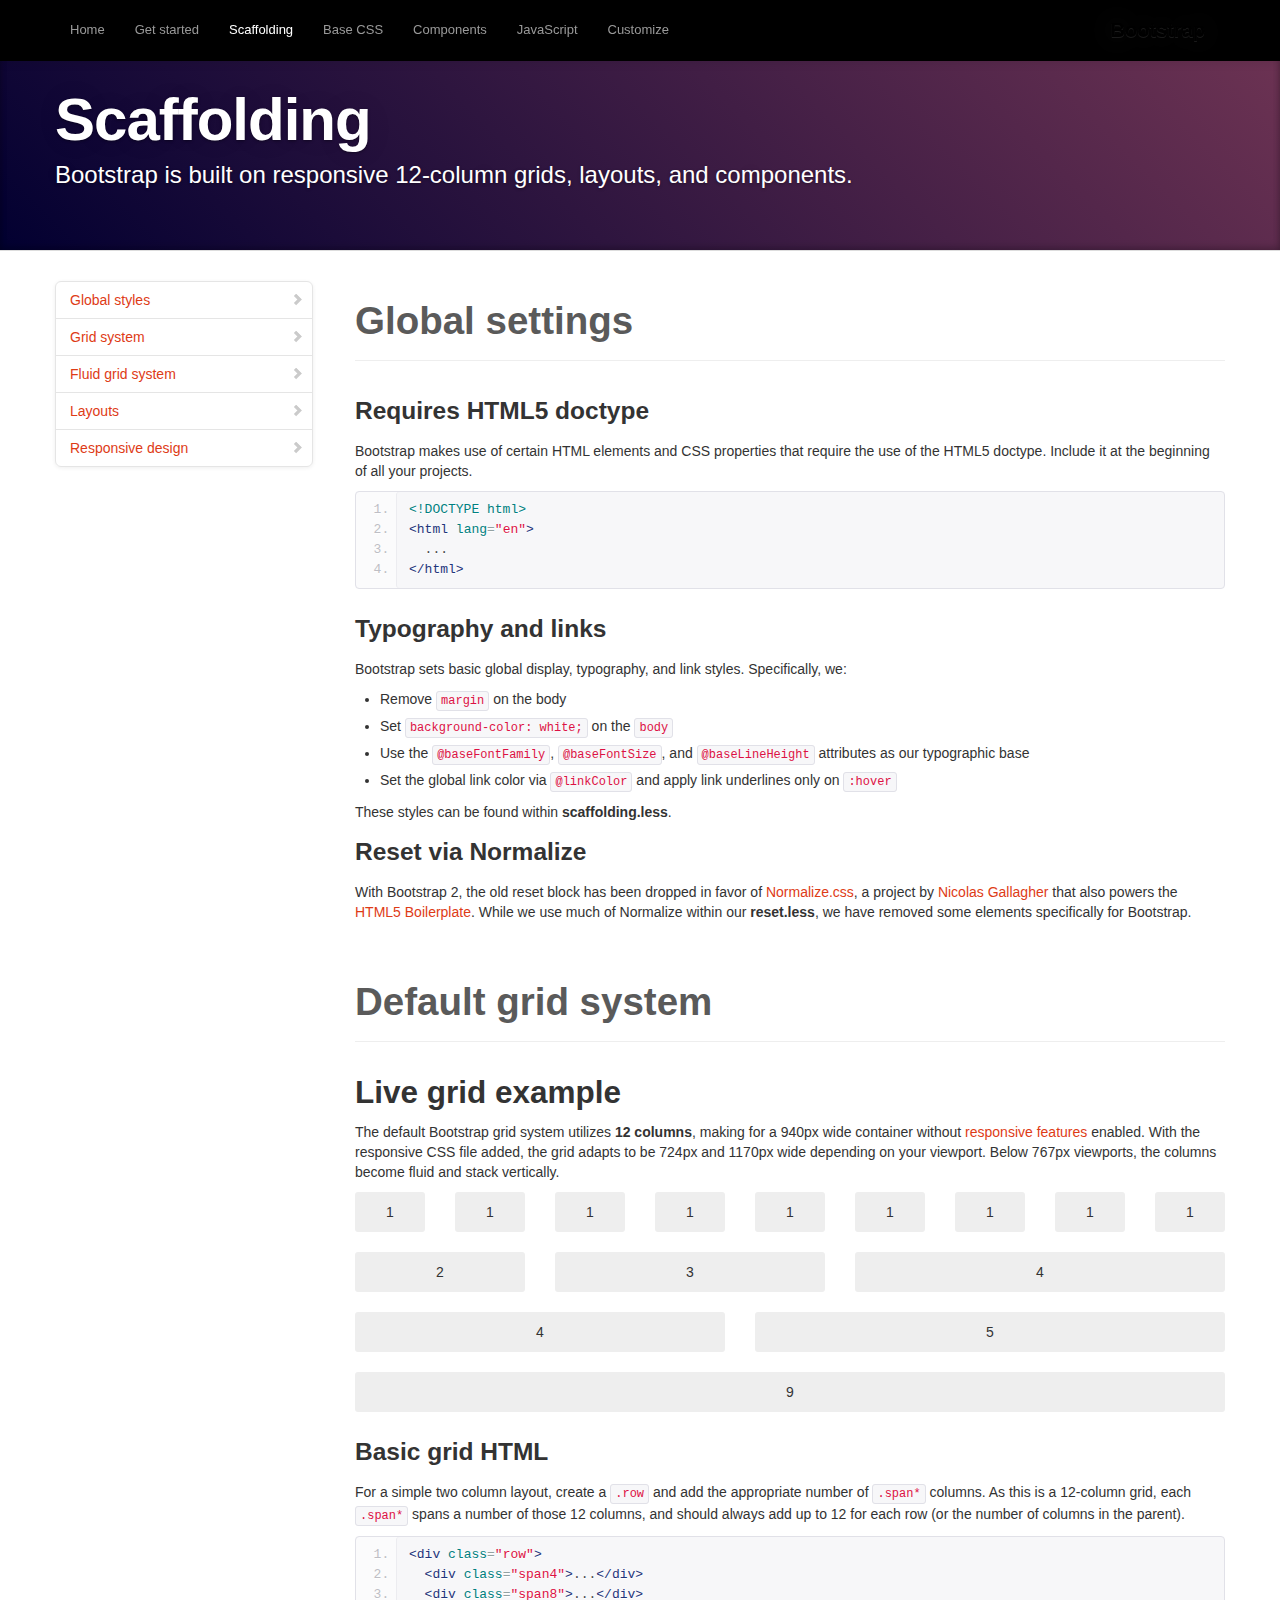
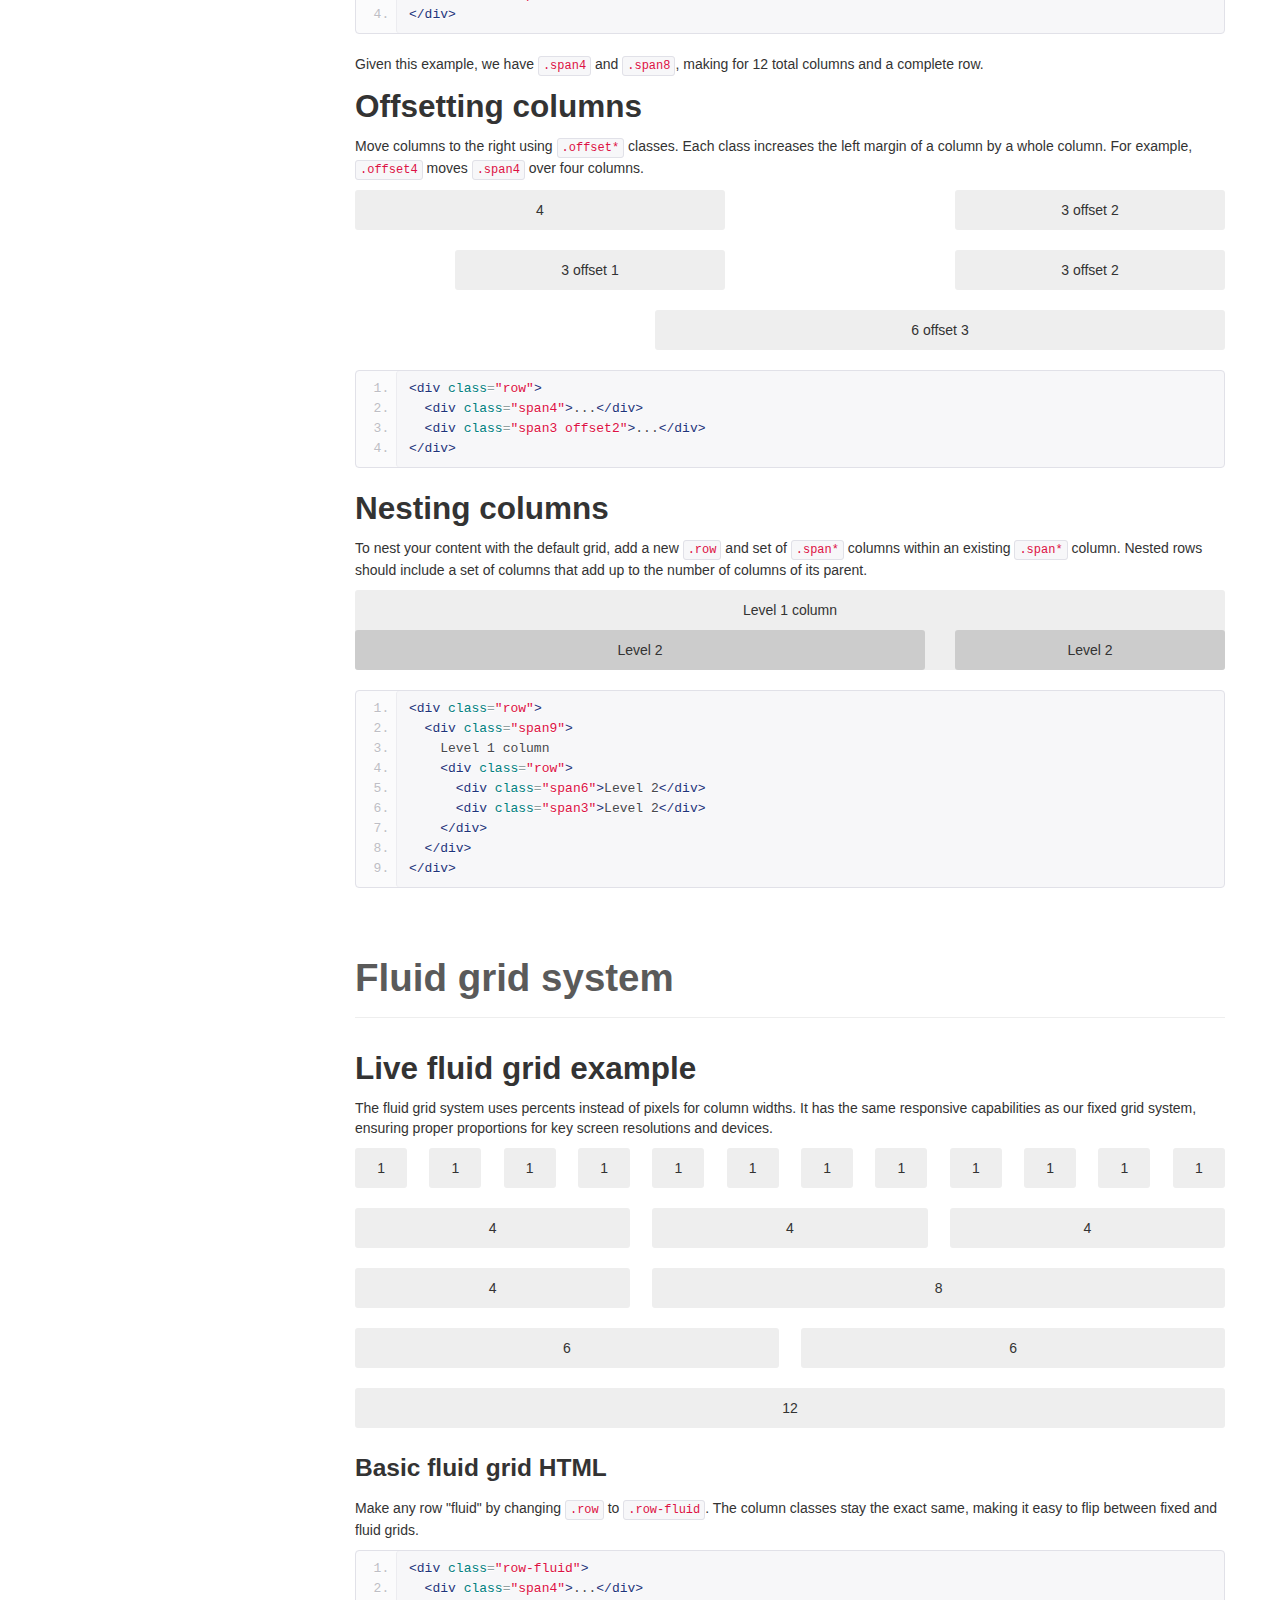
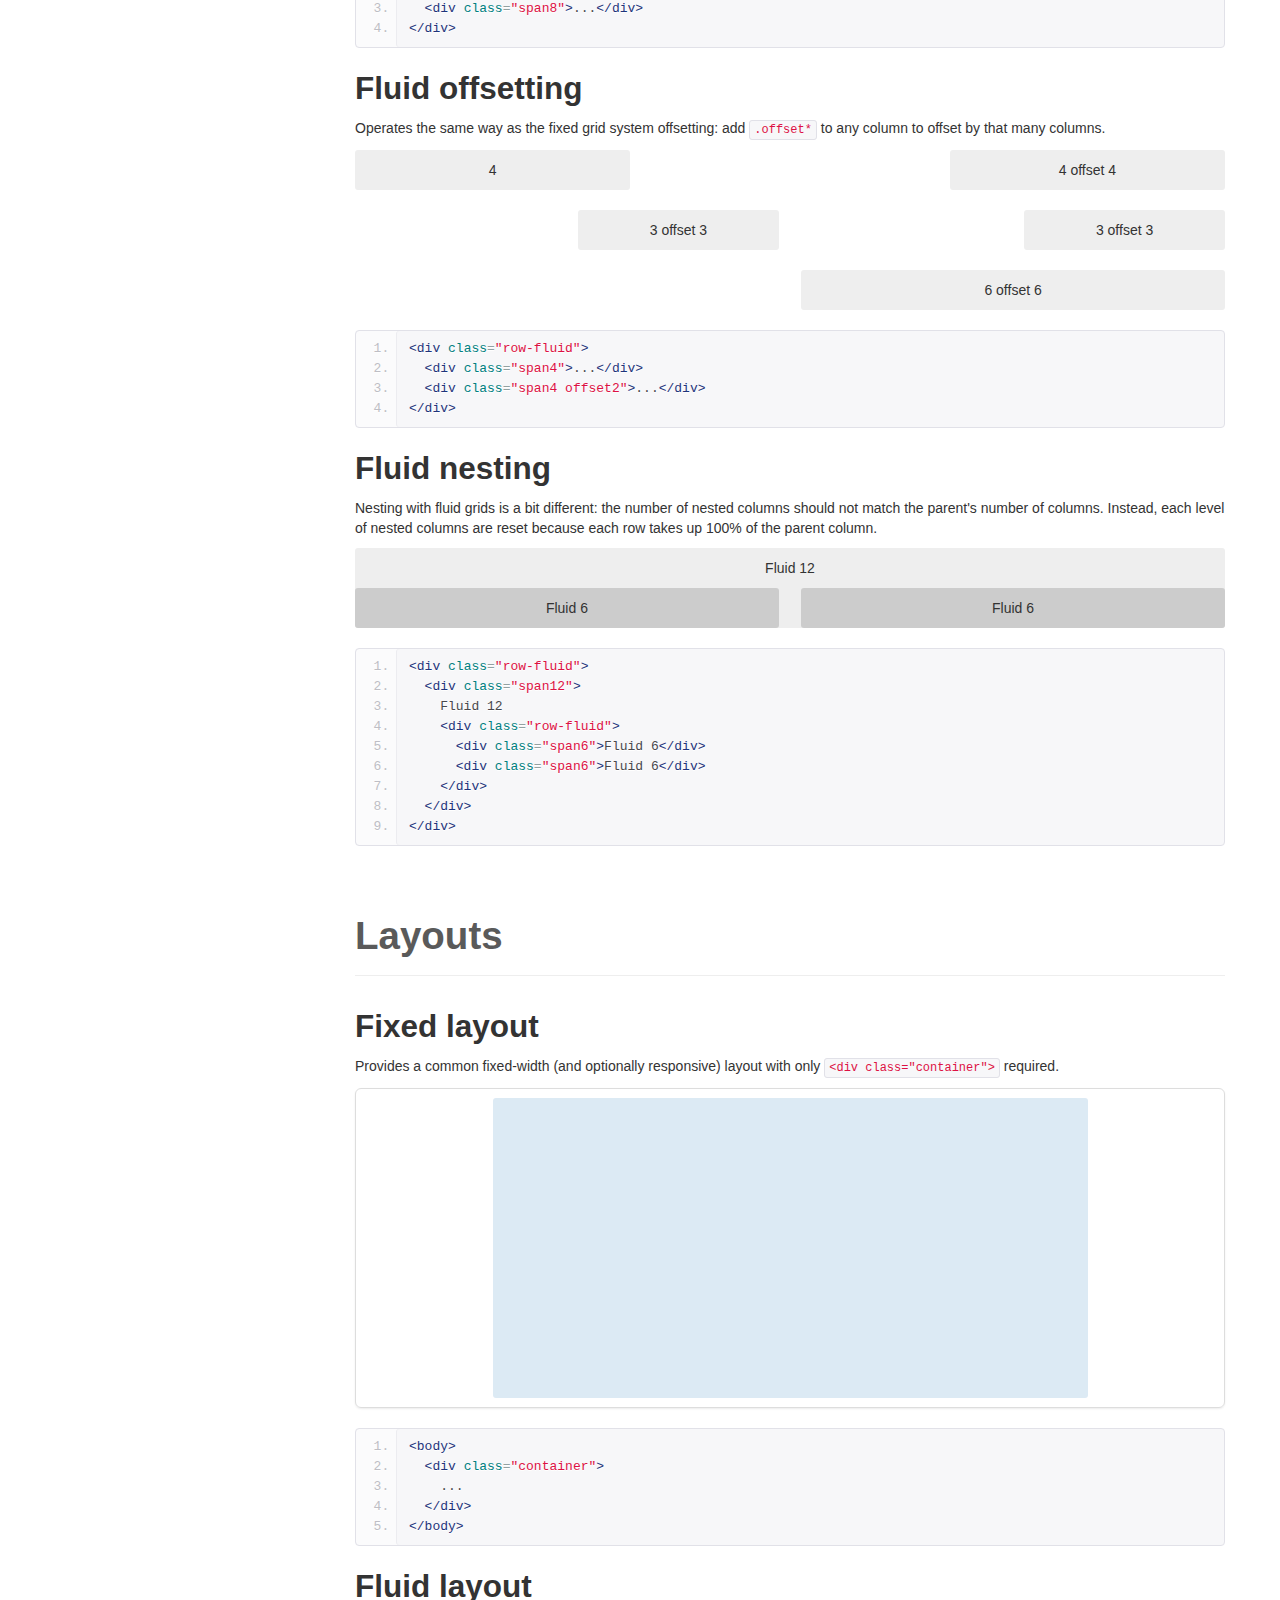
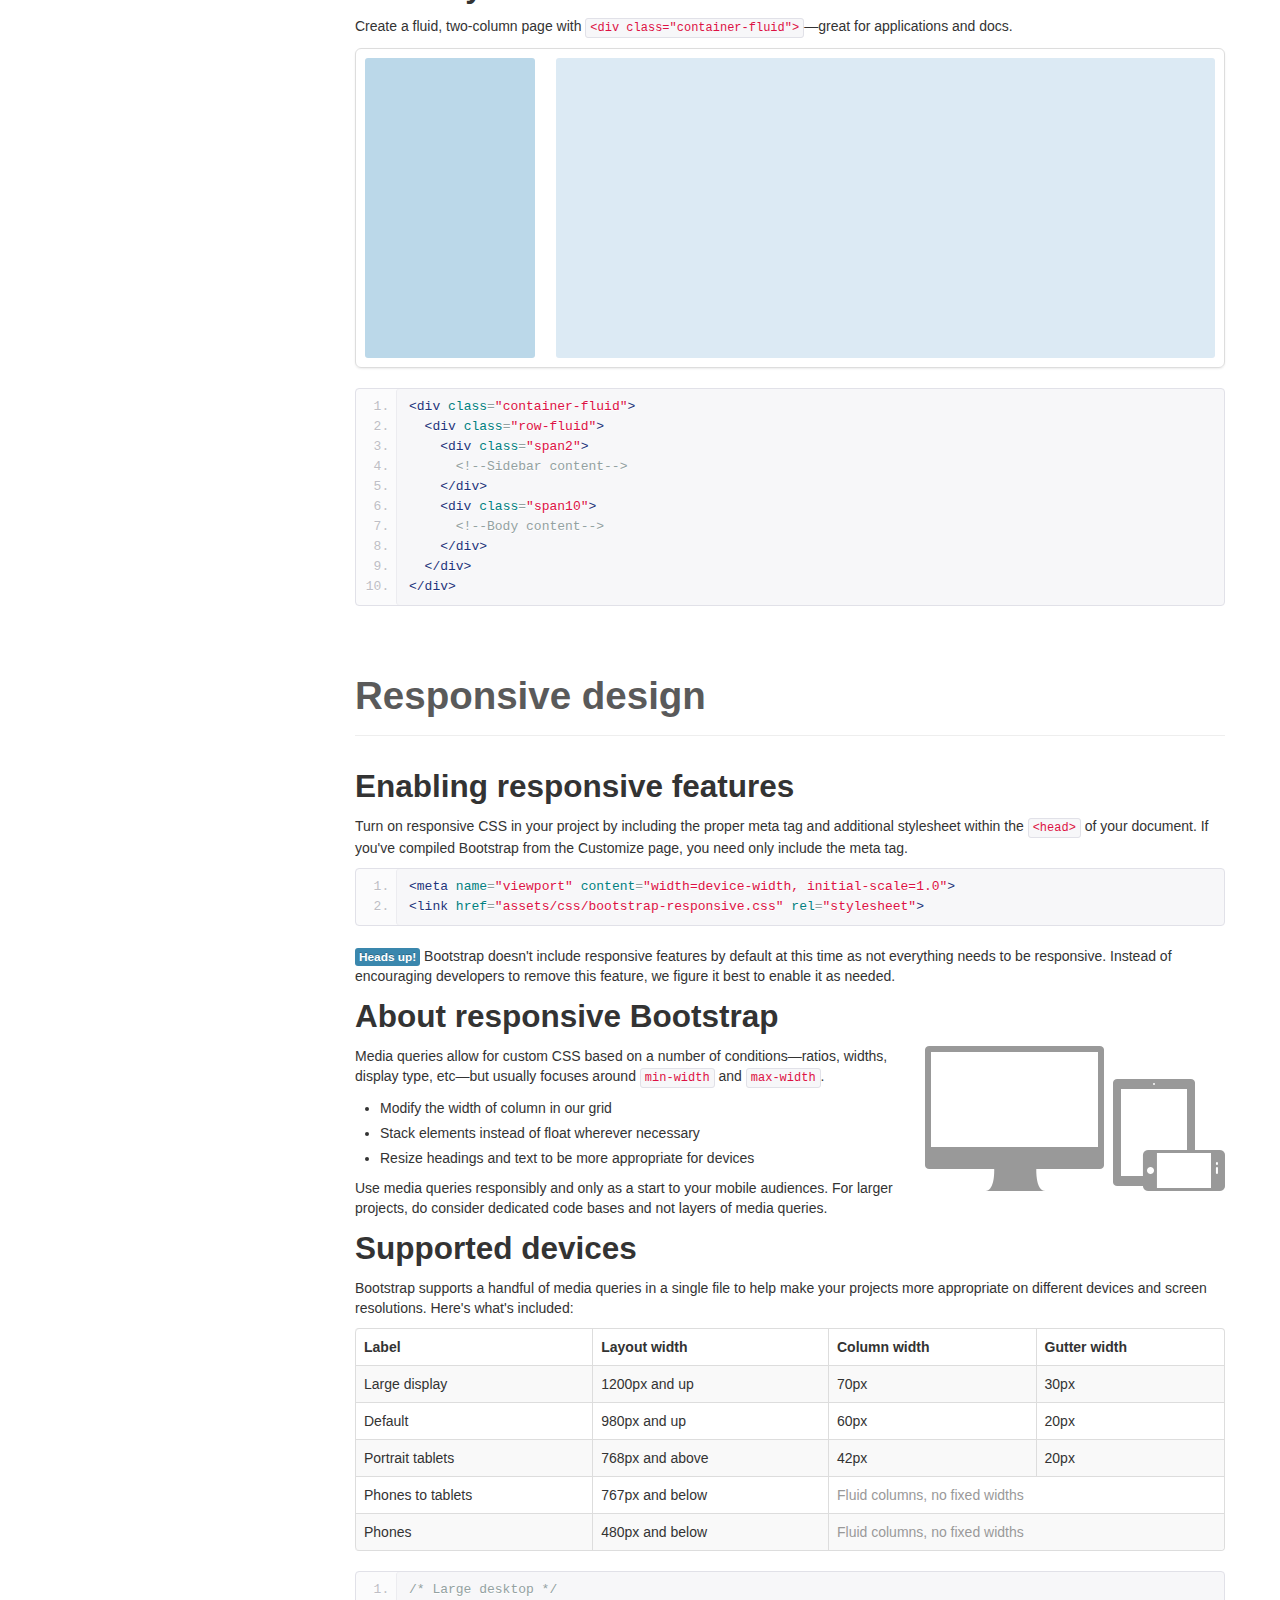
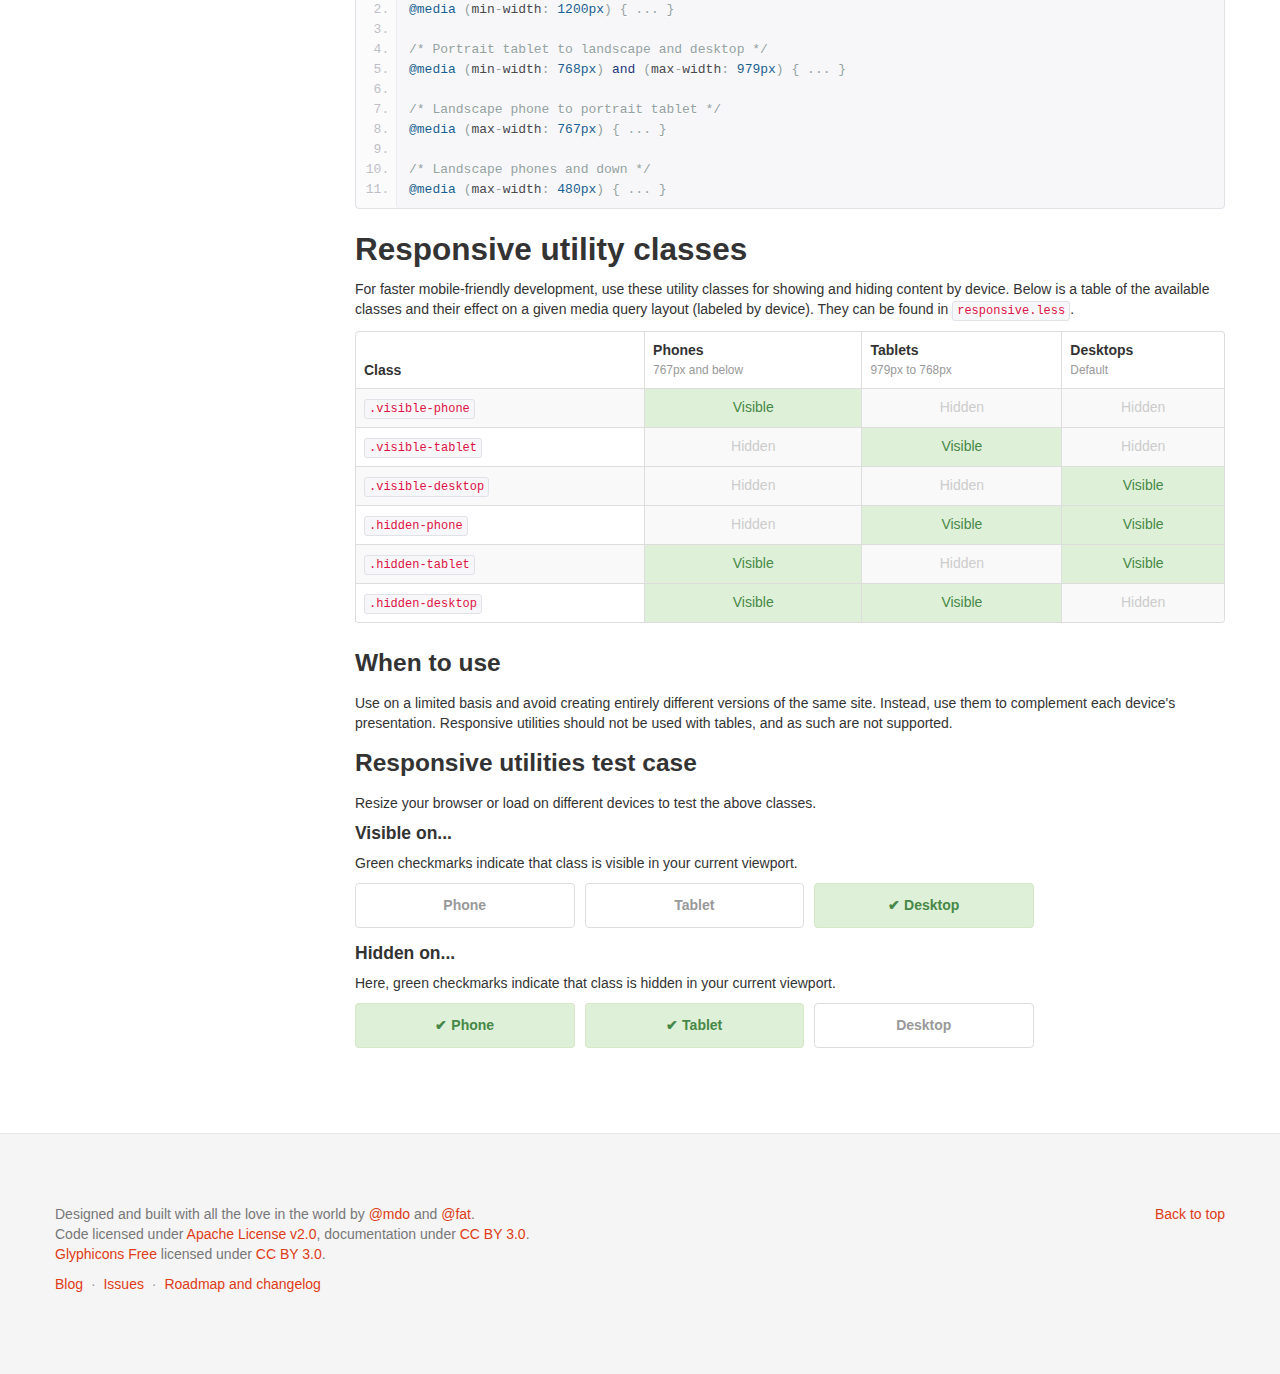
<file: scaffolding.html>
<!DOCTYPE html>
<html lang="en">
  <head>
    <meta charset="utf-8">
    <title>Scaffolding · Twitter Bootstrap</title>
    <meta name="viewport" content="width=device-width, initial-scale=1.0">
    <meta name="description" content="">
    <meta name="author" content="">

    <!-- Le styles -->
    <link href="assets/css/bootstrap.css" rel="stylesheet">
    <link href="assets/css/bootstrap-responsive.css" rel="stylesheet">
    <link href="assets/css/docs.css" rel="stylesheet">
    <link href="assets/js/google-code-prettify/prettify.css" rel="stylesheet">

    <!-- Le HTML5 shim, for IE6-8 support of HTML5 elements -->
    <!--[if lt IE 9]>
      <script src="http://html5shim.googlecode.com/svn/trunk/html5.js"></script>
    <![endif]-->

    <!-- Le fav and touch icons -->
    <link rel="shortcut icon" href="assets/ico/favicon.ico">
    <link rel="apple-touch-icon-precomposed" sizes="144x144" href="assets/ico/apple-touch-icon-144-precomposed.png">
    <link rel="apple-touch-icon-precomposed" sizes="114x114" href="assets/ico/apple-touch-icon-114-precomposed.png">
    <link rel="apple-touch-icon-precomposed" sizes="72x72" href="assets/ico/apple-touch-icon-72-precomposed.png">
    <link rel="apple-touch-icon-precomposed" href="assets/ico/apple-touch-icon-57-precomposed.png">

  </head>

  <body data-spy="scroll" data-target=".bs-docs-sidebar">

    <!-- Navbar
    ================================================== -->
    <div class="navbar navbar-inverse navbar-fixed-top">
      <div class="navbar-inner">
        <div class="container">
          <button type="button" class="btn btn-navbar" data-toggle="collapse" data-target=".nav-collapse">
            <span class="icon-bar"></span>
            <span class="icon-bar"></span>
            <span class="icon-bar"></span>
          </button>
          <a class="brand" href="./index.html">Bootstrap</a>
          <div class="nav-collapse collapse">
            <ul class="nav">
              <li class="">
                <a href="./index.html">Home</a>
              </li>
              <li class="">
                <a href="./getting-started.html">Get started</a>
              </li>
              <li class="active">
                <a href="./scaffolding.html">Scaffolding</a>
              </li>
              <li class="">
                <a href="./base-css.html">Base CSS</a>
              </li>
              <li class="">
                <a href="./components.html">Components</a>
              </li>
              <li class="">
                <a href="./javascript.html">JavaScript</a>
              </li>
              <li class="">
                <a href="./customize.html">Customize</a>
              </li>
            </ul>
          </div>
        </div>
      </div>
    </div>

<!-- Subhead
================================================== -->
<header class="jumbotron subhead" id="overview">
  <div class="container">
    <h1>Scaffolding</h1>
    <p class="lead">Bootstrap is built on responsive 12-column grids, layouts, and components.</p>
  </div>
</header>

  <div class="container">

    <!-- Docs nav
    ================================================== -->
    <div class="row">
      <div class="span3 bs-docs-sidebar">
        <ul class="nav nav-list bs-docs-sidenav">
          <li><a href="#global"><i class="icon-chevron-right"></i> Global styles</a></li>
          <li><a href="#gridSystem"><i class="icon-chevron-right"></i> Grid system</a></li>
          <li><a href="#fluidGridSystem"><i class="icon-chevron-right"></i> Fluid grid system</a></li>
          <li><a href="#layouts"><i class="icon-chevron-right"></i> Layouts</a></li>
          <li><a href="#responsive"><i class="icon-chevron-right"></i> Responsive design</a></li>
        </ul>
      </div>
      <div class="span9">



        <!-- Global Bootstrap settings
        ================================================== -->
        <section id="global">
          <div class="page-header">
            <h1>Global settings</h1>
          </div>

          <h3>Requires HTML5 doctype</h3>
          <p>Bootstrap makes use of certain HTML elements and CSS properties that require the use of the HTML5 doctype. Include it at the beginning of all your projects.</p>
<pre class="prettyprint linenums">
&lt;!DOCTYPE html&gt;
&lt;html lang="en"&gt;
  ...
&lt;/html&gt;
</pre>

          <h3>Typography and links</h3>
          <p>Bootstrap sets basic global display, typography, and link styles. Specifically, we:</p>
          <ul>
            <li>Remove <code>margin</code> on the body</li>
            <li>Set <code>background-color: white;</code> on the <code>body</code></li>
            <li>Use the <code>@baseFontFamily</code>, <code>@baseFontSize</code>, and <code>@baseLineHeight</code> attributes as our typographic base</li>
            <li>Set the global link color via <code>@linkColor</code> and apply link underlines only on <code>:hover</code></li>
          </ul>
          <p>These styles can be found within <strong>scaffolding.less</strong>.</p>

          <h3>Reset via Normalize</h3>
          <p>With Bootstrap 2, the old reset block has been dropped in favor of <a href="http://necolas.github.com/normalize.css/" target="_blank">Normalize.css</a>, a project by <a href="http://twitter.com/necolas" target="_blank">Nicolas Gallagher</a> that also powers the <a href="http://html5boilerplate.com" target="_blank">HTML5 Boilerplate</a>. While we use much of Normalize within our <strong>reset.less</strong>, we have removed some elements specifically for Bootstrap.</p>

        </section>




        <!-- Grid system
        ================================================== -->
        <section id="gridSystem">
          <div class="page-header">
            <h1>Default grid system</h1>
          </div>

          <h2>Live grid example</h2>
          <p>The default Bootstrap grid system utilizes <strong>12 columns</strong>, making for a 940px wide container without <a href="./scaffolding.html#responsive">responsive features</a> enabled. With the responsive CSS file added, the grid adapts to be 724px and 1170px wide depending on your viewport. Below 767px viewports, the columns become fluid and stack vertically.</p>
          <div class="bs-docs-grid">
            <div class="row show-grid">
              <div class="span1">1</div>
              <div class="span1">1</div>
              <div class="span1">1</div>
              <div class="span1">1</div>
              <div class="span1">1</div>
              <div class="span1">1</div>
              <div class="span1">1</div>
              <div class="span1">1</div>
              <div class="span1">1</div>
            </div>
            <div class="row show-grid">
              <div class="span2">2</div>
              <div class="span3">3</div>
              <div class="span4">4</div>
            </div>
            <div class="row show-grid">
              <div class="span4">4</div>
              <div class="span5">5</div>
            </div>
            <div class="row show-grid">
              <div class="span9">9</div>
            </div>
          </div>

          <h3>Basic grid HTML</h3>
          <p>For a simple two column layout, create a <code>.row</code> and add the appropriate number of <code>.span*</code> columns. As this is a 12-column grid, each <code>.span*</code> spans a number of those 12 columns, and should always add up to 12 for each row (or the number of columns in the parent).</p>
<pre class="prettyprint linenums">
&lt;div class="row"&gt;
  &lt;div class="span4"&gt;...&lt;/div&gt;
  &lt;div class="span8"&gt;...&lt;/div&gt;
&lt;/div&gt;
</pre>
          <p>Given this example, we have <code>.span4</code> and <code>.span8</code>, making for 12 total columns and a complete row.</p>

          <h2>Offsetting columns</h2>
          <p>Move columns to the right using <code>.offset*</code> classes. Each class increases the left margin of a column by a whole column. For example, <code>.offset4</code> moves <code>.span4</code> over four columns.</p>
          <div class="bs-docs-grid">
            <div class="row show-grid">
              <div class="span4">4</div>
              <div class="span3 offset2">3 offset 2</div>
            </div><!-- /row -->
            <div class="row show-grid">
              <div class="span3 offset1">3 offset 1</div>
              <div class="span3 offset2">3 offset 2</div>
            </div><!-- /row -->
            <div class="row show-grid">
              <div class="span6 offset3">6 offset 3</div>
            </div><!-- /row -->
          </div>
<pre class="prettyprint linenums">
&lt;div class="row"&gt;
  &lt;div class="span4"&gt;...&lt;/div&gt;
  &lt;div class="span3 offset2"&gt;...&lt;/div&gt;
&lt;/div&gt;
</pre>

          <h2>Nesting columns</h2>
          <p>To nest your content with the default grid, add a new <code>.row</code> and set of <code>.span*</code> columns within an existing <code>.span*</code> column. Nested rows should include a set of columns that add up to the number of columns of its parent.</p>
          <div class="row show-grid">
            <div class="span9">
              Level 1 column
              <div class="row show-grid">
                <div class="span6">
                  Level 2
                </div>
                <div class="span3">
                  Level 2
                </div>
              </div>
            </div>
          </div>
<pre class="prettyprint linenums">
&lt;div class="row"&gt;
  &lt;div class="span9"&gt;
    Level 1 column
    &lt;div class="row"&gt;
      &lt;div class="span6"&gt;Level 2&lt;/div&gt;
      &lt;div class="span3"&gt;Level 2&lt;/div&gt;
    &lt;/div&gt;
  &lt;/div&gt;
&lt;/div&gt;
</pre>
        </section>



        <!-- Fluid grid system
        ================================================== -->
        <section id="fluidGridSystem">
          <div class="page-header">
            <h1>Fluid grid system</h1>
          </div>

          <h2>Live fluid grid example</h2>
          <p>The fluid grid system uses percents instead of pixels for column widths. It has the same responsive capabilities as our fixed grid system, ensuring proper proportions for key screen resolutions and devices.</p>
          <div class="bs-docs-grid">
            <div class="row-fluid show-grid">
              <div class="span1">1</div>
              <div class="span1">1</div>
              <div class="span1">1</div>
              <div class="span1">1</div>
              <div class="span1">1</div>
              <div class="span1">1</div>
              <div class="span1">1</div>
              <div class="span1">1</div>
              <div class="span1">1</div>
              <div class="span1">1</div>
              <div class="span1">1</div>
              <div class="span1">1</div>
            </div>
            <div class="row-fluid show-grid">
              <div class="span4">4</div>
              <div class="span4">4</div>
              <div class="span4">4</div>
            </div>
            <div class="row-fluid show-grid">
              <div class="span4">4</div>
              <div class="span8">8</div>
            </div>
            <div class="row-fluid show-grid">
              <div class="span6">6</div>
              <div class="span6">6</div>
            </div>
            <div class="row-fluid show-grid">
              <div class="span12">12</div>
            </div>
          </div>

          <h3>Basic fluid grid HTML</h3>
          <p>Make any row "fluid" by changing <code>.row</code> to <code>.row-fluid</code>. The column classes stay the exact same, making it easy to flip between fixed and fluid grids.</p>
<pre class="prettyprint linenums">
&lt;div class="row-fluid"&gt;
  &lt;div class="span4"&gt;...&lt;/div&gt;
  &lt;div class="span8"&gt;...&lt;/div&gt;
&lt;/div&gt;
</pre>

          <h2>Fluid offsetting</h2>
          <p>Operates the same way as the fixed grid system offsetting: add <code>.offset*</code> to any column to offset by that many columns.</p>
          <div class="bs-docs-grid">
            <div class="row-fluid show-grid">
              <div class="span4">4</div>
              <div class="span4 offset4">4 offset 4</div>
            </div><!-- /row -->
            <div class="row-fluid show-grid">
              <div class="span3 offset3">3 offset 3</div>
              <div class="span3 offset3">3 offset 3</div>
            </div><!-- /row -->
            <div class="row-fluid show-grid">
              <div class="span6 offset6">6 offset 6</div>
            </div><!-- /row -->
          </div>
<pre class="prettyprint linenums">
&lt;div class="row-fluid"&gt;
  &lt;div class="span4"&gt;...&lt;/div&gt;
  &lt;div class="span4 offset2"&gt;...&lt;/div&gt;
&lt;/div&gt;
</pre>

          <h2>Fluid nesting</h2>
          <p>Nesting with fluid grids is a bit different: the number of nested columns should not match the parent's number of columns. Instead, each level of nested columns are reset because each row takes up 100% of the parent column.</p>
          <div class="row-fluid show-grid">
            <div class="span12">
              Fluid 12
              <div class="row-fluid show-grid">
                <div class="span6">
                  Fluid 6
                </div>
                <div class="span6">
                  Fluid 6
                </div>
              </div>
            </div>
          </div>
<pre class="prettyprint linenums">
&lt;div class="row-fluid"&gt;
  &lt;div class="span12"&gt;
    Fluid 12
    &lt;div class="row-fluid"&gt;
      &lt;div class="span6"&gt;Fluid 6&lt;/div&gt;
      &lt;div class="span6"&gt;Fluid 6&lt;/div&gt;
    &lt;/div&gt;
  &lt;/div&gt;
&lt;/div&gt;
</pre>

        </section>




        <!-- Layouts (Default and fluid)
        ================================================== -->
        <section id="layouts">
          <div class="page-header">
            <h1>Layouts</h1>
          </div>

          <h2>Fixed layout</h2>
          <p>Provides a common fixed-width (and optionally responsive) layout with only <code>&lt;div class="container"&gt;</code> required.</p>
          <div class="mini-layout">
            <div class="mini-layout-body"></div>
          </div>
<pre class="prettyprint linenums">
&lt;body&gt;
  &lt;div class="container"&gt;
    ...
  &lt;/div&gt;
&lt;/body&gt;
</pre>

          <h2>Fluid layout</h2>
          <p>Create a fluid, two-column page with <code>&lt;div class="container-fluid"&gt;</code>&mdash;great for applications and docs.</p>
          <div class="mini-layout fluid">
            <div class="mini-layout-sidebar"></div>
            <div class="mini-layout-body"></div>
          </div>
<pre class="prettyprint linenums">
&lt;div class="container-fluid"&gt;
  &lt;div class="row-fluid"&gt;
    &lt;div class="span2"&gt;
      &lt;!--Sidebar content--&gt;
    &lt;/div&gt;
    &lt;div class="span10"&gt;
      &lt;!--Body content--&gt;
    &lt;/div&gt;
  &lt;/div&gt;
&lt;/div&gt;
</pre>
        </section>




        <!-- Responsive design
        ================================================== -->
        <section id="responsive">
          <div class="page-header">
            <h1>Responsive design</h1>
          </div>

          <h2>Enabling responsive features</h2>
          <p>Turn on responsive CSS in your project by including the proper meta tag and additional stylesheet within the <code>&lt;head&gt;</code> of your document. If you've compiled Bootstrap from the Customize page, you need only include the meta tag.</p>
<pre class="prettyprint linenums">
&lt;meta name="viewport" content="width=device-width, initial-scale=1.0"&gt;
&lt;link href="assets/css/bootstrap-responsive.css" rel="stylesheet"&gt;
</pre>
          <p><span class="label label-info">Heads up!</span>  Bootstrap doesn't include responsive features by default at this time as not everything needs to be responsive. Instead of encouraging developers to remove this feature, we figure it best to enable it as needed.</p>

          <h2>About responsive Bootstrap</h2>
          <img src="assets/img/responsive-illustrations.png" alt="Responsive devices" style="float: right; margin: 0 0 20px 20px;">
          <p>Media queries allow for custom CSS based on a number of conditions&mdash;ratios, widths, display type, etc&mdash;but usually focuses around <code>min-width</code> and <code>max-width</code>.</p>
          <ul>
            <li>Modify the width of column in our grid</li>
            <li>Stack elements instead of float wherever necessary</li>
            <li>Resize headings and text to be more appropriate for devices</li>
          </ul>
          <p>Use media queries responsibly and only as a start to your mobile audiences. For larger projects, do consider dedicated code bases and not layers of media queries.</p>

          <h2>Supported devices</h2>
          <p>Bootstrap supports a handful of media queries in a single file to help make your projects more appropriate on different devices and screen resolutions. Here's what's included:</p>
          <table class="table table-bordered table-striped">
            <thead>
              <tr>
                <th>Label</th>
                <th>Layout width</th>
                <th>Column width</th>
                <th>Gutter width</th>
              </tr>
            </thead>
            <tbody>
              <tr>
                <td>Large display</td>
                <td>1200px and up</td>
                <td>70px</td>
                <td>30px</td>
              </tr>
              <tr>
                <td>Default</td>
                <td>980px and up</td>
                <td>60px</td>
                <td>20px</td>
              </tr>
              <tr>
                <td>Portrait tablets</td>
                <td>768px and above</td>
                <td>42px</td>
                <td>20px</td>
              </tr>
              <tr>
                <td>Phones to tablets</td>
                <td>767px and below</td>
                <td class="muted" colspan="2">Fluid columns, no fixed widths</td>
              </tr>
              <tr>
                <td>Phones</td>
                <td>480px and below</td>
                <td class="muted" colspan="2">Fluid columns, no fixed widths</td>
              </tr>
            </tbody>
          </table>
<pre class="prettyprint linenums">
/* Large desktop */
@media (min-width: 1200px) { ... }

/* Portrait tablet to landscape and desktop */
@media (min-width: 768px) and (max-width: 979px) { ... }

/* Landscape phone to portrait tablet */
@media (max-width: 767px) { ... }

/* Landscape phones and down */
@media (max-width: 480px) { ... }
</pre>


          <h2>Responsive utility classes</h2>
          <p>For faster mobile-friendly development, use these utility classes for showing and hiding content by device. Below is a table of the available classes and their effect on a given media query layout (labeled by device). They can be found in <code>responsive.less</code>.</p>
          <table class="table table-bordered table-striped responsive-utilities">
            <thead>
              <tr>
                <th>Class</th>
                <th>Phones <small>767px and below</small></th>
                <th>Tablets <small>979px to 768px</small></th>
                <th>Desktops <small>Default</small></th>
              </tr>
            </thead>
            <tbody>
              <tr>
                <th><code>.visible-phone</code></th>
                <td class="is-visible">Visible</td>
                <td class="is-hidden">Hidden</td>
                <td class="is-hidden">Hidden</td>
              </tr>
              <tr>
                <th><code>.visible-tablet</code></th>
                <td class="is-hidden">Hidden</td>
                <td class="is-visible">Visible</td>
                <td class="is-hidden">Hidden</td>
              </tr>
              <tr>
                <th><code>.visible-desktop</code></th>
                <td class="is-hidden">Hidden</td>
                <td class="is-hidden">Hidden</td>
                <td class="is-visible">Visible</td>
              </tr>
              <tr>
                <th><code>.hidden-phone</code></th>
                <td class="is-hidden">Hidden</td>
                <td class="is-visible">Visible</td>
                <td class="is-visible">Visible</td>
              </tr>
              <tr>
                <th><code>.hidden-tablet</code></th>
                <td class="is-visible">Visible</td>
                <td class="is-hidden">Hidden</td>
                <td class="is-visible">Visible</td>
              </tr>
              <tr>
                <th><code>.hidden-desktop</code></th>
                <td class="is-visible">Visible</td>
                <td class="is-visible">Visible</td>
                <td class="is-hidden">Hidden</td>
              </tr>
            </tbody>
          </table>

          <h3>When to use</h3>
          <p>Use on a limited basis and avoid creating entirely different versions of the same site. Instead, use them to complement each device's presentation. Responsive utilities should not be used with tables, and as such are not supported.</p>

          <h3>Responsive utilities test case</h3>
          <p>Resize your browser or load on different devices to test the above classes.</p>
          <h4>Visible on...</h4>
          <p>Green checkmarks indicate that class is visible in your current viewport.</p>
          <ul class="responsive-utilities-test">
            <li>Phone<span class="visible-phone">&#10004; Phone</span></li>
            <li>Tablet<span class="visible-tablet">&#10004; Tablet</span></li>
            <li>Desktop<span class="visible-desktop">&#10004; Desktop</span></li>
          </ul>
          <h4>Hidden on...</h4>
          <p>Here, green checkmarks indicate that class is hidden in your current viewport.</p>
          <ul class="responsive-utilities-test hidden-on">
            <li>Phone<span class="hidden-phone">&#10004; Phone</span></li>
            <li>Tablet<span class="hidden-tablet">&#10004; Tablet</span></li>
            <li>Desktop<span class="hidden-desktop">&#10004; Desktop</span></li>
          </ul>

        </section>



      </div>
    </div>

  </div>



    <!-- Footer
    ================================================== -->
    <footer class="footer">
      <div class="container">
        <p class="pull-right"><a href="#">Back to top</a></p>
        <p>Designed and built with all the love in the world by <a href="http://twitter.com/mdo" target="_blank">@mdo</a> and <a href="http://twitter.com/fat" target="_blank">@fat</a>.</p>
        <p>Code licensed under <a href="http://www.apache.org/licenses/LICENSE-2.0" target="_blank">Apache License v2.0</a>, documentation under <a href="http://creativecommons.org/licenses/by/3.0/">CC BY 3.0</a>.</p>
        <p><a href="http://glyphicons.com">Glyphicons Free</a> licensed under <a href="http://creativecommons.org/licenses/by/3.0/">CC BY 3.0</a>.</p>
        <ul class="footer-links">
          <li><a href="http://blog.getbootstrap.com">Blog</a></li>
          <li class="muted">&middot;</li>
          <li><a href="https://github.com/twitter/bootstrap/issues?state=open">Issues</a></li>
          <li class="muted">&middot;</li>
          <li><a href="https://github.com/twitter/bootstrap/wiki">Roadmap and changelog</a></li>
        </ul>
      </div>
    </footer>



    <!-- Le javascript
    ================================================== -->
    <!-- Placed at the end of the document so the pages load faster -->
    <script type="text/javascript" src="http://platform.twitter.com/widgets.js"></script>
    <script src="assets/js/jquery.js"></script>
    <script src="assets/js/google-code-prettify/prettify.js"></script>
    <script src="assets/js/bootstrap-transition.js"></script>
    <script src="assets/js/bootstrap-alert.js"></script>
    <script src="assets/js/bootstrap-modal.js"></script>
    <script src="assets/js/bootstrap-dropdown.js"></script>
    <script src="assets/js/bootstrap-scrollspy.js"></script>
    <script src="assets/js/bootstrap-tab.js"></script>
    <script src="assets/js/bootstrap-tooltip.js"></script>
    <script src="assets/js/bootstrap-popover.js"></script>
    <script src="assets/js/bootstrap-button.js"></script>
    <script src="assets/js/bootstrap-collapse.js"></script>
    <script src="assets/js/bootstrap-carousel.js"></script>
    <script src="assets/js/bootstrap-typeahead.js"></script>
    <script src="assets/js/bootstrap-affix.js"></script>
    <script src="assets/js/application.js"></script>



  </body>
</html>
</file>
<file: assets/js/google-code-prettify/prettify.css>
.com { color: #93a1a1; }
.lit { color: #195f91; }
.pun, .opn, .clo { color: #93a1a1; }
.fun { color: #dc322f; }
.str, .atv { color: #D14; }
.kwd, .prettyprint .tag { color: #1e347b; }
.typ, .atn, .dec, .var { color: teal; }
.pln { color: #48484c; }

.prettyprint {
  padding: 8px;
  background-color: #f7f7f9;
  border: 1px solid #e1e1e8;
}
.prettyprint.linenums {
  -webkit-box-shadow: inset 40px 0 0 #fbfbfc, inset 41px 0 0 #ececf0;
     -moz-box-shadow: inset 40px 0 0 #fbfbfc, inset 41px 0 0 #ececf0;
          box-shadow: inset 40px 0 0 #fbfbfc, inset 41px 0 0 #ececf0;
}

/* Specify class=linenums on a pre to get line numbering */
ol.linenums {
  margin: 0 0 0 33px; /* IE indents via margin-left */
}
ol.linenums li {
  padding-left: 12px;
  color: #bebec5;
  line-height: 20px;
  text-shadow: 0 1px 0 #fff;
}
</file>
<file: assets/css/docs.css>
/* Add additional stylesheets below
-------------------------------------------------- */
/*
  Bootstrap's documentation styles
  Special styles for presenting Bootstrap's documentation and examples
*/



/* Body and structure
-------------------------------------------------- */

body {
  position: relative;
  padding-top: 40px;
}

/* Code in headings */
h3 code {
  font-size: 14px;
  font-weight: normal;
}



/* Tweak navbar brand link to be super sleek
-------------------------------------------------- */

body > .navbar {
  font-size: 13px;
}

/* Change the docs' brand */
body > .navbar .brand {
  padding-right: 0;
  padding-left: 0;
  margin-left: 20px;
  float: right;
  font-weight: bold;
  color: #000;
  text-shadow: 0 1px 0 rgba(255,255,255,.1), 0 0 30px rgba(255,255,255,.125);
  -webkit-transition: all .2s linear;
     -moz-transition: all .2s linear;
          transition: all .2s linear;
}
body > .navbar .brand:hover {
  text-decoration: none;
  text-shadow: 0 1px 0 rgba(255,255,255,.1), 0 0 30px rgba(255,255,255,.4);
}


/* Sections
-------------------------------------------------- */

/* padding for in-page bookmarks and fixed navbar */
section {
  padding-top: 30px;
}
section > .page-header,
section > .lead {
  color: #5a5a5a;
}
section > ul li {
  margin-bottom: 5px;
}

/* Separators (hr) */
.bs-docs-separator {
  margin: 40px 0 39px;
}

/* Faded out hr */
hr.soften {
  height: 1px;
  margin: 70px 0;
  background-image: -webkit-linear-gradient(left, rgba(0,0,0,0), rgba(0,0,0,.1), rgba(0,0,0,0));
  background-image:    -moz-linear-gradient(left, rgba(0,0,0,0), rgba(0,0,0,.1), rgba(0,0,0,0));
  background-image:     -ms-linear-gradient(left, rgba(0,0,0,0), rgba(0,0,0,.1), rgba(0,0,0,0));
  background-image:      -o-linear-gradient(left, rgba(0,0,0,0), rgba(0,0,0,.1), rgba(0,0,0,0));
  border: 0;
}



/* Jumbotrons
-------------------------------------------------- */

/* Base class
------------------------- */
.jumbotron {
  position: relative;
  padding: 40px 0;
  color: #fff;
  text-align: center;
  text-shadow: 0 1px 3px rgba(0,0,0,.4), 0 0 30px rgba(0,0,0,.075);
  background: #020031; /* Old browsers */
  background: -moz-linear-gradient(45deg,  #020031 0%, #6d3353 100%); /* FF3.6+ */
  background: -webkit-gradient(linear, left bottom, right top, color-stop(0%,#020031), color-stop(100%,#6d3353)); /* Chrome,Safari4+ */
  background: -webkit-linear-gradient(45deg,  #020031 0%,#6d3353 100%); /* Chrome10+,Safari5.1+ */
  background: -o-linear-gradient(45deg,  #020031 0%,#6d3353 100%); /* Opera 11.10+ */
  background: -ms-linear-gradient(45deg,  #020031 0%,#6d3353 100%); /* IE10+ */
  background: linear-gradient(45deg,  #020031 0%,#6d3353 100%); /* W3C */
  filter: progid:DXImageTransform.Microsoft.gradient( startColorstr='#020031', endColorstr='#6d3353',GradientType=1 ); /* IE6-9 fallback on horizontal gradient */
  -webkit-box-shadow: inset 0 3px 7px rgba(0,0,0,.2), inset 0 -3px 7px rgba(0,0,0,.2);
     -moz-box-shadow: inset 0 3px 7px rgba(0,0,0,.2), inset 0 -3px 7px rgba(0,0,0,.2);
          box-shadow: inset 0 3px 7px rgba(0,0,0,.2), inset 0 -3px 7px rgba(0,0,0,.2);
}
.jumbotron h1 {
  font-size: 80px;
  font-weight: bold;
  letter-spacing: -1px;
  line-height: 1;
}
.jumbotron p {
  font-size: 24px;
  font-weight: 300;
  line-height: 1.25;
  margin-bottom: 30px;
}

/* Link styles (used on .masthead-links as well) */
.jumbotron a {
  color: #fff;
  -webkit-transition: all .2s ease-in-out;
     -moz-transition: all .2s ease-in-out;
          transition: all .2s ease-in-out;
}
.jumbotron a:hover {
  color: #fff;
}

/* Download button */
.masthead .btn {
  padding: 19px 60px;
  font-size: 24px;
  font-weight: 200;
  color: #fff; /* redeclare to override the `.jumbotron a` */
  border: 0;
  text-transform: uppercase;
  -webkit-border-radius: 6px;
     -moz-border-radius: 6px;
          border-radius: 6px;
  -webkit-box-shadow: inset 0 1px 0 rgba(255,255,255,.1), 0 1px 5px rgba(0,0,0,.25);
     -moz-box-shadow: inset 0 1px 0 rgba(255,255,255,.1), 0 1px 5px rgba(0,0,0,.25);
          box-shadow: inset 0 1px 0 rgba(255,255,255,.1), 0 1px 5px rgba(0,0,0,.25);
  -webkit-transition: none;
     -moz-transition: none;
          transition: none;
}
.masthead .btn:hover {
  -webkit-box-shadow: inset 0 1px 0 rgba(255,255,255,.1), 0 1px 5px rgba(0,0,0,.25);
     -moz-box-shadow: inset 0 1px 0 rgba(255,255,255,.1), 0 1px 5px rgba(0,0,0,.25);
          box-shadow: inset 0 1px 0 rgba(255,255,255,.1), 0 1px 5px rgba(0,0,0,.25);
}
.masthead .btn:active {
  -webkit-box-shadow: inset 0 2px 4px rgba(0,0,0,.1), 0 1px 0 rgba(255,255,255,.1);
     -moz-box-shadow: inset 0 2px 4px rgba(0,0,0,.1), 0 1px 0 rgba(255,255,255,.1);
          box-shadow: inset 0 2px 4px rgba(0,0,0,.1), 0 1px 0 rgba(255,255,255,.1);
}


/* Pattern overlay
------------------------- */
.jumbotron .container {
  position: relative;
  z-index: 2;
}
.jumbotron:after {
  content: '';
  display: block;
  position: absolute;
  top: 0;
  right: 0;
  bottom: 0;
  left: 0;
  opacity: .4;
}

/* Masthead (docs home)
------------------------- */
.masthead {
  padding: 140px 0 150px;
  margin-bottom: 0;
  color: #fff;
}
.masthead h1 {
  font-size: 120px;
  line-height: 1;
  letter-spacing: -2px;
}
.masthead p {
  font-size: 40px;
  font-weight: 200;
  line-height: 1.25;
}

/* Textual links in masthead */
.masthead-links {
  margin: 0;
  list-style: none;
}
.masthead-links li {
  display: inline;
  padding: 0 10px;
  color: rgba(255,255,255,.25);
}
.masthead-links li > a {
  color: rgba(255,255,255,.25);
}
.masthead-links li > a:hover {
  color: white;
}



.masthead-black {
  min-height: 100%;
  text-align: center;
  background-color: rgb(34, 34, 34);
  box-shadow: inset 0 0 1000px rgba(0, 0, 0, 1), 0 1px 10px rgba(0, 0, 0, 0.4);
}
.masthead-black h1 {
  margin-bottom: 30px;
  line-height: 80px;
  font-size: 135px;
  font-weight: 100;
  letter-spacing: -2px;
  text-transform: uppercase;
  text-rendering: optimizeLegibility;
  text-shadow: 0 0 10px rgba(0, 0, 0, 0.7);
}
.masthead-black h3 {
  margin-bottom: 20px;
  font-family: "Georgia", serif;
  text-rendering: optimizeLegibility;
  font-style: italic;
  font-weight: normal;
  text-shadow: 0 0 7px rgba(0, 0, 0, 0.7);
}
.masthead-black .fill, 
.masthead-black .photo {
  display: block;
  position: absolute;
  top: 0;
  right: 0;
  bottom: 0;
  left: 0;
  overflow: hidden;
}
.masthead-black .fill {
  background: rgba(0, 0, 0, 0.7);
}

.masthead-black .photo {
  background: rgb(17, 17, 17);
  width: 100%;
  min-height: 100%;
  opacity: 0;
  -webkit-transition: opacity .5s ease-in-out;
  -moz-transition: opacity .5s ease-in-out;
  transition: opacity .5s ease-in-out;
}
.masthead-black p {
  font-size: 20px;
}

.masthead-button {
  display: inline-block;
  padding: 0 70px;
  margin-bottom: 20px;
  font-size: 15px;
  font-weight: bold;
  line-height: 46px;
  color: #FFF;
  text-decoration: none;
  text-transform: uppercase;
  cursor: pointer;
  background: #de3b16;
  text-shadow: none;
  -webkit-border-radius: 3px;
     -moz-border-radius: 3px;
          border-radius: 3px;
  -webkit-transition: background-color 0.3s ease-in-out;
     -moz-transition: background-color 0.3s ease-in-out;
          transition: background-color 0.3s ease-in-out;
}

.masthead-button:hover {
  color: #fff;
  background: #ff3600;
  text-decoration: none;
}



/* #Media Queries
================================================== */

/* Mobile Landscape Size to Tablet Portrait (devices and browsers) */

@media only screen and (min-width: 480px) and (max-width: 767px) {
  .masthead-black {
    position: relative;
    height: 400px;
    min-height: auto;
    min-height: 0;
  }
  .masthead-black h1 {
    margin-bottom: 15px;
    font-size: 100px;
  }
}

/* Mobile Portrait Size to Mobile Landscape Size (devices and browsers) */

@media only screen and (max-width: 479px) {
  .masthead-black h1 {
    margin-bottom: 10px;
    font-size: 66px;
    font-weight: 300;
    line-height: 65px;
  }
  .masthead-black h3 {
    font-size: 20px;
  }
  .masthead-black {
    position: relative;
    height: 420px;
    min-height: 0;
  }
}



/* Social proof buttons from GitHub & Twitter */
.bs-docs-social {
  padding: 15px 0;
  text-align: center;
  background-color: #f5f5f5;
  border-top: 1px solid #fff;
  border-bottom: 1px solid #ddd;
}

/* Quick links on Home */
.bs-docs-social-buttons {
  margin-left: 0;
  margin-bottom: 0;
  padding-left: 0;
  list-style: none;
}
.bs-docs-social-buttons li {
  display: inline-block;
  padding: 5px 8px;
  line-height: 1;
  *display: inline;
  *zoom: 1;
}

/* Subhead (other pages)
------------------------- */
.subhead {
  text-align: left;
  border-bottom: 1px solid #ddd;
}
.subhead h1 {
  font-size: 60px;
}
.subhead p {
  margin-bottom: 20px;
}
.subhead .navbar {
  display: none;
}



/* Marketing section of Overview
-------------------------------------------------- */

.marketing {
  text-align: center;
  color: #5a5a5a;
}
.marketing h1 {
  margin: 60px 0 10px;
  font-size: 60px;
  font-weight: 200;
  line-height: 1;
  letter-spacing: -1px;
}
.marketing h2 {
  font-weight: 200;
  margin-bottom: 5px;
}
.marketing p {
  font-size: 16px;
  line-height: 1.5;
}
.marketing .marketing-byline {
  margin-bottom: 40px;
  font-size: 20px;
  font-weight: 300;
  line-height: 1.25;
  color: #999;
}
.marketing img {
  display: block;
  margin: 0 auto 30px;
}



/* Footer
-------------------------------------------------- */

.footer {
  padding: 70px 0;
  margin-top: 70px;
  border-top: 1px solid #e5e5e5;
  background-color: #f5f5f5;
}
.footer p {
  margin-bottom: 0;
  color: #777;
}
.footer-links {
  margin: 10px 0;
}
.footer-links li {
  display: inline;
  padding: 0 2px;
}
.footer-links li:first-child {
  padding-left: 0;
}



/* Special grid styles
-------------------------------------------------- */

.show-grid {
  margin-top: 10px;
  margin-bottom: 20px;
}
.show-grid [class*="span"] {
  background-color: #eee;
  text-align: center;
  -webkit-border-radius: 3px;
     -moz-border-radius: 3px;
          border-radius: 3px;
  min-height: 40px;
  line-height: 40px;
}
.show-grid:hover [class*="span"] {
  background: #ddd;
}
.show-grid .show-grid {
  margin-top: 0;
  margin-bottom: 0;
}
.show-grid .show-grid [class*="span"] {
  background-color: #ccc;
}



/* Mini layout previews
-------------------------------------------------- */
.mini-layout {
  border: 1px solid #ddd;
  -webkit-border-radius: 6px;
     -moz-border-radius: 6px;
          border-radius: 6px;
  -webkit-box-shadow: 0 1px 2px rgba(0,0,0,.075);
     -moz-box-shadow: 0 1px 2px rgba(0,0,0,.075);
          box-shadow: 0 1px 2px rgba(0,0,0,.075);
}
.mini-layout,
.mini-layout .mini-layout-body,
.mini-layout.fluid .mini-layout-sidebar {
  height: 300px;
}
.mini-layout {
  margin-bottom: 20px;
  padding: 9px;
}
.mini-layout div {
  -webkit-border-radius: 3px;
     -moz-border-radius: 3px;
          border-radius: 3px;
}
.mini-layout .mini-layout-body {
  background-color: #dceaf4;
  margin: 0 auto;
  width: 70%;
}
.mini-layout.fluid .mini-layout-sidebar,
.mini-layout.fluid .mini-layout-header,
.mini-layout.fluid .mini-layout-body {
  float: left;
}
.mini-layout.fluid .mini-layout-sidebar {
  background-color: #bbd8e9;
  width: 20%;
}
.mini-layout.fluid .mini-layout-body {
  width: 77.5%;
  margin-left: 2.5%;
}



/* Download page
-------------------------------------------------- */

.download .page-header {
  margin-top: 36px;
}
.page-header .toggle-all {
  margin-top: 5px;
}

/* Space out h3s when following a section */
.download h3 {
  margin-bottom: 5px;
}
.download-builder input + h3,
.download-builder .checkbox + h3 {
  margin-top: 9px;
}

/* Fields for variables */
.download-builder input[type=text] {
  margin-bottom: 9px;
  font-family: Menlo, Monaco, "Courier New", monospace;
  font-size: 12px;
  color: #d14;
}
.download-builder input[type=text]:focus {
  background-color: #fff;
}

/* Custom, larger checkbox labels */
.download .checkbox {
  padding: 6px 10px 6px 25px;
  font-size: 13px;
  line-height: 18px;
  color: #555;
  background-color: #f9f9f9;
  -webkit-border-radius: 3px;
     -moz-border-radius: 3px;
          border-radius: 3px;
  cursor: pointer;
}
.download .checkbox:hover {
  color: #333;
  background-color: #f5f5f5;
}
.download .checkbox small {
  font-size: 12px;
  color: #777;
}

/* Variables section */
#variables label {
  margin-bottom: 0;
}

/* Giant download button */
.download-btn {
  margin: 36px 0 108px;
}
#download p,
#download h4 {
  max-width: 50%;
  margin: 0 auto;
  color: #999;
  text-align: center;
}
#download h4 {
  margin-bottom: 0;
}
#download p {
  margin-bottom: 18px;
}
.download-btn .btn {
  display: block;
  width: auto;
  padding: 19px 24px;
  margin-bottom: 27px;
  font-size: 30px;
  line-height: 1;
  text-align: center;
  -webkit-border-radius: 6px;
     -moz-border-radius: 6px;
          border-radius: 6px;
}



/* Misc
-------------------------------------------------- */

/* Make tables spaced out a bit more */
h2 + table,
h3 + table,
h4 + table,
h2 + .row {
  margin-top: 5px;
}

/* Example sites showcase */
.example-sites {
  xmargin-left: 20px;
}
.example-sites img {
  max-width: 100%;
  margin: 0 auto;
}

.scrollspy-example {
  height: 200px;
  overflow: auto;
  position: relative;
}


/* Fake the :focus state to demo it */
.focused {
  border-color: rgba(82,168,236,.8);
  -webkit-box-shadow: inset 0 1px 3px rgba(0,0,0,.1), 0 0 8px rgba(82,168,236,.6);
     -moz-box-shadow: inset 0 1px 3px rgba(0,0,0,.1), 0 0 8px rgba(82,168,236,.6);
          box-shadow: inset 0 1px 3px rgba(0,0,0,.1), 0 0 8px rgba(82,168,236,.6);
  outline: 0;
}

/* For input sizes, make them display block */
.docs-input-sizes select,
.docs-input-sizes input[type=text] {
  display: block;
  margin-bottom: 9px;
}

/* Icons
------------------------- */
.the-icons {
  margin-left: 0;
  list-style: none;
}
.the-icons li {
  float: left;
  width: 25%;
  line-height: 25px;
}
.the-icons i:hover {
  background-color: rgba(255,0,0,.25);
}

/* Example page
------------------------- */
.bootstrap-examples p {
  font-size: 13px;
  line-height: 18px;
}
.bootstrap-examples .thumbnail {
  margin-bottom: 9px;
  background-color: #fff;
}



/* Bootstrap code examples
-------------------------------------------------- */

/* Base class */
.bs-docs-example {
  position: relative;
  margin: 15px 0;
  padding: 39px 19px 14px;
  *padding-top: 19px;
  background-color: #fff;
  border: 1px solid #ddd;
  -webkit-border-radius: 4px;
     -moz-border-radius: 4px;
          border-radius: 4px;
}

/* Echo out a label for the example */
.bs-docs-example:after {
  content: "Example";
  position: absolute;
  top: -1px;
  left: -1px;
  padding: 3px 7px;
  font-size: 12px;
  font-weight: bold;
  background-color: #f5f5f5;
  border: 1px solid #ddd;
  color: #9da0a4;
  -webkit-border-radius: 4px 0 4px 0;
     -moz-border-radius: 4px 0 4px 0;
          border-radius: 4px 0 4px 0;
}

/* Remove spacing between an example and it's code */
.bs-docs-example + .prettyprint {
  margin-top: -20px;
  padding-top: 15px;
}

/* Tweak examples
------------------------- */
.bs-docs-example > p:last-child {
  margin-bottom: 0;
}
.bs-docs-example .table,
.bs-docs-example .progress,
.bs-docs-example .well,
.bs-docs-example .alert,
.bs-docs-example .hero-unit,
.bs-docs-example .pagination,
.bs-docs-example .navbar,
.bs-docs-example > .nav,
.bs-docs-example blockquote {
  margin-bottom: 5px;
}
.bs-docs-example .pagination {
  margin-top: 0;
}
.bs-navbar-top-example,
.bs-navbar-bottom-example {
  z-index: 1;
  padding: 0;
  height: 90px;
  overflow: hidden; /* cut the drop shadows off */
}
.bs-navbar-top-example .navbar-fixed-top,
.bs-navbar-bottom-example .navbar-fixed-bottom {
  margin-left: 0;
  margin-right: 0;
}
.bs-navbar-top-example {
  -webkit-border-radius: 0 0 4px 4px;
     -moz-border-radius: 0 0 4px 4px;
          border-radius: 0 0 4px 4px;
}
.bs-navbar-top-example:after {
  top: auto;
  bottom: -1px;
  -webkit-border-radius: 0 4px 0 4px;
     -moz-border-radius: 0 4px 0 4px;
          border-radius: 0 4px 0 4px;
}
.bs-navbar-bottom-example {
  -webkit-border-radius: 4px 4px 0 0;
     -moz-border-radius: 4px 4px 0 0;
          border-radius: 4px 4px 0 0;
}
.bs-navbar-bottom-example .navbar {
  margin-bottom: 0;
}
form.bs-docs-example {
  padding-bottom: 19px;
}

/* Images */
.bs-docs-example-images img {
  margin: 10px;
  display: inline-block;
}

/* Tooltips */
.bs-docs-tooltip-examples {
  text-align: center;
  margin: 0 0 10px;
  list-style: none;
}
.bs-docs-tooltip-examples li {
  display: inline;
  padding: 0 10px;
}

/* Popovers */
.bs-docs-example-popover {
  padding-bottom: 24px;
  background-color: #f9f9f9;
}
.bs-docs-example-popover .popover {
  position: relative;
  display: block;
  float: left;
  width: 260px;
  margin: 20px;
}



/* Responsive docs
-------------------------------------------------- */

/* Utility classes table
------------------------- */
.responsive-utilities th small {
  display: block;
  font-weight: normal;
  color: #999;
}
.responsive-utilities tbody th {
  font-weight: normal;
}
.responsive-utilities td {
  text-align: center;
}
.responsive-utilities td.is-visible {
  color: #468847;
  background-color: #dff0d8 !important;
}
.responsive-utilities td.is-hidden {
  color: #ccc;
  background-color: #f9f9f9 !important;
}

/* Responsive tests
------------------------- */
.responsive-utilities-test {
  margin-top: 5px;
  margin-left: 0;
  list-style: none;
  overflow: hidden; /* clear floats */
}
.responsive-utilities-test li {
  position: relative;
  float: left;
  width: 25%;
  height: 43px;
  font-size: 14px;
  font-weight: bold;
  line-height: 43px;
  color: #999;
  text-align: center;
  border: 1px solid #ddd;
  -webkit-border-radius: 4px;
     -moz-border-radius: 4px;
          border-radius: 4px;
}
.responsive-utilities-test li + li {
  margin-left: 10px;
}
.responsive-utilities-test span {
  position: absolute;
  top:    -1px;
  left:   -1px;
  right:  -1px;
  bottom: -1px;
  -webkit-border-radius: 4px;
     -moz-border-radius: 4px;
          border-radius: 4px;
}
.responsive-utilities-test span {
  color: #468847;
  background-color: #dff0d8;
  border: 1px solid #d6e9c6;
}



/* Sidenav for Docs
-------------------------------------------------- */

.bs-docs-sidenav {
  width: 228px;
  margin: 30px 0 0;
  padding: 0;
  background-color: #fff;
  -webkit-border-radius: 6px;
     -moz-border-radius: 6px;
          border-radius: 6px;
  -webkit-box-shadow: 0 1px 4px rgba(0,0,0,.065);
     -moz-box-shadow: 0 1px 4px rgba(0,0,0,.065);
          box-shadow: 0 1px 4px rgba(0,0,0,.065);
}
.bs-docs-sidenav > li > a {
  display: block;
  width: 190px \9;
  margin: 0 0 -1px;
  padding: 8px 14px;
  border: 1px solid #e5e5e5;
}
.bs-docs-sidenav > li:first-child > a {
  -webkit-border-radius: 6px 6px 0 0;
     -moz-border-radius: 6px 6px 0 0;
          border-radius: 6px 6px 0 0;
}
.bs-docs-sidenav > li:last-child > a {
  -webkit-border-radius: 0 0 6px 6px;
     -moz-border-radius: 0 0 6px 6px;
          border-radius: 0 0 6px 6px;
}
.bs-docs-sidenav > .active > a {
  position: relative;
  z-index: 2;
  padding: 9px 15px;
  border: 0;
  text-shadow: 0 1px 0 rgba(0,0,0,.15);
  -webkit-box-shadow: inset 1px 0 0 rgba(0,0,0,.1), inset -1px 0 0 rgba(0,0,0,.1);
     -moz-box-shadow: inset 1px 0 0 rgba(0,0,0,.1), inset -1px 0 0 rgba(0,0,0,.1);
          box-shadow: inset 1px 0 0 rgba(0,0,0,.1), inset -1px 0 0 rgba(0,0,0,.1);
}
/* Chevrons */
.bs-docs-sidenav .icon-chevron-right {
  float: right;
  margin-top: 2px;
  margin-right: -6px;
  opacity: .25;
}
.bs-docs-sidenav > li > a:hover {
  background-color: #f5f5f5;
}
.bs-docs-sidenav a:hover .icon-chevron-right {
  opacity: .5;
}
.bs-docs-sidenav .active .icon-chevron-right,
.bs-docs-sidenav .active a:hover .icon-chevron-right {
  background-image: url(../img/glyphicons-halflings-white.png);
  opacity: 1;
}
.bs-docs-sidenav.affix {
  top: 40px;
}
.bs-docs-sidenav.affix-bottom {
  position: absolute;
  top: auto;
  bottom: 270px;
}




/* Responsive
-------------------------------------------------- */

/* Desktop large
------------------------- */
@media (min-width: 1200px) {
  .bs-docs-container {
    max-width: 970px;
  }
  .bs-docs-sidenav {
    width: 258px;
  }
  .bs-docs-sidenav > li > a {
    width: 230px \9; /* Override the previous IE8-9 hack */
  }
}

/* Desktop
------------------------- */
@media (max-width: 980px) {
  /* Unfloat brand */
  body > .navbar-fixed-top .brand {
    float: left;
    margin-left: 0;
    padding-left: 10px;
    padding-right: 10px;
  }

  /* Inline-block quick links for more spacing */
  .quick-links li {
    display: inline-block;
    margin: 5px;
  }

  /* When affixed, space properly */
  .bs-docs-sidenav {
    top: 0;
    margin-top: 30px;
    margin-right: 0;
  }
}

/* Tablet to desktop
------------------------- */
@media (min-width: 768px) and (max-width: 980px) {
  /* Remove any padding from the body */
  body {
    padding-top: 0;
  }
  /* Widen masthead and social buttons to fill body padding */
  .jumbotron {
    margin-top: -20px; /* Offset bottom margin on .navbar */
  }
  /* Adjust sidenav width */
  .bs-docs-sidenav {
    width: 166px;
    margin-top: 20px;
  }
  .bs-docs-sidenav.affix {
    top: 0;
  }
}

/* Tablet
------------------------- */
@media (max-width: 767px) {
  /* Remove any padding from the body */
  body {
    padding-top: 0;
  }

  /* Widen masthead and social buttons to fill body padding */
  .jumbotron {
    padding: 40px 20px;
    margin-top:   -20px; /* Offset bottom margin on .navbar */
    margin-right: -20px;
    margin-left:  -20px;
  }
  .masthead h1 {
    font-size: 90px;
  }
  .masthead p,
  .masthead .btn {
    font-size: 24px;
  }
  .marketing .span4 {
    margin-bottom: 40px;
  }
  .bs-docs-social {
    margin: 0 -20px;
  }

  /* Space out the show-grid examples */
  .show-grid [class*="span"] {
    margin-bottom: 5px;
  }

  /* Sidenav */
  .bs-docs-sidenav {
    width: auto;
    margin-bottom: 20px;
  }
  .bs-docs-sidenav.affix {
    position: static;
    width: auto;
    top: 0;
  }

  /* Unfloat the back to top link in footer */
  .footer {
    margin-left: -20px;
    margin-right: -20px;
    padding-left: 20px;
    padding-right: 20px;
  }
  .footer p {
    margin-bottom: 9px;
  }
}

/* Landscape phones
------------------------- */
@media (max-width: 480px) {
  /* Remove padding above jumbotron */
  body {
    padding-top: 0;
  }

  /* Change up some type stuff */
  h2 small {
    display: block;
  }

  /* Downsize the jumbotrons */
  .jumbotron h1 {
    font-size: 45px;
  }
  .jumbotron p,
  .jumbotron .btn {
    font-size: 18px;
  }
  .jumbotron .btn {
    display: block;
    margin: 0 auto;
  }

  /* center align subhead text like the masthead */
  .subhead h1,
  .subhead p {
    text-align: center;
  }

  /* Marketing on home */
  .marketing h1 {
    font-size: 30px;
  }
  .marketing-byline {
    font-size: 18px;
  }

  /* center example sites */
  .example-sites {
    margin-left: 0;
  }
  .example-sites > li {
    float: none;
    display: block;
    max-width: 280px;
    margin: 0 auto 18px;
    text-align: center;
  }
  .example-sites .thumbnail > img {
    max-width: 270px;
  }

  /* Do our best to make tables work in narrow viewports */
  table code {
    white-space: normal;
    word-wrap: break-word;
    word-break: break-all;
  }

  /* Modal example */
  .modal-example .modal {
    position: relative;
    top: auto;
    right: auto;
    bottom: auto;
    left: auto;
  }

  /* Tighten up footer */
  .footer {
    padding-top: 20px;
    padding-bottom: 20px;
  }
  /* Unfloat the back to top in footer to prevent odd text wrapping */
  .footer .pull-right {
    float: none;
  }
}
</file>
